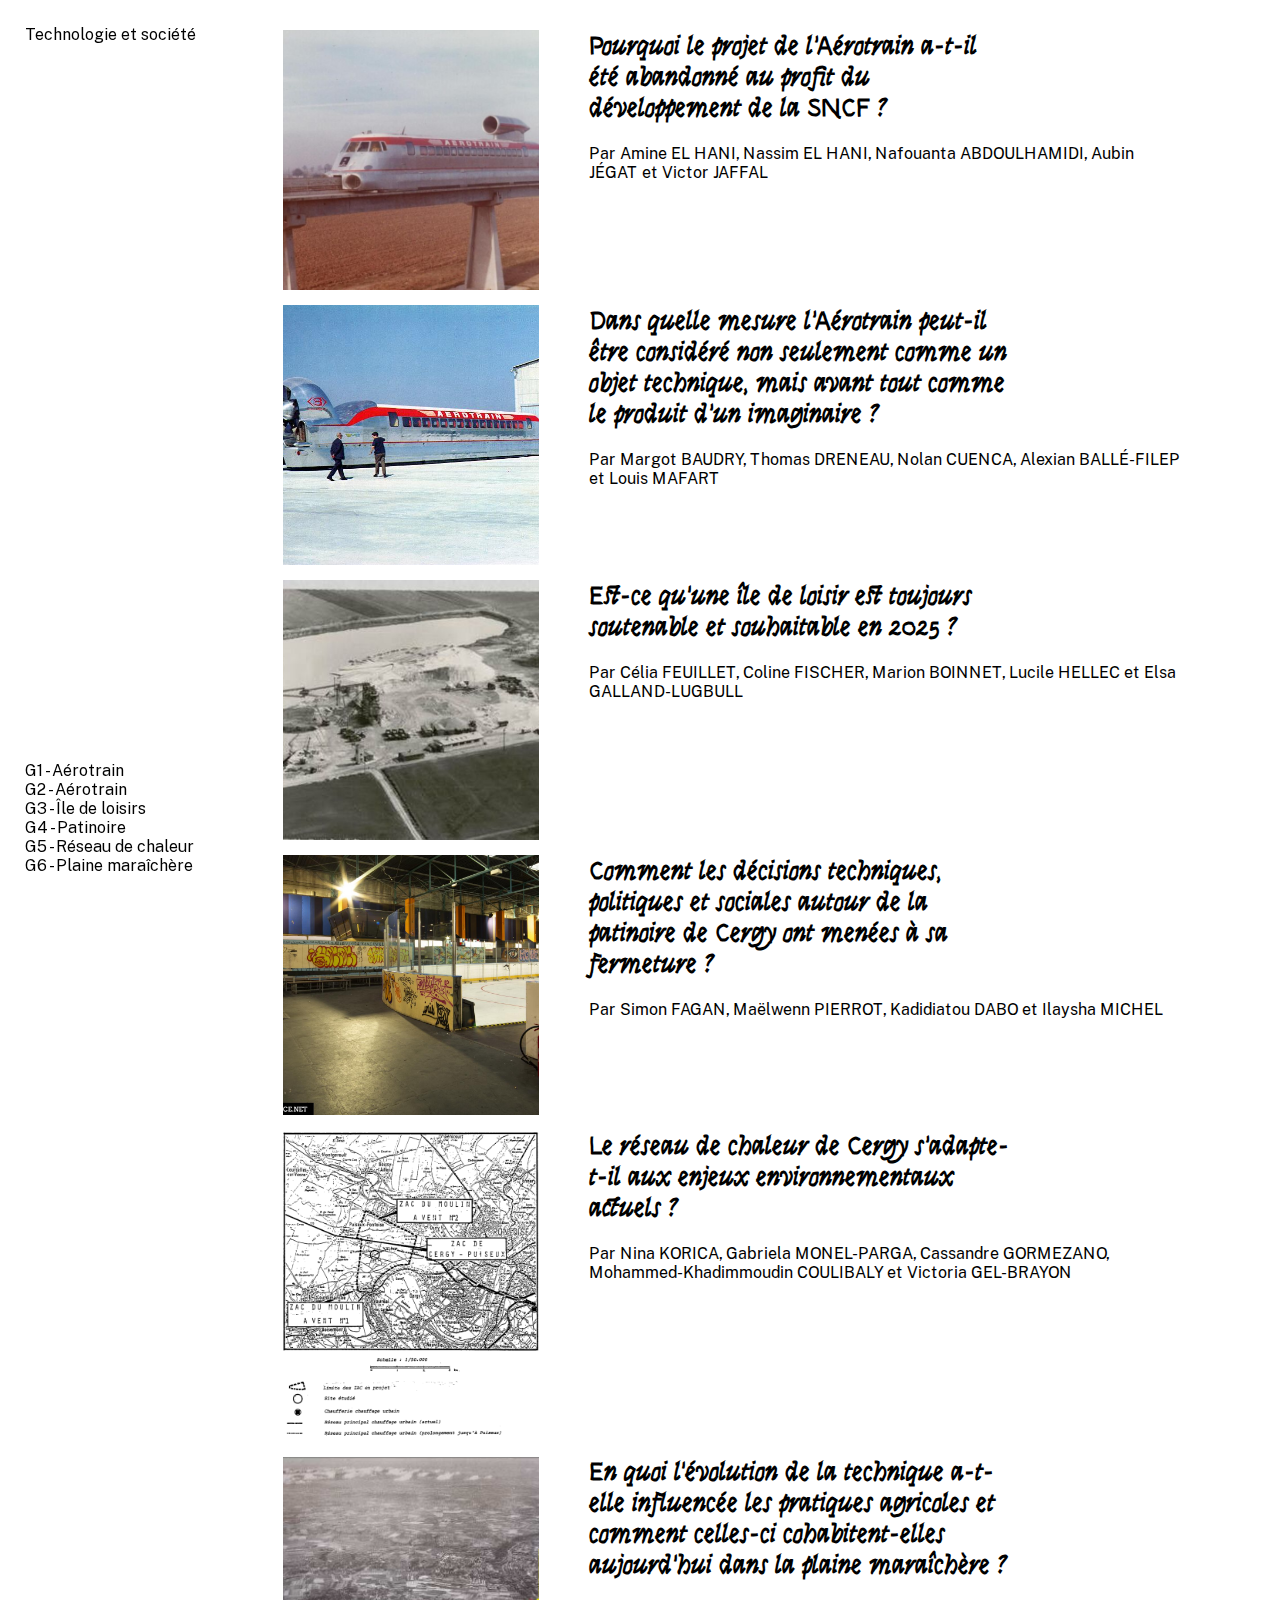
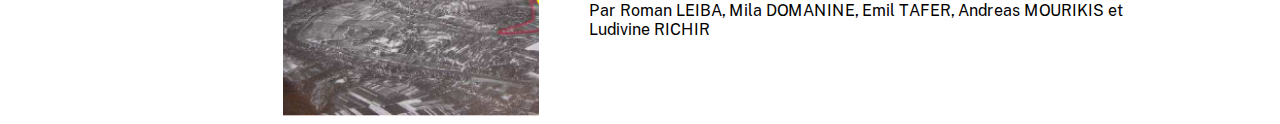
<file: index.html>
<!DOCTYPE html>
<html lang="en">
<head>
    <meta charset="UTF-8">
    <meta name="viewport" content="width=device-width, initial-scale=1.0">
    <title>Technologie et société</title>
    <link rel="stylesheet" type="text/css" href="style/main.css">
</head> 
<body>
    <div class="colonne1">
        <a href="index.html">Technologie et société</a>
        <nav>
            <a href="cas-etude/g1.html">G1 - Aérotrain</a>
            <a href="cas-etude/g2.html">G2 - Aérotrain</a>
            <a href="cas-etude/g3.html">G3 - Île de loisirs</a>
            <a href="cas-etude/g4.html">G4 - Patinoire</a>
            <a href="cas-etude/g5.html">G5 - Réseau de chaleur</a>
            <a href="cas-etude/g6.html">G6 - Plaine maraîchère</a>
        </nav>
    </div>
    <div id="colonne2">
        <article>
            <figure>
              <a href="cas-etude/g1.html"><img src="img/01-aerotrain.jpg"></a>
            </figure>  
            <header>
              <h2><a href="cas-etude/g1.html">Pourquoi le projet de l’Aérotrain a-t-il été abandonné au profit du développement de la SNCF ?</a></h2>
              <p>Par Amine EL HANI, Nassim EL HANI, Nafouanta ABDOULHAMIDI, Aubin JÉGAT et Victor JAFFAL</p>
            </header>
        </article>

        <article>
            <figure>
                <a href="cas-etude/g2.html"><img src="img/02-aerotrain.jpg"></a>
            </figure>  
            <header>
              <h2><a href="cas-etude/g2.html">Dans quelle mesure l’Aérotrain peut-il être considéré non seulement comme un objet technique, mais avant tout comme le produit d’un imaginaire ?</a></h2>
              <p>Par Margot BAUDRY, Thomas DRENEAU, Nolan CUENCA, Alexian BALLÉ-FILEP et Louis MAFART</p>
              </header>
        </article>

        <article>
            <figure>
                <a href="cas-etude/g3.html"><img src="img/03-ile-de-loisirs.jpg"></a>
            </figure>  
            <header>
              <h2><a href="cas-etude/g3.html">Est-ce qu'une île de loisir est toujours soutenable et souhaitable en 2025 ?</a></h2>
              <p>Par Célia FEUILLET, Coline FISCHER, Marion BOINNET, Lucile HELLEC et Elsa GALLAND-LUGBULL</p>
            </header>
        </article>

        <article>
            <figure>
                <a href="cas-etude/g4.html"><img src="img/04-patinoire.jpg"></a>
            </figure>  
            <header>
              <h2><a href="cas-etude/g4.html">Comment les décisions techniques, politiques et sociales autour de la patinoire de Cergy ont menées à sa fermeture ?</a></h2>
              <p>Par Simon FAGAN, Maëlwenn PIERROT, Kadidiatou DABO et Ilaysha MICHEL</p>
            </header>
        </article>

        <article>
            <figure>
                <a href="cas-etude/g5.html"><img src="img/05-geothermie.png"></a>
            </figure>  
            <header>
              <h2><a href="cas-etude/g5.html">Le réseau de chaleur de Cergy s’adapte-t-il aux enjeux environnementaux actuels ?</a></h2>
              <p>Par Nina KORICA, Gabriela MONEL-PARGA, Cassandre GORMEZANO, Mohammed-Khadimmoudin COULIBALY et Victoria GEL-BRAYON</p>
            </header>
        </article>

        <article>
            <figure>
                <a href="cas-etude/g6.html"><img src="img/06-plaine-maraichere.png"></a>
            </figure>  
            <header>
              <h2><a href="cas-etude/g6.html">En quoi l'évolution de la technique a-t-elle influencée les pratiques agricoles et comment celles-ci cohabitent-elles aujourd'hui dans la plaine maraîchère ?</a></h2>
              <p>Par Roman LEIBA, Mila DOMANINE, Emil TAFER, Andreas MOURIKIS et Ludivine RICHIR</p>
            </header>
        </article>
    </div>
</body>
</html>
</file>
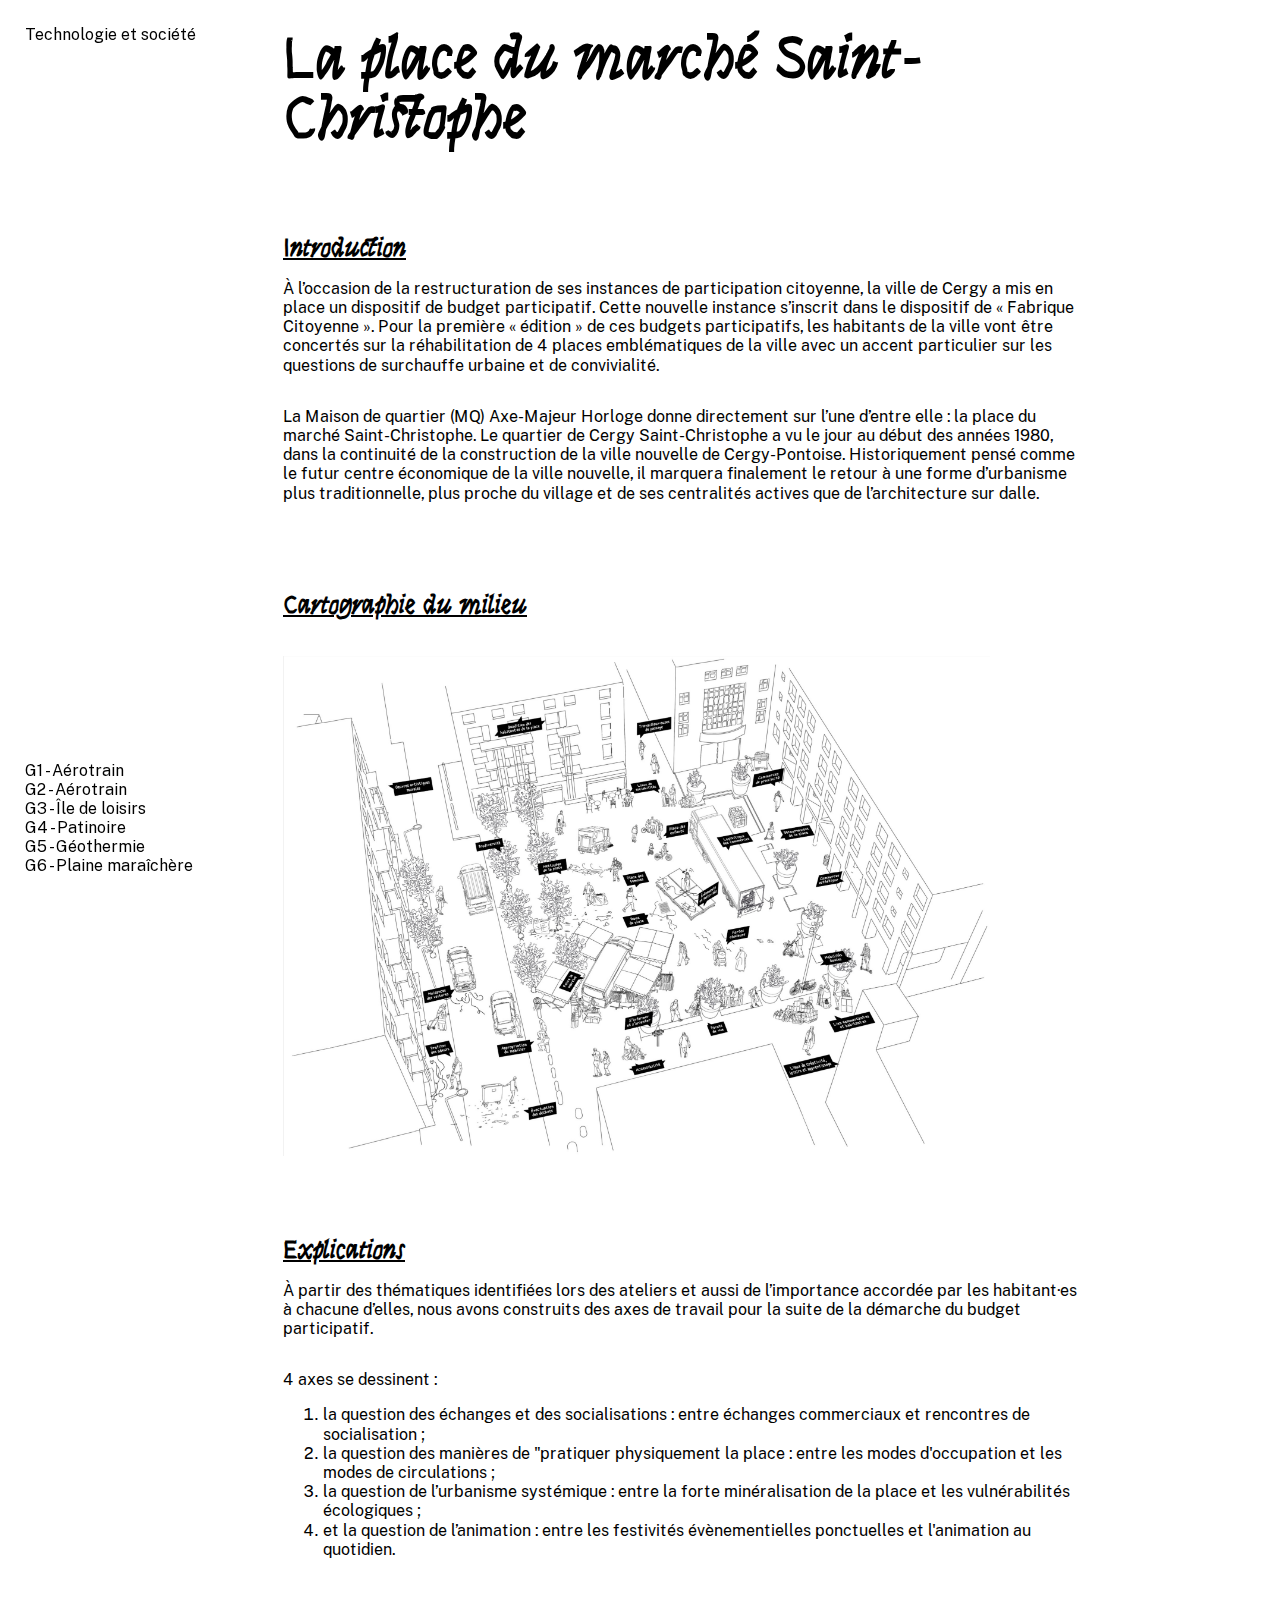
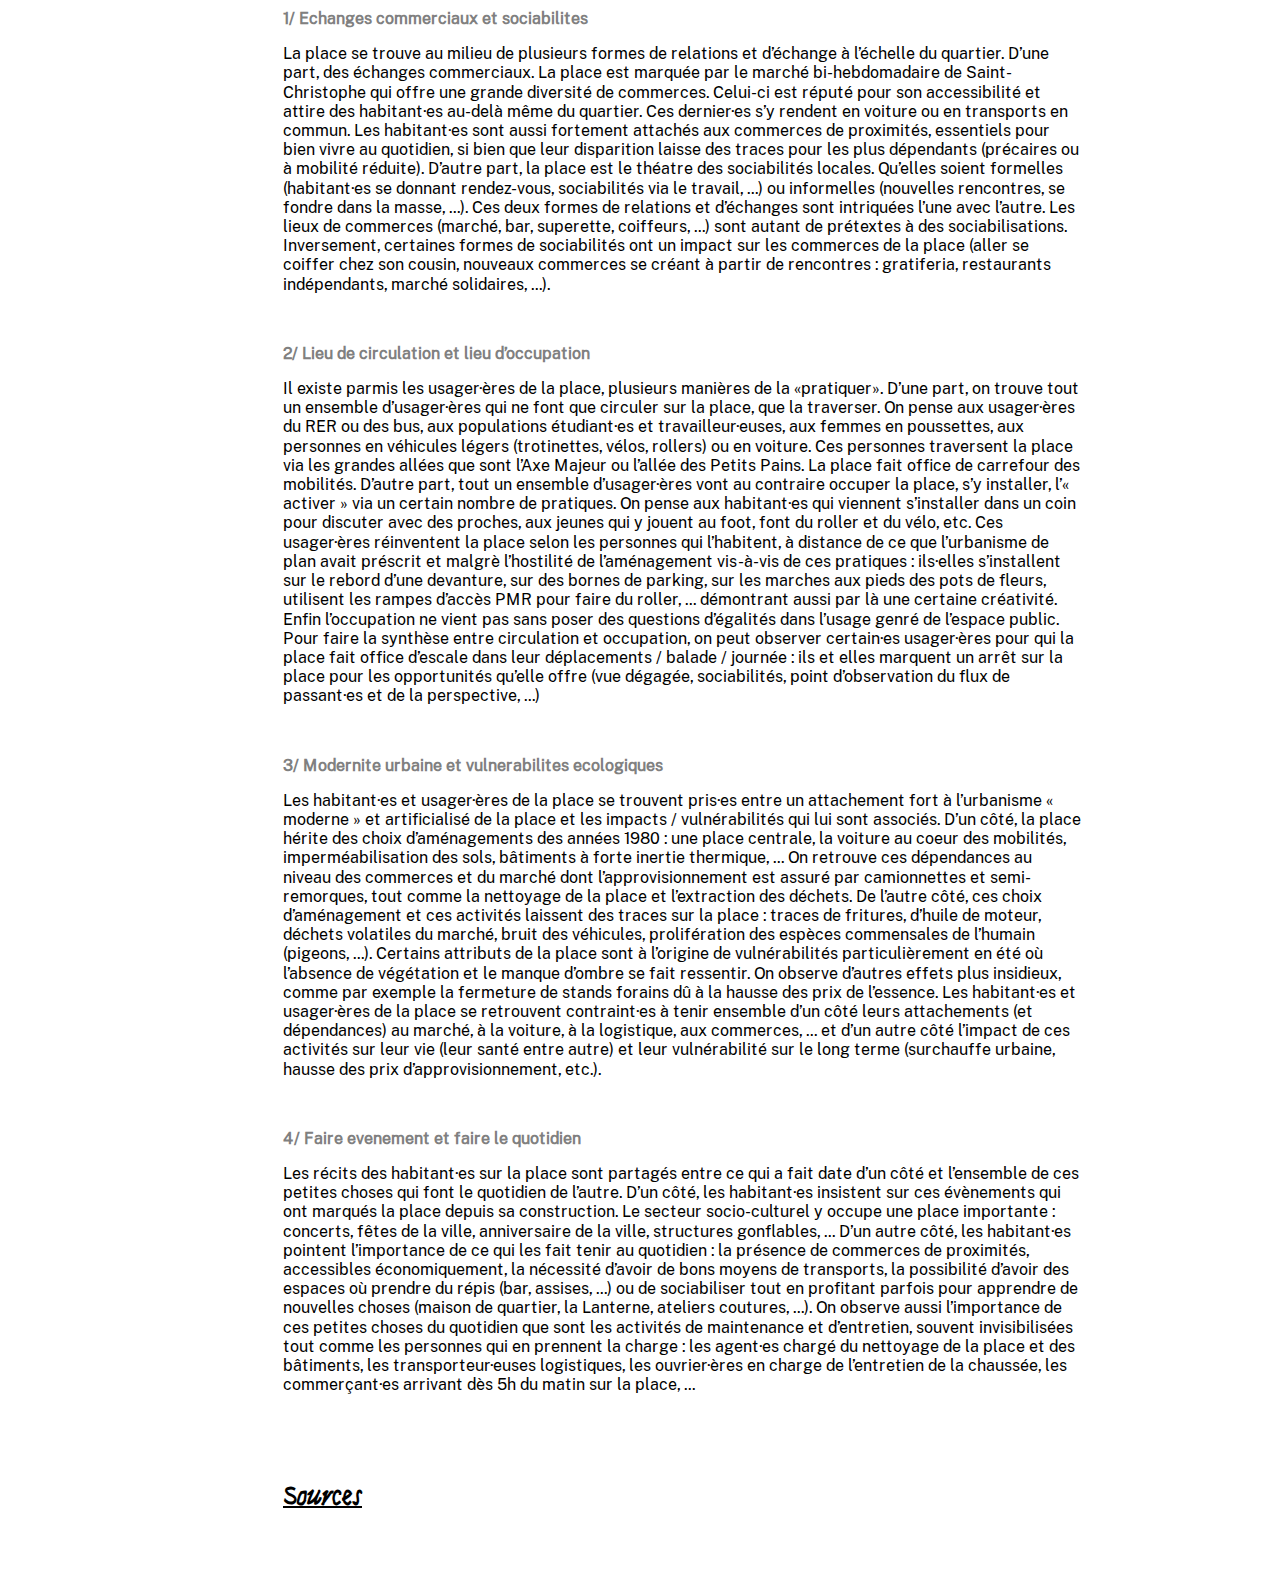
<file: cas-etude/g0.html>
<!DOCTYPE html>
<html lang="en">
<head>
    <meta charset="UTF-8">
    <meta name="viewport" content="width=device-width, initial-scale=1.0">
    <title>Technologie et société</title>
    <link rel="stylesheet" type="text/css" href="cas-etude.css">
</head> 
<body>
<div id="grid">
    <div class="colonne1">
        <a href="../index.html">Technologie et société</a>
        <nav>
            <a href="g1.html">G1 - Aérotrain</a>
            <a href="g2.html">G2 - Aérotrain</a>
            <a href="g3.html">G3 - Île de loisirs</a>
            <a href="g4.html">G4 - Patinoire</a>
            <a href="g5.html">G5 - Géothermie</a>
            <a href="g6.html">G6 - Plaine maraîchère</a>
        </nav>
    </div>
    <div class="colonne2">
        <h1>La place du marché Saint-Christophe</h1>
        <div class="blocdetexte">
            <h2>Introduction</h2>
                <p>À l’occasion de la restructuration de ses instances de participation citoyenne, la ville de Cergy a mis en place un dispositif de budget participatif. Cette nouvelle instance s’inscrit dans le dispositif de « Fabrique Citoyenne ». Pour la première « édition » de ces budgets participatifs, les habitants de la ville vont être concertés sur la réhabilitation de 4 places emblématiques de la ville avec un accent particulier sur les questions de surchauffe urbaine et de convivialité.</p>
                <p>La Maison de quartier (MQ) Axe-Majeur Horloge donne directement sur l’une d’entre elle : la place du marché Saint-Christophe. Le quartier de Cergy Saint-Christophe a vu le jour au début des années 1980, dans la continuité de la construction de la ville nouvelle de Cergy-Pontoise. Historiquement pensé comme le futur centre économique de la ville nouvelle, il marquera finalement le retour à une forme d’urbanisme plus traditionnelle, plus proche du village et de ses centralités actives que de l’architecture sur dalle.</p>
        </div>
            <h2 class="cartographie">Cartographie du milieu</h2>
                <img class="cartographie" src="../img/00-Cartographie-place.jpg">

        <div class="blocdetexte">
            <h2>Explications</h2>
                <p>À partir des thématiques identifiées lors des ateliers et aussi de l’importance accordée par les habitant·es à chacune d’elles, nous avons construits des axes de travail pour la suite de la démarche du budget participatif.
                <p>4 axes se dessinent :</p>
                <ol>
                    <li>la question des échanges et des socialisations : entre échanges commerciaux et rencontres de socialisation ;</li>
                    <li>la question des manières de "pratiquer physiquement la place : entre les modes d'occupation et les modes de circulations ;</li>
                    <li>la question de l’urbanisme systémique : entre la forte minéralisation de la place et les vulnérabilités écologiques ;</li>
                    <li>et la question de l’animation : entre les festivités évènementielles ponctuelles et l'animation au quotidien.</li>
                </ol>

                <h3>1/ Echanges commerciaux et sociabilites</h3>
                <p>La place se trouve au milieu de plusieurs formes de relations et d’échange à l’échelle du quartier. D’une part, des échanges commerciaux. La place est marquée par le marché bi-hebdomadaire de Saint-Christophe qui offre une grande diversité de commerces. Celui-ci est réputé pour son accessibilité et attire des habitant·es au-delà même du quartier. Ces dernier·es s’y rendent en voiture ou en transports en commun. Les habitant·es sont aussi fortement attachés aux commerces de proximités, essentiels pour bien vivre au quotidien, si bien que leur disparition laisse des traces pour les plus dépendants (précaires ou à mobilité réduite). D’autre part, la place est le théatre des sociabilités locales. Qu’elles soient formelles (habitant·es se donnant rendez-vous, sociabilités via le travail, ...) ou informelles (nouvelles rencontres, se fondre dans la masse, ...). Ces deux formes de relations et d’échanges sont intriquées l’une avec l’autre. Les lieux de commerces (marché, bar, superette, coiffeurs, ...) sont autant de prétextes à des sociabilisations. Inversement, certaines formes de sociabilités ont un impact sur les commerces de la place (aller se coiffer chez son cousin, nouveaux commerces se créant à partir de rencontres : gratiferia, restaurants indépendants, marché solidaires, ...).</p>

                <h3>2/ Lieu de circulation et lieu d’occupation</h3>
                <p>Il existe parmis les usager·ères de la place, plusieurs manières de la «pratiquer». D’une part, on trouve tout un ensemble d’usager·ères qui ne font que circuler sur la place, que la traverser. On pense aux usager·ères du RER ou des bus, aux populations étudiant·es et travailleur·euses, aux femmes en poussettes, aux personnes en véhicules légers (trotinettes, vélos, rollers) ou en voiture. Ces personnes traversent la place via les grandes allées que sont l’Axe Majeur ou l’allée des Petits Pains. La place fait office de carrefour des mobilités. D’autre part, tout un ensemble d’usager·ères vont au contraire occuper la place, s’y installer, l’« activer » via un certain nombre de pratiques. On pense aux habitant·es qui viennent s’installer dans un coin pour discuter avec des proches, aux jeunes qui y jouent au foot, font du roller et du vélo, etc. Ces usager·ères réinventent la place selon les personnes qui l’habitent, à distance de ce que l’urbanisme de plan avait préscrit et malgrè l’hostilité de l’aménagement vis-à-vis de ces pratiques : ils·elles s’installent sur le rebord d’une devanture, sur des bornes de parking, sur les marches aux pieds des pots de fleurs, utilisent les rampes d’accès PMR pour faire du roller, ... démontrant aussi par là une certaine créativité. Enfin l’occupation ne vient pas sans poser des questions d’égalités dans l’usage genré de l’espace public. Pour faire la synthèse entre circulation et occupation, on peut observer certain·es usager·ères pour qui la place fait office d’escale dans leur déplacements / balade / journée : ils et elles marquent un arrêt sur la place pour les opportunités qu’elle offre (vue dégagée, sociabilités, point d’observation du flux de passant·es et de la perspective, ...)</p>

                <h3>3/ Modernite urbaine et vulnerabilites ecologiques</h3>
                <p>Les habitant·es et usager·ères de la place se trouvent pris·es entre un attachement fort à l’urbanisme « moderne » et artificialisé de la place et les impacts / vulnérabilités qui lui sont associés. D’un côté, la place hérite des choix d’aménagements des années 1980 : une place centrale, la voiture au coeur des mobilités, imperméabilisation des sols, bâtiments à forte inertie thermique, ... On retrouve ces dépendances au niveau des commerces et du marché dont l’approvisionnement est assuré par camionnettes et semi-remorques, tout comme la nettoyage de la place et l’extraction des déchets. De l’autre côté, ces choix d’aménagement et ces activités laissent des traces sur la place : traces de fritures, d’huile de moteur, déchets volatiles du marché, bruit des véhicules, prolifération des espèces commensales de l’humain (pigeons, ...). Certains attributs de la place sont à l’origine de vulnérabilités particulièrement en été où l’absence de végétation et le manque d’ombre se fait ressentir. On observe d’autres effets plus insidieux, comme par exemple la fermeture de stands forains dû à la hausse des prix de l’essence. Les habitant·es et usager·ères de la place se retrouvent contraint·es à tenir ensemble d’un côté leurs attachements (et dépendances) au marché, à la voiture, à la logistique, aux commerces, ... et d’un autre côté l’impact de ces activités sur leur vie (leur santé entre autre) et leur vulnérabilité sur le long terme (surchauffe urbaine, hausse des prix d’approvisionnement, etc.).</p>

                <h3>4/ Faire evenement et faire le quotidien</h3>
                <p>Les récits des habitant·es sur la place sont partagés entre ce qui a fait date d’un côté et l’ensemble de ces petites choses qui font le quotidien de l’autre. D’un côté, les habitant·es insistent sur ces évènements qui ont marqués la place depuis sa construction. Le secteur socio-culturel y occupe une place importante : concerts, fêtes de la ville, anniversaire de la ville, structures gonflables, ... D’un autre côté, les habitant·es pointent l’importance de ce qui les fait tenir au quotidien : la présence de commerces de proximités, accessibles économiquement, la nécessité d’avoir de bons moyens de transports, la possibilité d’avoir des espaces où prendre du répis (bar, assises, ...) ou de sociabiliser tout en profitant parfois pour apprendre de nouvelles choses (maison de quartier, la Lanterne, ateliers coutures, ...). On observe aussi l’importance de ces petites choses du quotidien que sont les activités de maintenance et d’entretien, souvent invisibilisées tout comme les personnes qui en prennent la charge : les agent·es chargé du nettoyage de la place et des bâtiments, les transporteur·euses logistiques, les ouvrier·ères en charge de l’entretien de la chaussée, les commerçant·es arrivant dès 5h du matin sur la place, ...</p>
        </div> 

        <div class="blocdetexte">
            <h2>Sources</h2>
        </div>
    </div>
</div>
</body>
</html>
</file>
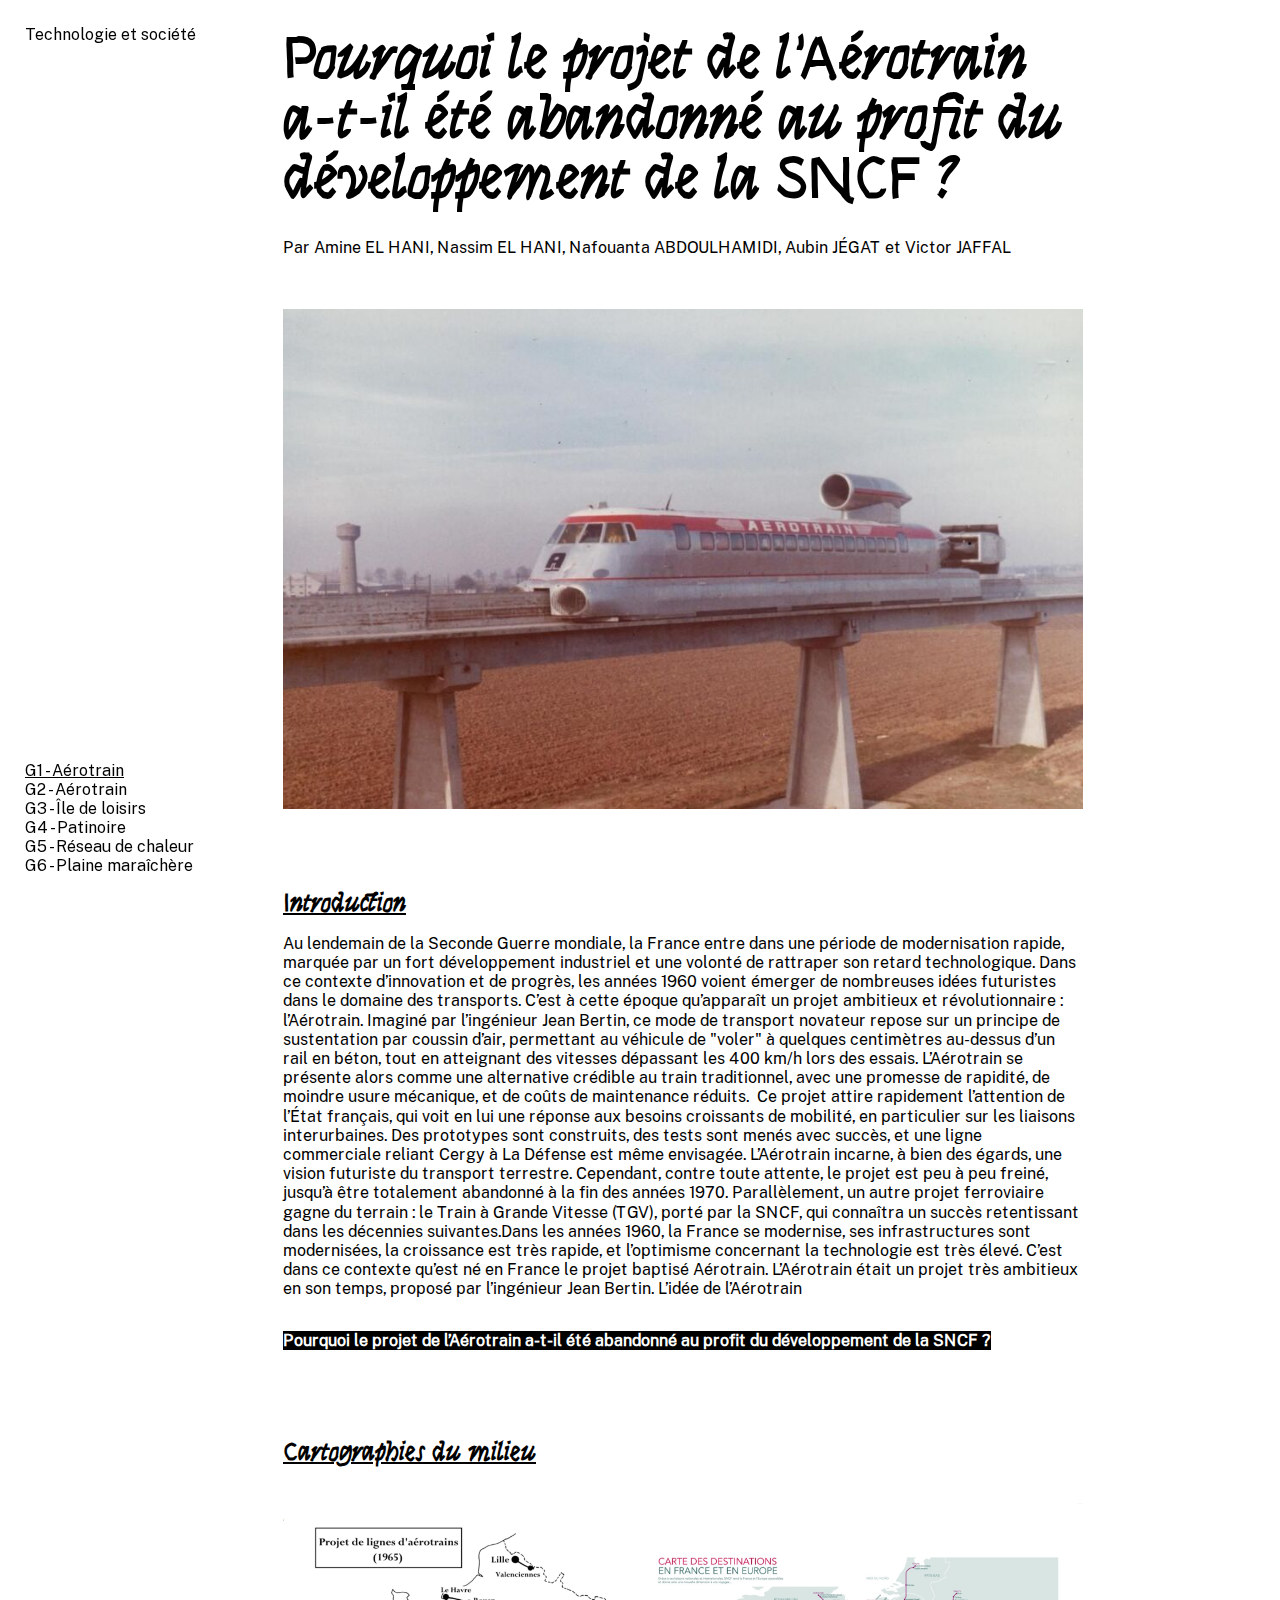
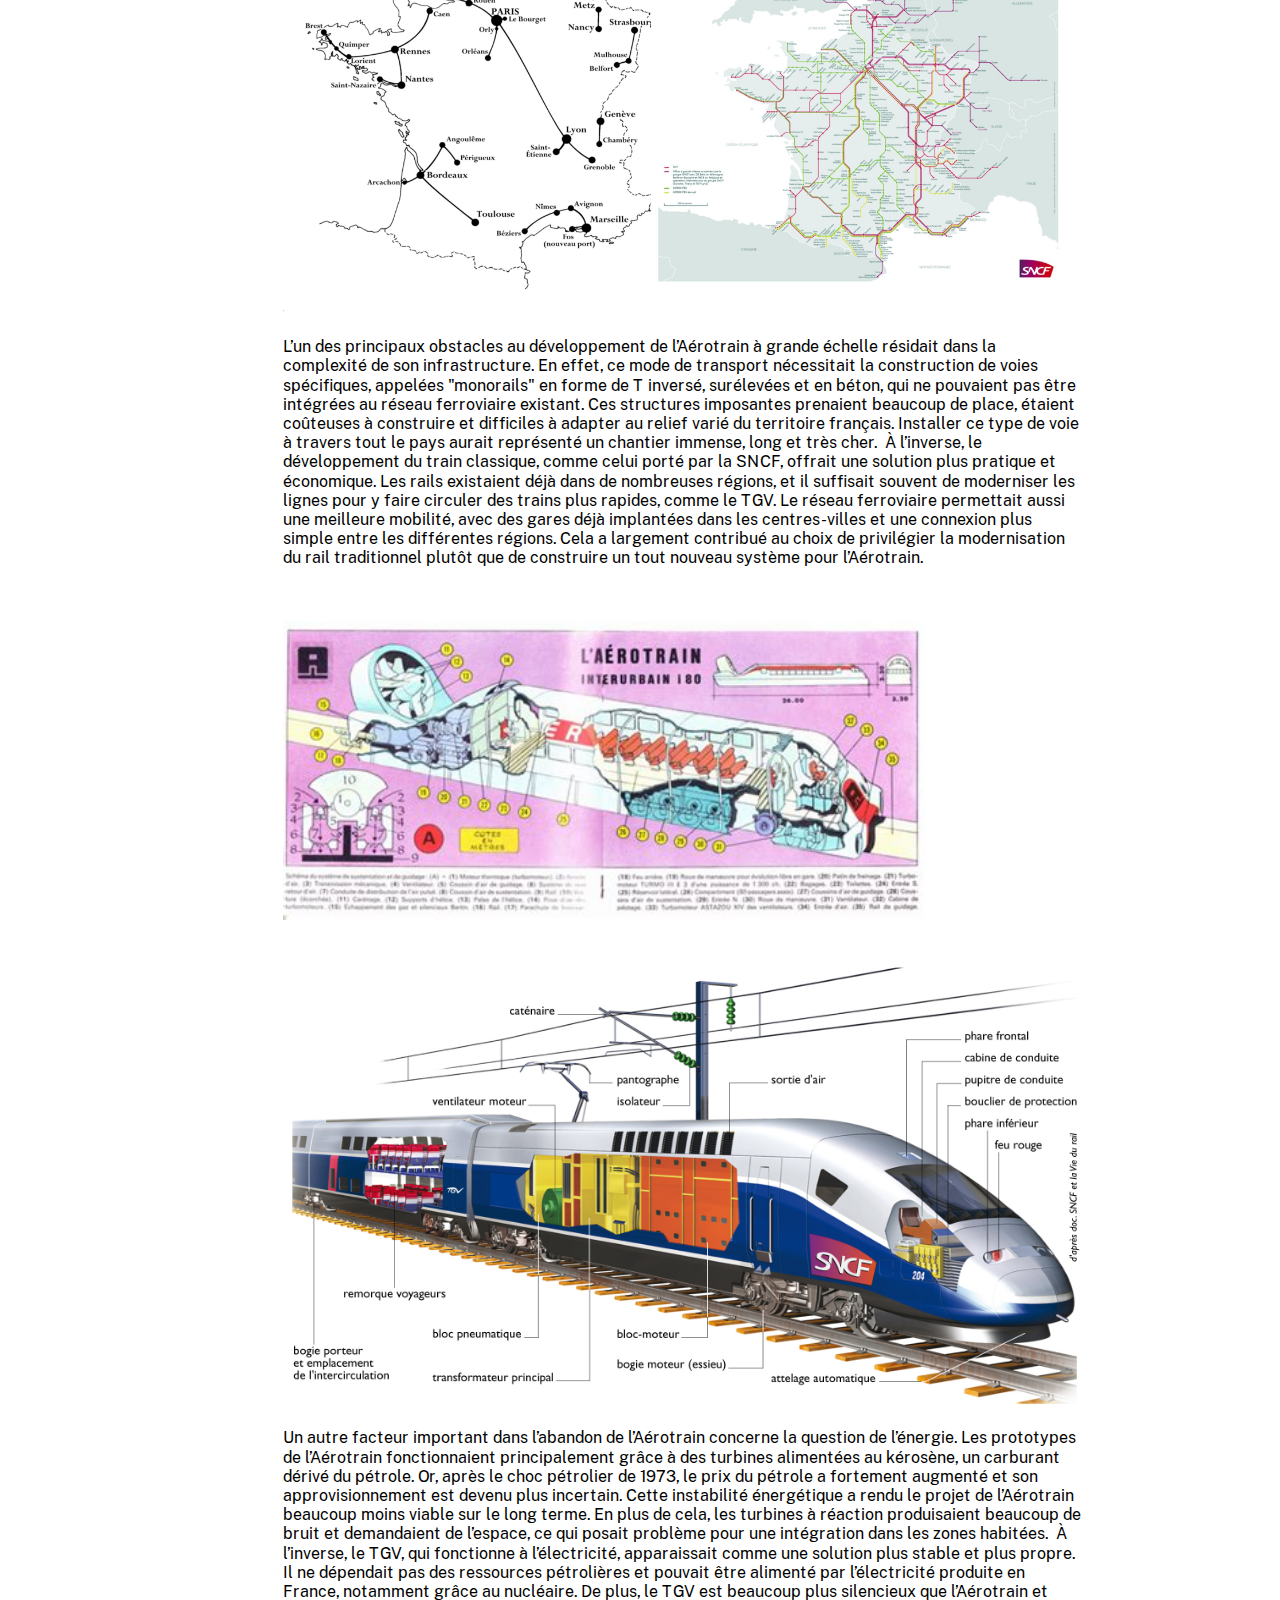
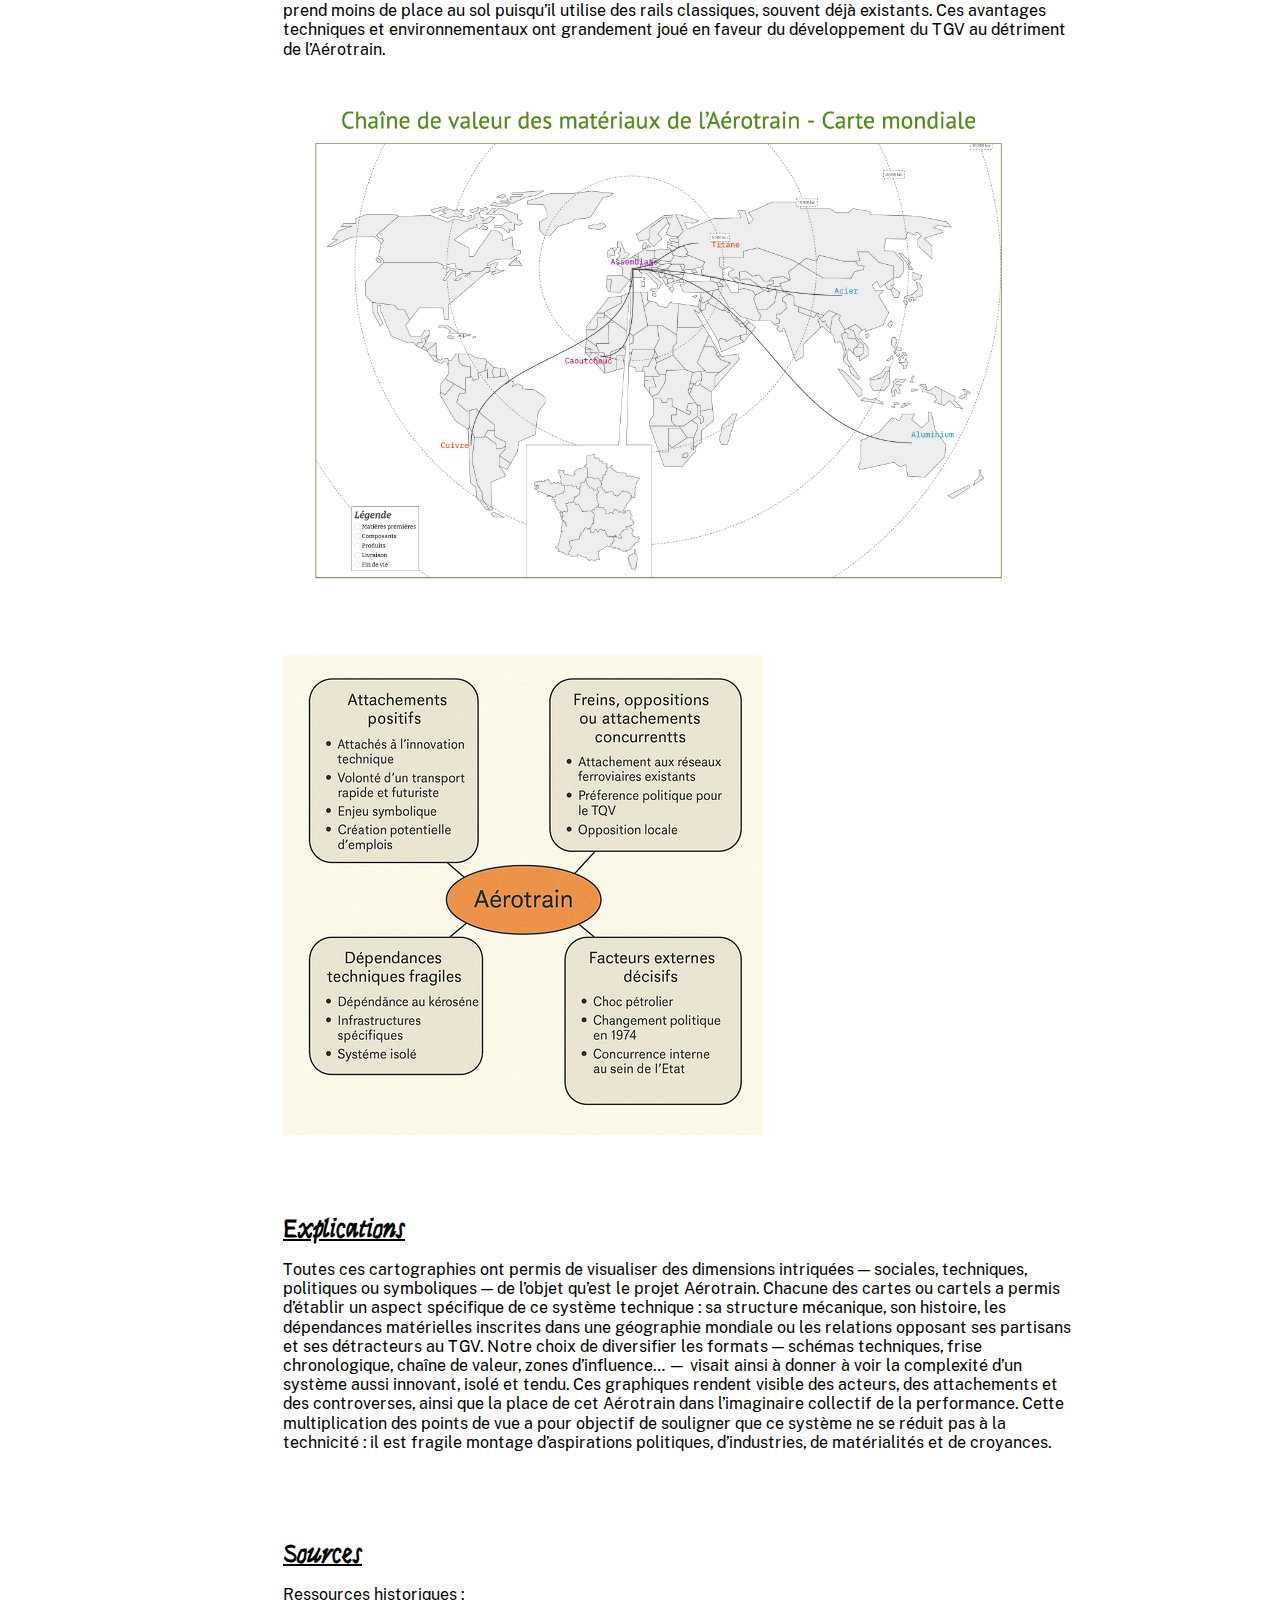
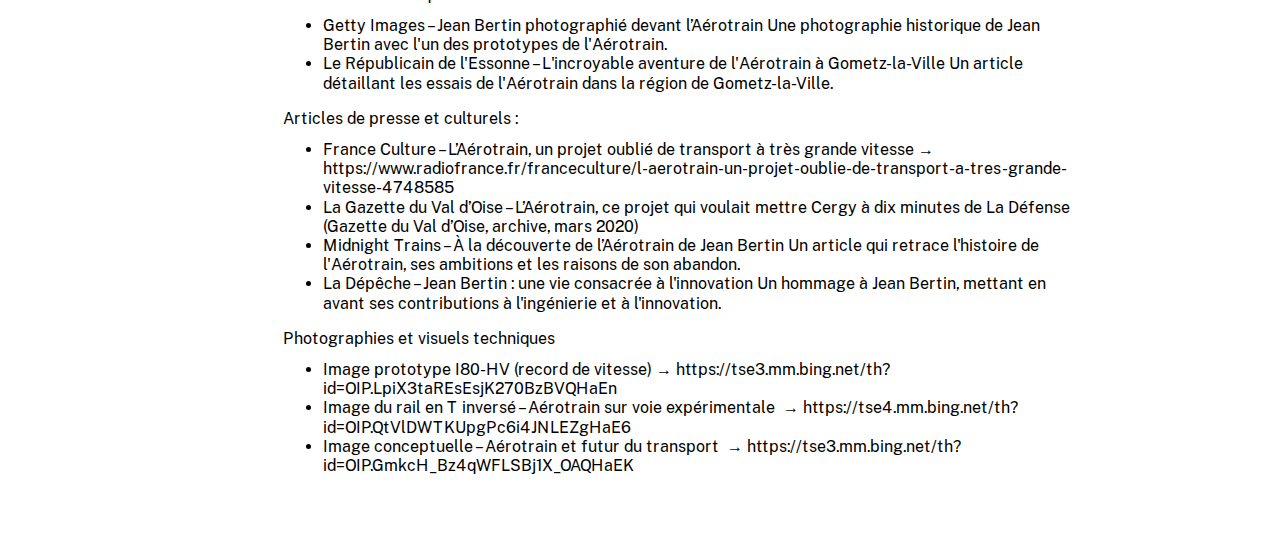
<file: cas-etude/g1.html>
<!DOCTYPE html>
<html lang="en">

<head>
    <meta charset="UTF-8">
    <meta name="viewport" content="width=device-width, initial-scale=1.0">
    <title>Technologie et société</title>
    <link rel="stylesheet" type="text/css" href="cas-etude.css">
</head>

<body>
    <div id="grid">
        <div class="colonne1">
            <a href="../index.html">Technologie et société</a>
            <nav>
                <a href="g1.html" style="text-decoration: underline;">G1 - Aérotrain</a>
                <a href="g2.html">G2 - Aérotrain</a>
                <a href="g3.html">G3 - Île de loisirs</a>
                <a href="g4.html">G4 - Patinoire</a>
                <a href="g5.html">G5 - Réseau de chaleur</a>
                <a href="g6.html">G6 - Plaine maraîchère</a>
            </nav>
        </div>
        <div class="colonne2">
            <h1>Pourquoi le projet de l’Aérotrain a-t-il été abandonné au profit du développement de la SNCF ?</h1>
            <p>Par Amine EL HANI, Nassim EL HANI, Nafouanta ABDOULHAMIDI, Aubin JÉGAT et Victor JAFFAL</p>
            <img class="couv" src="../img/01-aerotrain.jpg">

            <div class="blocdetexte">
                <h2>Introduction</h2>
                <p>Au lendemain de la Seconde Guerre mondiale, la France entre dans une période de modernisation rapide, marquée par un fort développement industriel et une volonté de rattraper son retard technologique. Dans ce contexte d’innovation et de progrès, les années 1960 voient émerger de nombreuses idées futuristes dans le domaine des transports. C’est à cette époque qu’apparaît un projet ambitieux et révolutionnaire : l’Aérotrain. Imaginé par l’ingénieur Jean Bertin, ce mode de transport novateur repose sur un principe de sustentation par coussin d’air, permettant au véhicule de "voler" à quelques centimètres au-dessus d’un rail en béton, tout en atteignant des vitesses dépassant les 400 km/h lors des essais. L’Aérotrain se présente alors comme une alternative crédible au train traditionnel, avec une promesse de rapidité, de moindre usure mécanique, et de coûts de maintenance réduits.  Ce projet attire rapidement l’attention de l’État français, qui voit en lui une réponse aux besoins croissants de mobilité, en particulier sur les liaisons interurbaines. Des prototypes sont construits, des tests sont menés avec succès, et une ligne commerciale reliant Cergy à La Défense est même envisagée. L’Aérotrain incarne, à bien des égards, une vision futuriste du transport terrestre. Cependant, contre toute attente, le projet est peu à peu freiné, jusqu’à être totalement abandonné à la fin des années 1970. Parallèlement, un autre projet ferroviaire gagne du terrain : le Train à Grande Vitesse (TGV), porté par la SNCF, qui connaîtra un succès retentissant dans les décennies suivantes.Dans les années 1960, la France se modernise, ses infrastructures sont modernisées, la croissance est très rapide, et l’optimisme concernant la technologie est très élevé. C’est dans ce contexte qu’est né en France le projet baptisé Aérotrain. L’Aérotrain était un projet très ambitieux en son temps, proposé par l’ingénieur Jean Bertin. L’idée de l’Aérotrain </p>
                <p><b style="background-color: black; color: white;">Pourquoi le projet de l’Aérotrain a-t-il été abandonné au profit du développement de la SNCF ?</b></p>

            </div>

            <h2 class="cartographie">Cartographies du milieu</h2>
            <img class="cartographie" src="../img/01-cartographie-aerotrain-sncf.jpg">
            <p>L’un des principaux obstacles au développement de l’Aérotrain à grande échelle résidait dans la complexité de son infrastructure. En effet, ce mode de transport nécessitait la construction de voies spécifiques, appelées "monorails" en forme de T inversé, surélevées et en béton, qui ne pouvaient pas être intégrées au réseau ferroviaire existant. Ces structures imposantes prenaient beaucoup de place, étaient coûteuses à construire et difficiles à adapter au relief varié du territoire français. Installer ce type de voie à travers tout le pays aurait représenté un chantier immense, long et très cher.  À l’inverse, le développement du train classique, comme celui porté par la SNCF, offrait une solution plus pratique et économique. Les rails existaient déjà dans de nombreuses régions, et il suffisait souvent de moderniser les lignes pour y faire circuler des trains plus rapides, comme le TGV. Le réseau ferroviaire permettait aussi une meilleure mobilité, avec des gares déjà implantées dans les centres-villes et une connexion plus simple entre les différentes régions. Cela a largement contribué au choix de privilégier la modernisation du rail traditionnel plutôt que de construire un tout nouveau système pour l’Aérotrain.</p>
            <img class="cartographie" src="../img/01-aerotrain-schéma.png">
            <img class="cartographie" src="../img/01-sncf-schema.png">
            <p>Un autre facteur important dans l’abandon de l’Aérotrain concerne la question de l’énergie. Les prototypes de l’Aérotrain fonctionnaient principalement grâce à des turbines alimentées au kérosène, un carburant dérivé du pétrole. Or, après le choc pétrolier de 1973, le prix du pétrole a fortement augmenté et son approvisionnement est devenu plus incertain. Cette instabilité énergétique a rendu le projet de l’Aérotrain beaucoup moins viable sur le long terme. En plus de cela, les turbines à réaction produisaient beaucoup de bruit et demandaient de l’espace, ce qui posait problème pour une intégration dans les zones habitées.  À l’inverse, le TGV, qui fonctionne à l’électricité, apparaissait comme une solution plus stable et plus propre. Il ne dépendait pas des ressources pétrolières et pouvait être alimenté par l’électricité produite en France, notamment grâce au nucléaire. De plus, le TGV est beaucoup plus silencieux que l’Aérotrain et prend moins de place au sol puisqu’il utilise des rails classiques, souvent déjà existants. Ces avantages techniques et environnementaux ont grandement joué en faveur du développement du TGV au détriment de l’Aérotrain.</p>
            <img class="cartographie" src="../img/01-chaine-de-valeur.jpg">
            <img class="cartographie" src="../img/01-Attachements-et-dependances.png">

            <div class="blocdetexte">
                <h2>Explications</h2>
                <p>Toutes ces cartographies ont permis de visualiser des dimensions intriquées — sociales, techniques, politiques ou symboliques — de l’objet qu’est le projet Aérotrain. Chacune des cartes ou cartels a permis d’établir un aspect spécifique de ce système technique : sa structure mécanique, son histoire, les dépendances matérielles inscrites dans une géographie mondiale ou les relations opposant ses partisans et ses détracteurs au TGV. Notre choix de diversifier les formats — schémas techniques, frise chronologique, chaîne de valeur, zones d’influence… — visait ainsi à donner à voir la complexité d’un système aussi innovant, isolé et tendu. Ces graphiques rendent visible des acteurs, des attachements et des controverses, ainsi que la place de cet Aérotrain dans l’imaginaire collectif de la performance. Cette multiplication des points de vue a pour objectif de souligner que ce système ne se réduit pas à la technicité : il est fragile montage d’aspirations politiques, d’industries, de matérialités et de croyances.</p>
            </div>

            <div class="blocdetexte">
                <h2>Sources</h2>
                <p>Ressources historiques :</p>
                <ul>
                    <li>Getty Images – Jean Bertin photographié devant l’Aérotrain Une photographie historique de Jean Bertin avec l'un des prototypes de l'Aérotrain.​</li>
                    <li>Le Républicain de l'Essonne – L'incroyable aventure de l'Aérotrain à Gometz-la-Ville Un article détaillant les essais de l'Aérotrain dans la région de Gometz-la-Ville.</li>
                </ul>
                <p>Articles de presse et culturels :</p>
                <ul>
                    <li>France Culture – L’Aérotrain, un projet oublié de transport à très grande vitesse → <a href=https://www.radiofrance.fr/franceculture/l-aerotrain-un-projet-oublie-de-transport-a-tres-grande-vitesse-4748585>https://www.radiofrance.fr/franceculture/l-aerotrain-un-projet-oublie-de-transport-a-tres-grande-vitesse-4748585</a></li>
                    <li>La Gazette du Val d’Oise – L’Aérotrain, ce projet qui voulait mettre Cergy à dix minutes de La Défense (Gazette du Val d’Oise, archive, mars 2020)</li>
                    <li>Midnight Trains – À la découverte de l’Aérotrain de Jean Bertin Un article qui retrace l'histoire de l'Aérotrain, ses ambitions et les raisons de son abandon.​</li>
                    <li>La Dépêche – Jean Bertin : une vie consacrée à l'innovation Un hommage à Jean Bertin, mettant en avant ses contributions à l'ingénierie et à l'innovation.​</li>
                </ul>
                <p>Photographies et visuels techniques</p>
                <ul>
                    <li>Image prototype I80-HV (record de vitesse) → <a href="https://tse3.mm.bing.net/th?id=OIP.LpiX3taREsEsjK270BzBVQHaEn">https://tse3.mm.bing.net/th?id=OIP.LpiX3taREsEsjK270BzBVQHaEn</a></li>
                    <li>Image du rail en T inversé – Aérotrain sur voie expérimentale  → <a href="https://tse4.mm.bing.net/th?id=OIP.QtVlDWTKUpgPc6i4JNLEZgHaE6">https://tse4.mm.bing.net/th?id=OIP.QtVlDWTKUpgPc6i4JNLEZgHaE6</a></li>
                    <li>Image conceptuelle – Aérotrain et futur du transport  → <a href="https://tse3.mm.bing.net/th?id=OIP.GmkcH_Bz4qWFLSBj1X_OAQHaEK">https://tse3.mm.bing.net/th?id=OIP.GmkcH_Bz4qWFLSBj1X_OAQHaEK</a></li>
                </ul>
            </div>
        </div>
    </div>
</body>

</html>
</file>
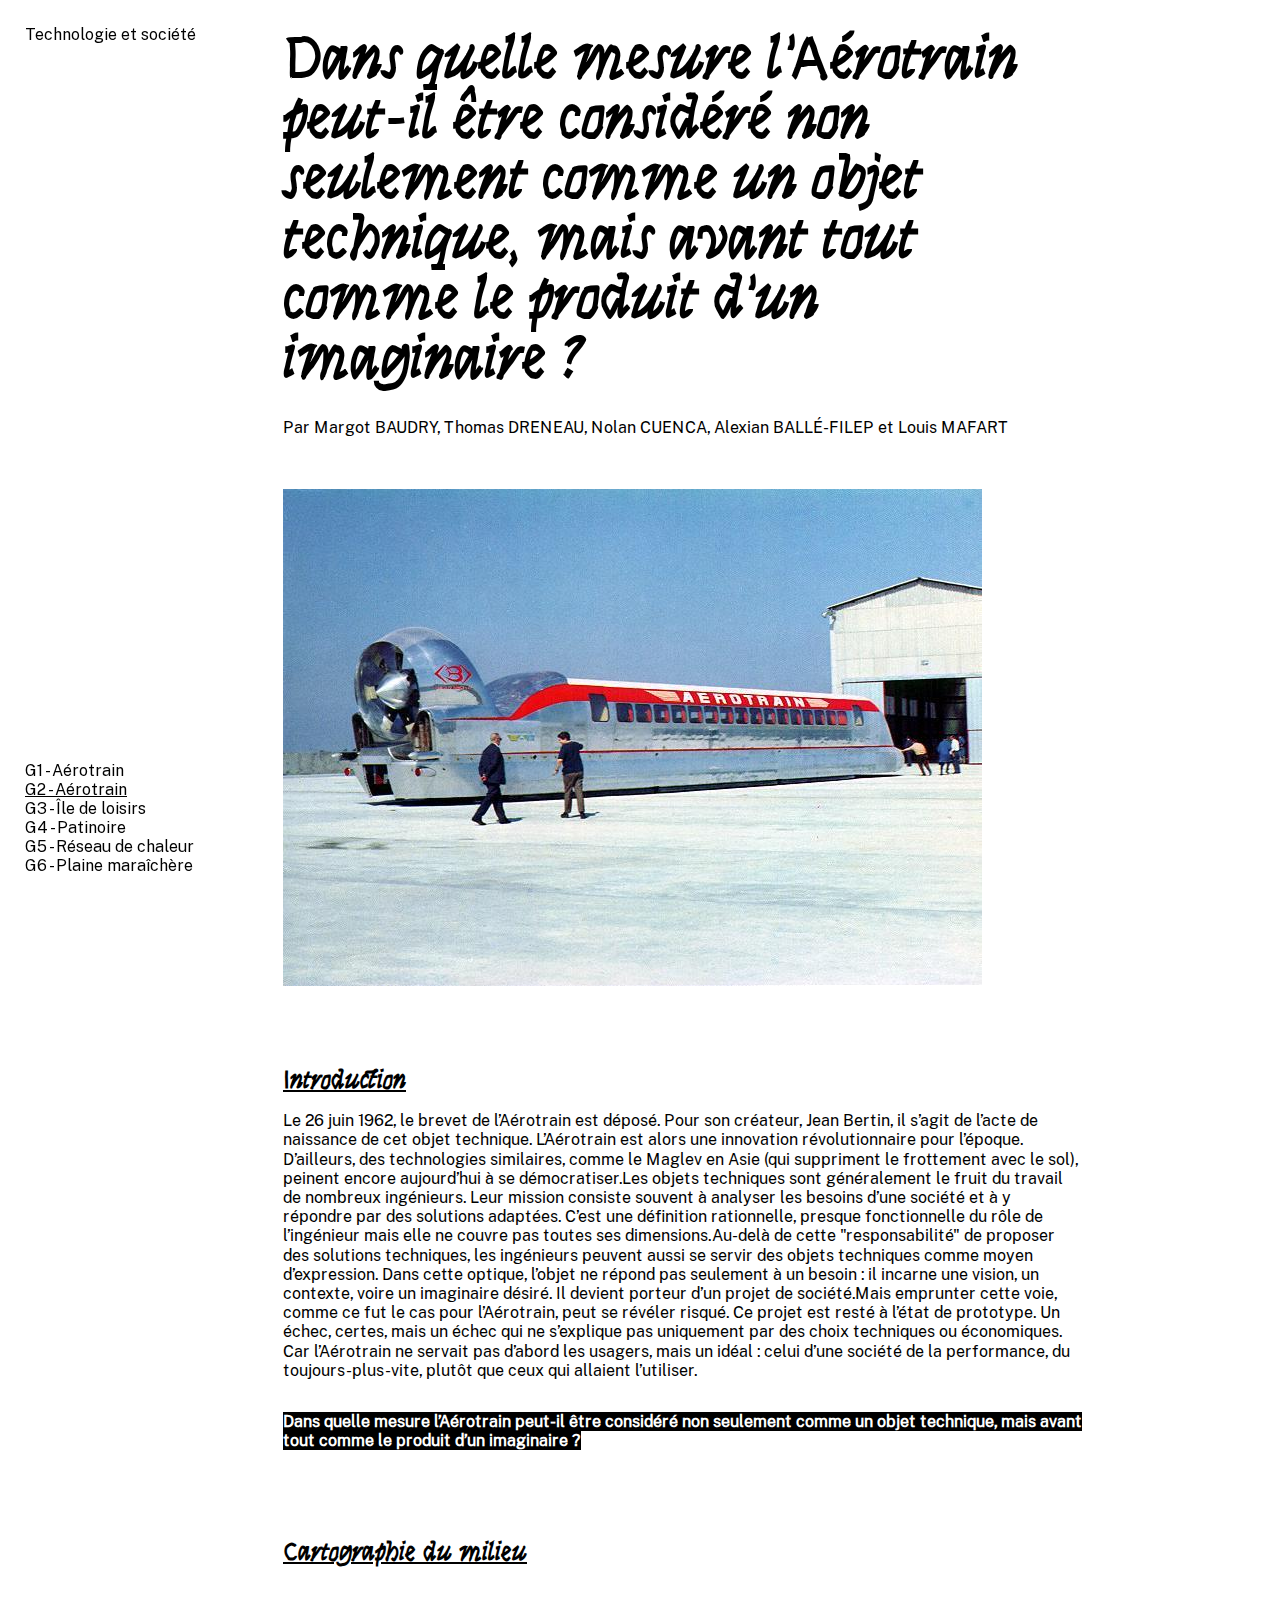
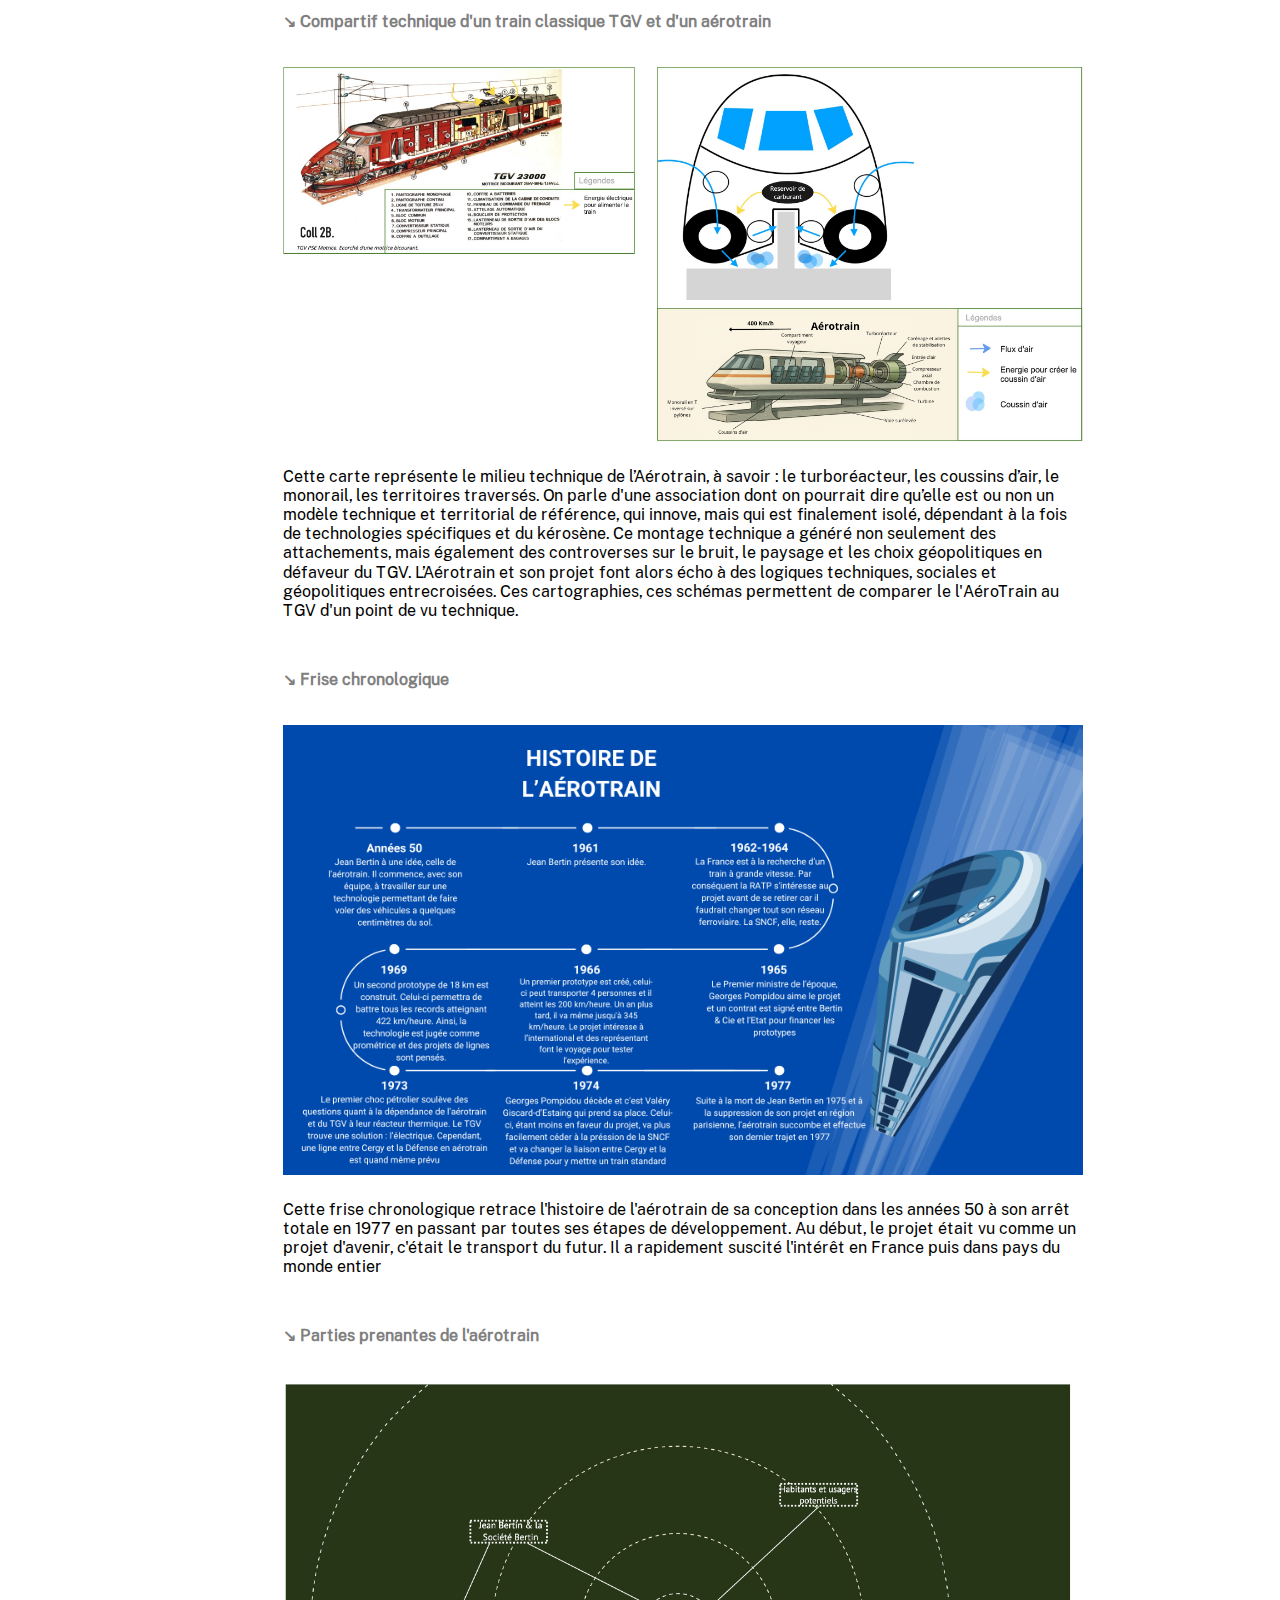
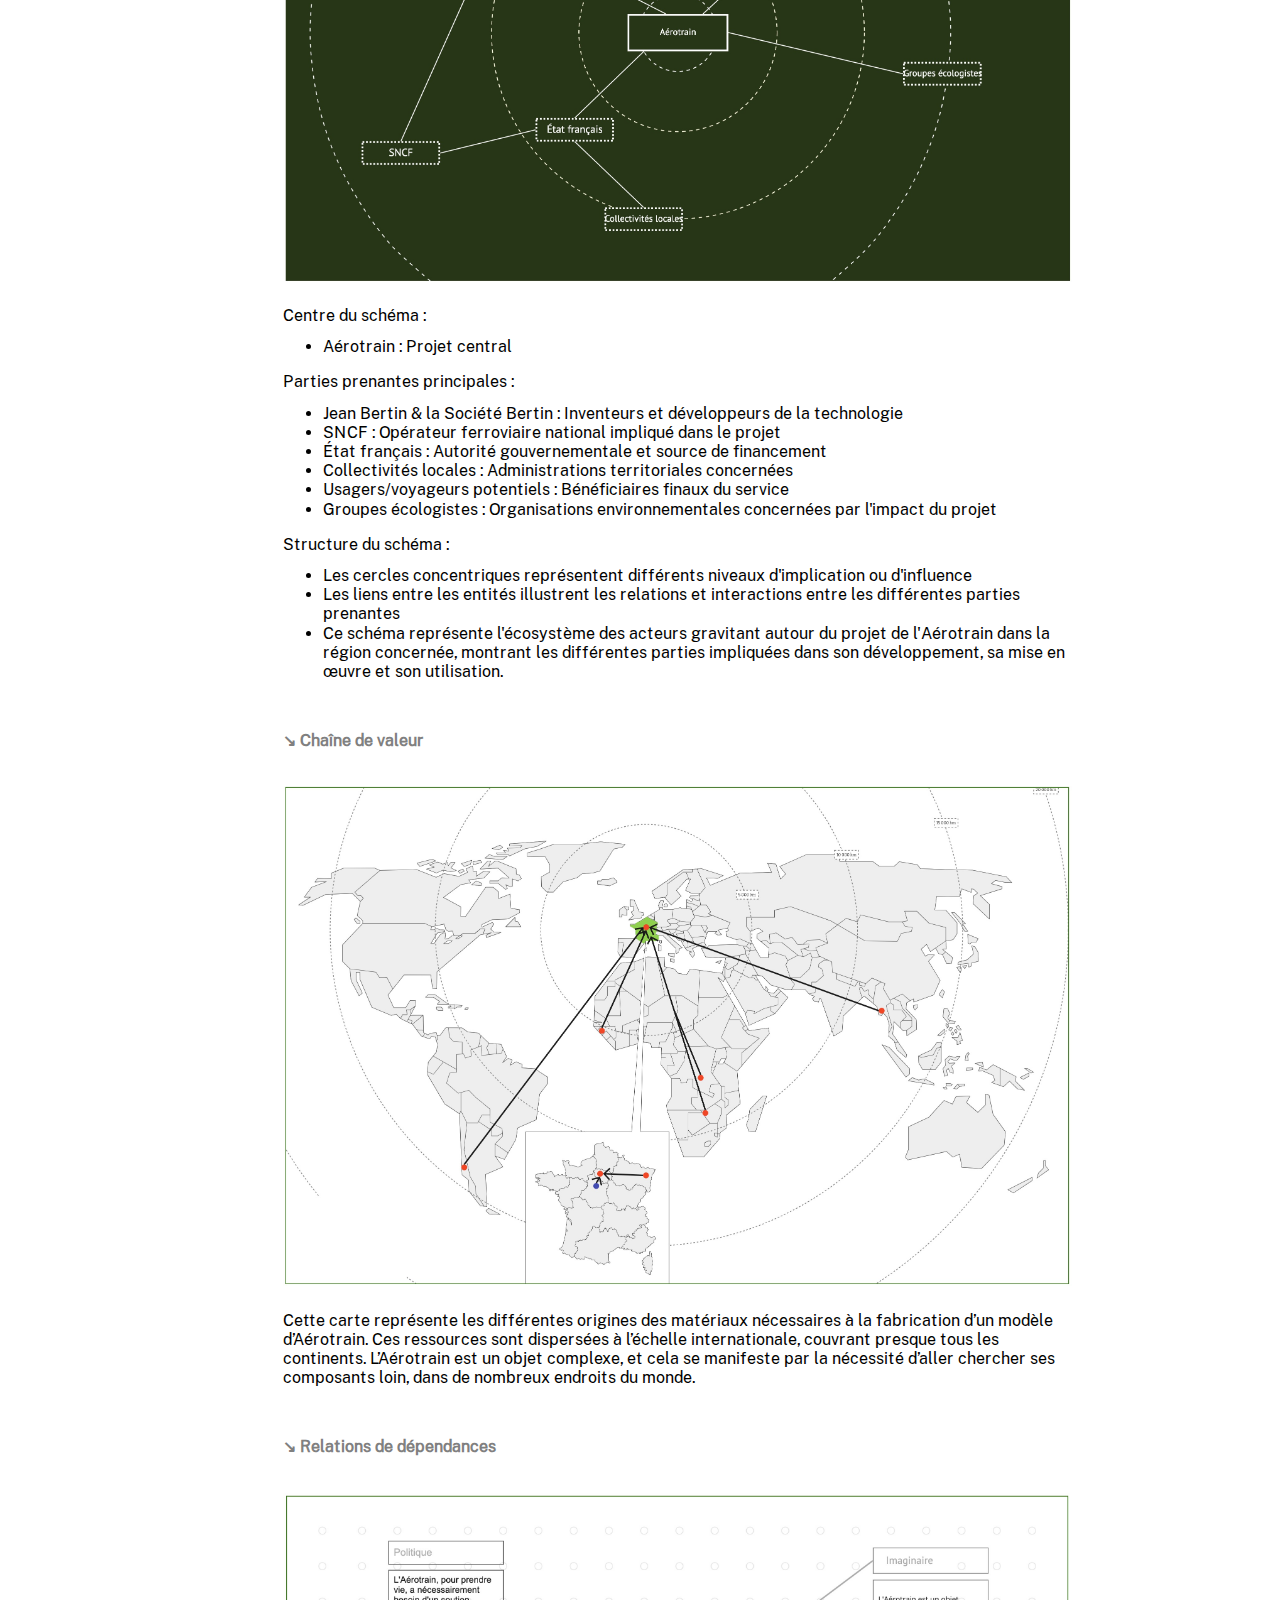
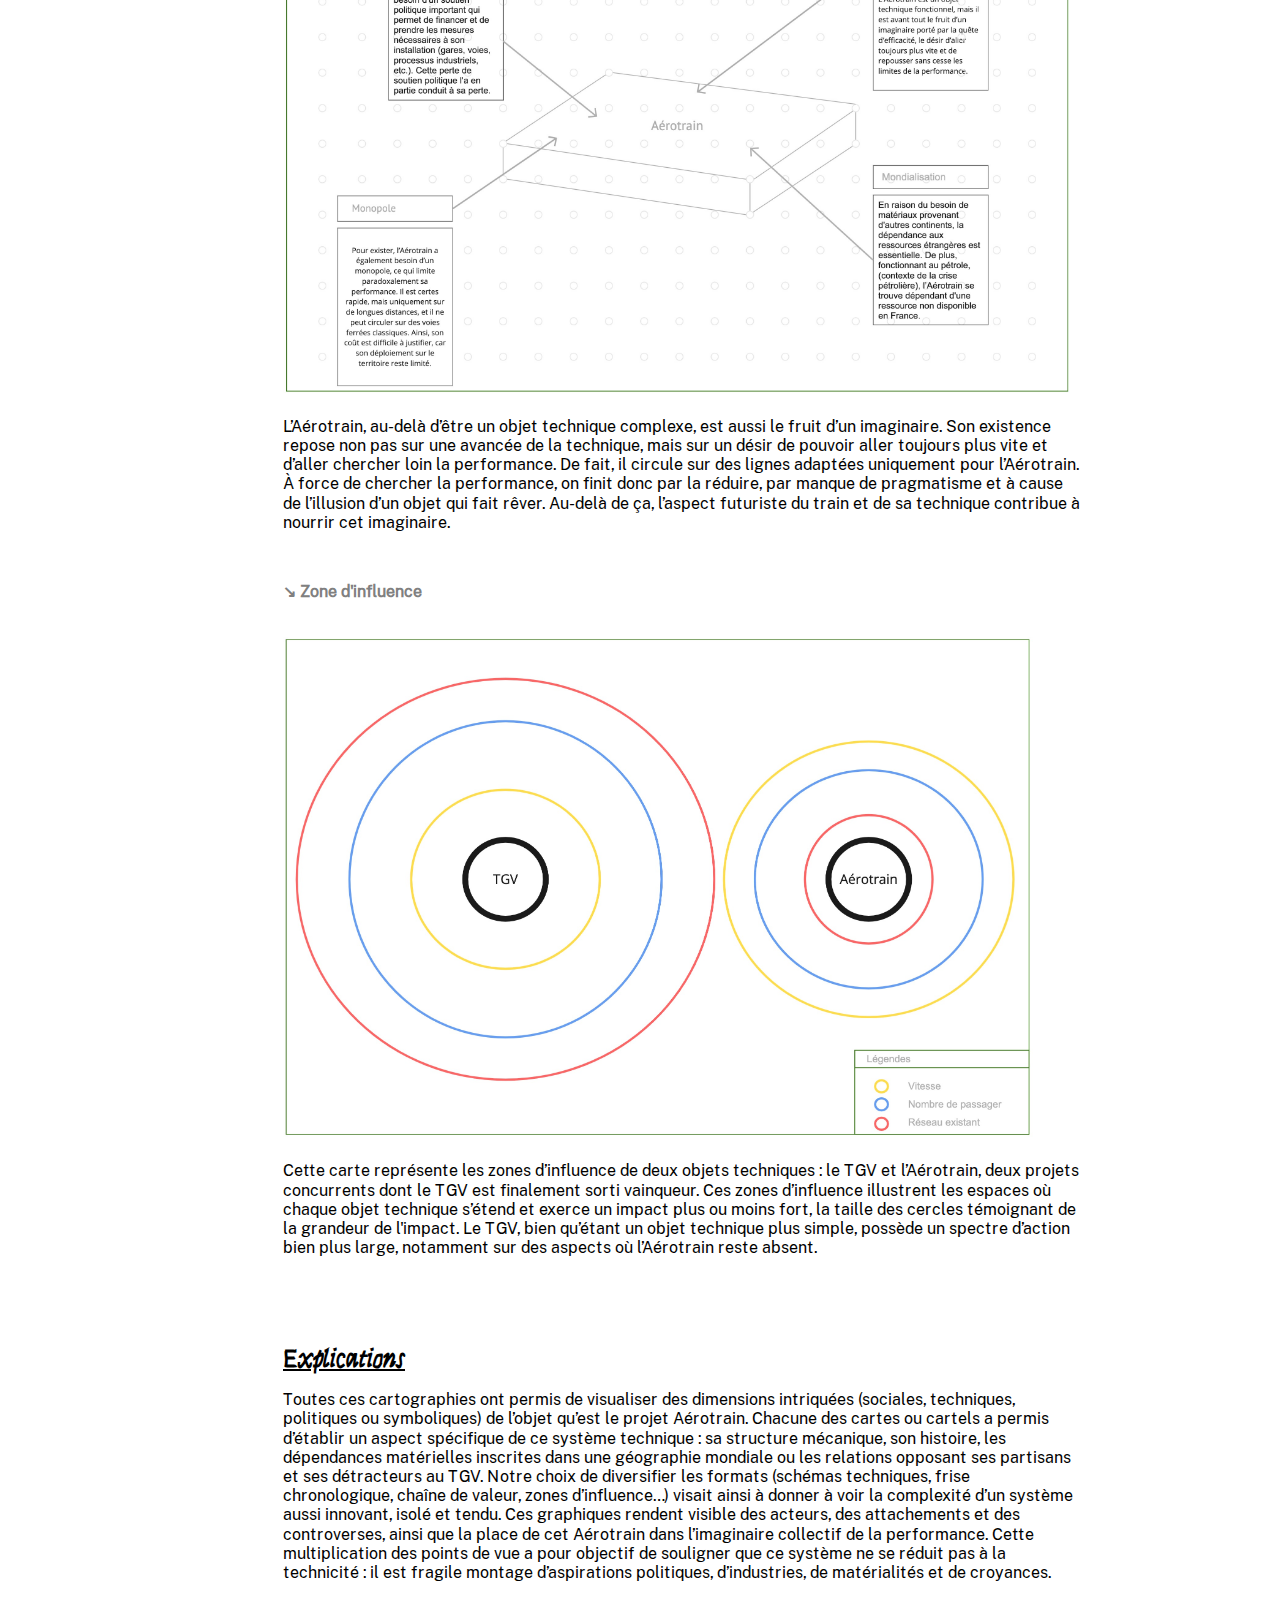
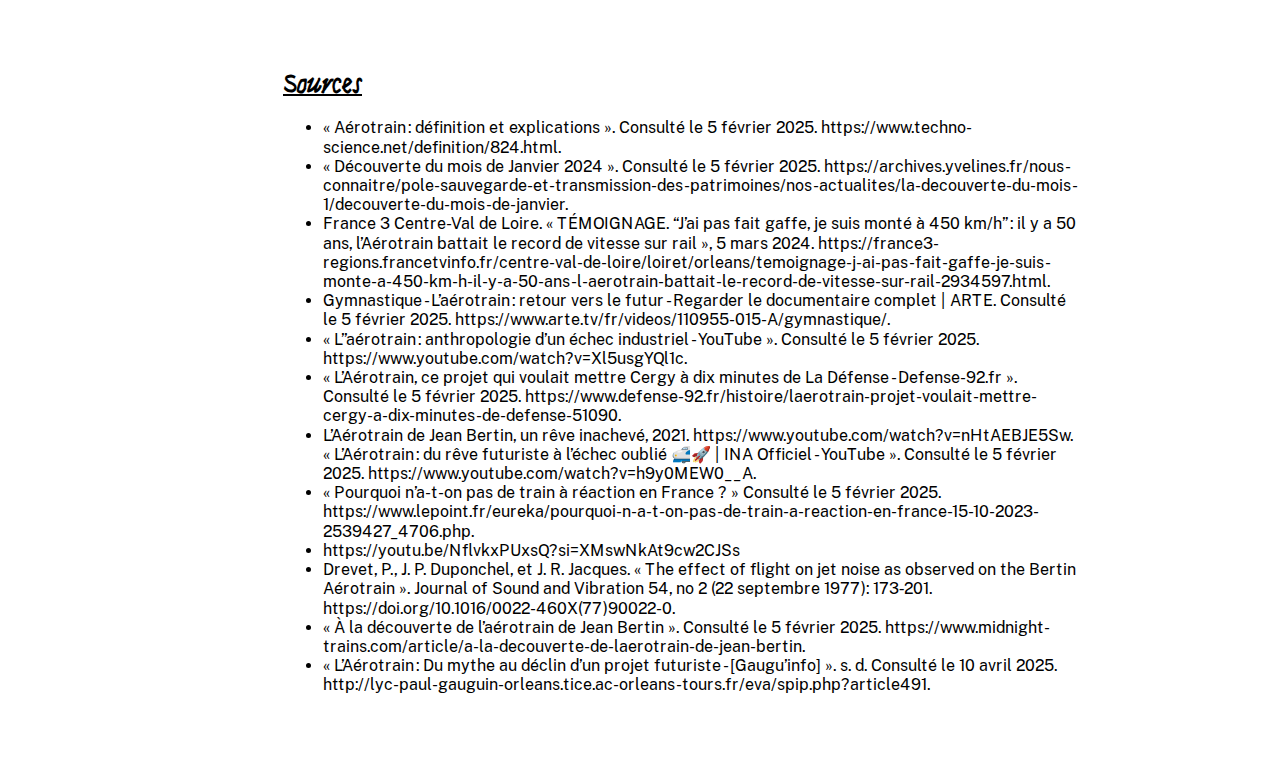
<file: cas-etude/g2.html>
<!DOCTYPE html>
<html lang="en">

<head>
    <meta charset="UTF-8">
    <meta name="viewport" content="width=device-width, initial-scale=1.0">
    <title>Technologie et société</title>
    <link rel="stylesheet" type="text/css" href="cas-etude.css">
</head>

<body>
    <div id="grid">
        <div class="colonne1">
            <a href="../index.html">Technologie et société</a>
            <nav>
                <a href="g1.html">G1 - Aérotrain</a>
                <a href="g2.html" style="text-decoration: underline;">G2 - Aérotrain</a>
                <a href="g3.html">G3 - Île de loisirs</a>
                <a href="g4.html">G4 - Patinoire</a>
                <a href="g5.html">G5 - Réseau de chaleur</a>
                <a href="g6.html">G6 - Plaine maraîchère</a>
            </nav>
        </div>
        <div class="colonne2">
            <h1>Dans quelle mesure l’Aérotrain peut-il être considéré non seulement comme un objet technique, mais avant tout comme le produit d’un imaginaire ?</h1>
            <p>Par Margot BAUDRY, Thomas DRENEAU, Nolan CUENCA, Alexian BALLÉ-FILEP et Louis MAFART</p>
            <img class="couv" src="../img/02-aerotrain.jpg">

            <div class="blocdetexte">
                <h2>Introduction</h2>
                <p>Le 26 juin 1962, le brevet de l’Aérotrain est déposé. Pour son créateur, Jean Bertin, il s’agit de l’acte de naissance de cet objet technique. L’Aérotrain est alors une innovation révolutionnaire pour l’époque. D’ailleurs, des technologies similaires, comme le Maglev en Asie (qui suppriment le frottement avec le sol), peinent encore aujourd’hui à se démocratiser.Les objets techniques sont généralement le fruit du travail de nombreux ingénieurs. Leur mission consiste souvent à analyser les besoins d’une société et à y répondre par des solutions adaptées. C’est une définition rationnelle, presque fonctionnelle du rôle de l’ingénieur mais elle ne couvre pas toutes ses dimensions.Au-delà de cette "responsabilité" de proposer des solutions techniques, les ingénieurs peuvent aussi se servir des objets techniques comme moyen d’expression. Dans cette optique, l’objet ne répond pas seulement à un besoin : il incarne une vision, un contexte, voire un imaginaire désiré. Il devient porteur d’un projet de société.Mais emprunter cette voie, comme ce fut le cas pour l’Aérotrain, peut se révéler risqué. Ce projet est resté à l’état de prototype. Un échec, certes, mais un échec qui ne s’explique pas uniquement par des choix techniques ou économiques. Car l’Aérotrain ne servait pas d’abord les usagers, mais un idéal : celui d’une société de la performance, du toujours-plus-vite, plutôt que ceux qui allaient l’utiliser.</p>

                <p><b style="background-color: black; color: white;">Dans quelle mesure l’Aérotrain peut-il être considéré non seulement comme un objet technique, mais avant tout comme le produit d’un imaginaire ?</b></p>

            </div>
            <h2 class="cartographie">Cartographie du milieu</h2>

            <h3>↘︎ Compartif technique d'un train classique TGV et d'un aérotrain</h3>
            <img class="cartographie" src="../img/02-tgv-vs-aerotrain.jpg">
            <p>Cette carte représente le milieu technique de l’Aérotrain, à savoir : le turboréacteur, les coussins d’air, le monorail, les territoires traversés. On parle d'une association dont on pourrait dire qu’elle est ou non un modèle technique et territorial de référence, qui innove, mais qui est finalement isolé, dépendant à la fois de technologies spécifiques et du kérosène. Ce montage technique a généré non seulement des attachements, mais également des controverses sur le bruit, le paysage et les choix géopolitiques en défaveur du TGV. L’Aérotrain et son projet font alors écho à des logiques techniques, sociales et géopolitiques entrecroisées. Ces cartographies, ces schémas permettent de comparer le l'AéroTrain au TGV d'un point de vu technique.</p>

            <h3>↘︎ Frise chronologique</h3>
            <img class="cartographie" src="../img/02-chronologie-aerotrain.png">
            <p>Cette frise chronologique retrace l'histoire de l'aérotrain de sa conception dans les années 50 à son arrêt totale en 1977 en passant par toutes ses étapes de développement. Au début, le projet était vu comme un projet d'avenir, c'était le transport du futur. Il a rapidement suscité l'intérêt en France puis dans pays du monde entier</p>

            <h3>↘︎ Parties prenantes de l'aérotrain</h3>
            <img class="cartographie" src="../img/02-parties-prenantes.jpg">
            <p>Centre du schéma :</p>
                <ul>
                    <li>Aérotrain : Projet central</li>
                </ul>
            <p>Parties prenantes principales :</p>
                <ul>
                    <li>Jean Bertin & la Société Bertin : Inventeurs et développeurs de la technologie</li>
                    <li>SNCF : Opérateur ferroviaire national impliqué dans le projet</li>
                    <li>État français : Autorité gouvernementale et source de financement</li>
                    <li>Collectivités locales : Administrations territoriales concernées</li>
                    <li>Usagers/voyageurs potentiels : Bénéficiaires finaux du service</li>
                    <li>Groupes écologistes : Organisations environnementales concernées par l'impact du projet</li>
                </ul>
            <p>Structure du schéma :</p>
                <ul>
                    <li>Les cercles concentriques représentent différents niveaux d'implication ou d'influence</li>
                    <li>Les liens entre les entités illustrent les relations et interactions entre les différentes parties prenantes</li>
                    <li>Ce schéma représente l'écosystème des acteurs gravitant autour du projet de l'Aérotrain dans la région concernée, montrant les différentes parties impliquées dans son développement, sa mise en œuvre et son utilisation.</li>
                </ul> 

            <h3>↘︎ Chaîne de valeur</h3>
            <img class="cartographie" src="../img/02-chaine-de-valeur.jpg">
            <p>Cette carte représente les différentes origines des matériaux nécessaires à la fabrication d’un modèle d’Aérotrain. Ces ressources sont dispersées à l’échelle internationale, couvrant presque tous les continents. L’Aérotrain est un objet complexe, et cela se manifeste par la nécessité d’aller chercher ses composants loin, dans de nombreux endroits du monde.</p>

            <h3>↘︎ Relations de dépendances</h3>
            <img class="cartographie" src="../img/02-Relations-de-dependances.jpg">
            <p>L’Aérotrain, au-delà d’être un objet technique complexe, est aussi le fruit d’un imaginaire. Son existence repose non pas sur une avancée de la technique, mais sur un désir de pouvoir aller toujours plus vite et d’aller chercher loin la performance. De fait, il circule sur des lignes adaptées uniquement pour l’Aérotrain. À force de chercher la performance, on finit donc par la réduire, par manque de pragmatisme et à cause de l’illusion d’un objet qui fait rêver. Au-delà de ça, l’aspect futuriste du train et de sa technique contribue à nourrir cet imaginaire.</p>

            <h3>↘︎ Zone d'influence</h3>
            <img class="cartographie" src="../img/02-zone-d-influence.jpg">
            <p>Cette carte représente les zones d’influence de deux objets techniques : le TGV et l’Aérotrain, deux projets concurrents dont le TGV est finalement sorti vainqueur. Ces zones d’influence illustrent les espaces où chaque objet technique s’étend et exerce un impact plus ou moins fort, la taille des cercles témoignant de la grandeur de l'impact. Le TGV, bien qu’étant un objet technique plus simple, possède un spectre d’action bien plus large, notamment sur des aspects où l’Aérotrain reste absent.</p>

            <div class="blocdetexte">
                <h2>Explications</h2>
                <p>Toutes ces cartographies ont permis de visualiser des dimensions intriquées (sociales, techniques, politiques ou symboliques) de l’objet qu’est le projet Aérotrain. Chacune des cartes ou cartels a permis d’établir un aspect spécifique de ce système technique : sa structure mécanique, son histoire, les dépendances matérielles inscrites dans une géographie mondiale ou les relations opposant ses partisans et ses détracteurs au TGV. Notre choix de diversifier les formats (schémas techniques, frise chronologique, chaîne de valeur, zones d’influence…) visait ainsi à donner à voir la complexité d’un système aussi innovant, isolé et tendu. Ces graphiques rendent visible des acteurs, des attachements et des controverses, ainsi que la place de cet Aérotrain dans l’imaginaire collectif de la performance. Cette multiplication des points de vue a pour objectif de souligner que ce système ne se réduit pas à la technicité : il est fragile montage d’aspirations politiques, d’industries, de matérialités et de croyances.</p>
            </div>

            <div class="blocdetexte">
                <h2>Sources</h2>
                <ul style="margin-top: 25px;">
                    <li>« Aérotrain : définition et explications ». Consulté le 5 février 2025. <a href="https://www.techno-science.net/definition/824.html">https://www.techno-science.net/definition/824.html</a>.</li>
                    <li>« Découverte du mois de Janvier 2024 ». Consulté le 5 février 2025. <a href="https://archives.yvelines.fr/nous-connaitre/pole-sauvegarde-et-transmission-des-patrimoines/nos-actualites/la-decouverte-du-mois-1/decouverte-du-mois-de-janvier">https://archives.yvelines.fr/nous-connaitre/pole-sauvegarde-et-transmission-des-patrimoines/nos-actualites/la-decouverte-du-mois-1/decouverte-du-mois-de-janvier</a>.</li>
                    <li>France 3 Centre-Val de Loire. « TÉMOIGNAGE. “J’ai pas fait gaffe, je suis monté à 450 km/h” : il y a 50 ans, l’Aérotrain battait le record de vitesse sur rail », 5 mars 2024. <a href="https://france3-regions.francetvinfo.fr/centre-val-de-loire/loiret/orleans/temoignage-j-ai-pas-fait-gaffe-je-suis-monte-a-450-km-h-il-y-a-50-ans-l-aerotrain-battait-le-record-de-vitesse-sur-rail-2934597.html">https://france3-regions.francetvinfo.fr/centre-val-de-loire/loiret/orleans/temoignage-j-ai-pas-fait-gaffe-je-suis-monte-a-450-km-h-il-y-a-50-ans-l-aerotrain-battait-le-record-de-vitesse-sur-rail-2934597.html</a>.</li>
                    <li>Gymnastique - L’aérotrain : retour vers le futur - Regarder le documentaire complet | ARTE. Consulté le 5 février 2025. <a href="https://www.arte.tv/fr/videos/110955-015-A/gymnastique/">https://www.arte.tv/fr/videos/110955-015-A/gymnastique/</a>.</li>
                    <li> « L’’aérotrain : anthropologie d’un échec industriel - YouTube ». Consulté le 5 février 2025. <a href="https://www.youtube.com/watch?v=Xl5usgYQl1c">https://www.youtube.com/watch?v=Xl5usgYQl1c</a>.</li>
                    <li> « L’Aérotrain, ce projet qui voulait mettre Cergy à dix minutes de La Défense - Defense-92.fr ». Consulté le 5 février 2025. <a href="https://www.defense-92.fr/histoire/laerotrain-projet-voulait-mettre-cergy-a-dix-minutes-de-defense-51090">https://www.defense-92.fr/histoire/laerotrain-projet-voulait-mettre-cergy-a-dix-minutes-de-defense-51090</a>.</li>
                    <li> L’Aérotrain de Jean Bertin, un rêve inachevé, 2021. <a href="https://www.youtube.com/watch?v=nHtAEBJE5Sw">https://www.youtube.com/watch?v=nHtAEBJE5Sw</a>.
                        « L’Aérotrain : du rêve futuriste à l’échec oublié 🚅🚀 | INA Officiel - YouTube ». Consulté le 5 février 2025. <a href="https://www.youtube.com/watch?v=h9y0MEW0__A">https://www.youtube.com/watch?v=h9y0MEW0__A</a>.</li>
                    <li> « Pourquoi n’a-t-on pas de train à réaction en France ? » Consulté le 5 février 2025. <a href="https://www.lepoint.fr/eureka/pourquoi-n-a-t-on-pas-de-train-a-reaction-en-france-15-10-2023-2539427_4706.php">https://www.lepoint.fr/eureka/pourquoi-n-a-t-on-pas-de-train-a-reaction-en-france-15-10-2023-2539427_4706.php</a>.</li>
                    <li><a href="https://youtu.be/NflvkxPUxsQ?si=XMswNkAt9cw2CJSs">https://youtu.be/NflvkxPUxsQ?si=XMswNkAt9cw2CJSs</a></li>
                    <li> Drevet, P., J. P. Duponchel, et J. R. Jacques. « The effect of flight on jet noise as observed on the Bertin Aérotrain ». Journal of Sound and Vibration 54, no 2 (22 septembre 1977): 173‑201. <a href="https://doi.org/10.1016/0022-460X(77)90022-0">https://doi.org/10.1016/0022-460X(77)90022-0</a>.</li>
                    <li> « À la découverte de l’aérotrain de Jean Bertin ». Consulté le 5 février 2025. <a href="https://www.midnight-trains.com/article/a-la-decouverte-de-laerotrain-de-jean-bertin">https://www.midnight-trains.com/article/a-la-decouverte-de-laerotrain-de-jean-bertin</a>.</li>
                    <li>« L’Aérotrain : Du mythe au déclin d’un projet futuriste - [Gaugu’info] ». s. d. Consulté le 10 avril 2025. <a href="http://lyc-paul-gauguin-orleans.tice.ac-orleans-tours.fr/eva/spip.php?article491">http://lyc-paul-gauguin-orleans.tice.ac-orleans-tours.fr/eva/spip.php?article491</a>.</li>
                </ul>
            </div>
        </div>
    </div>
</body>

</html>
</file>
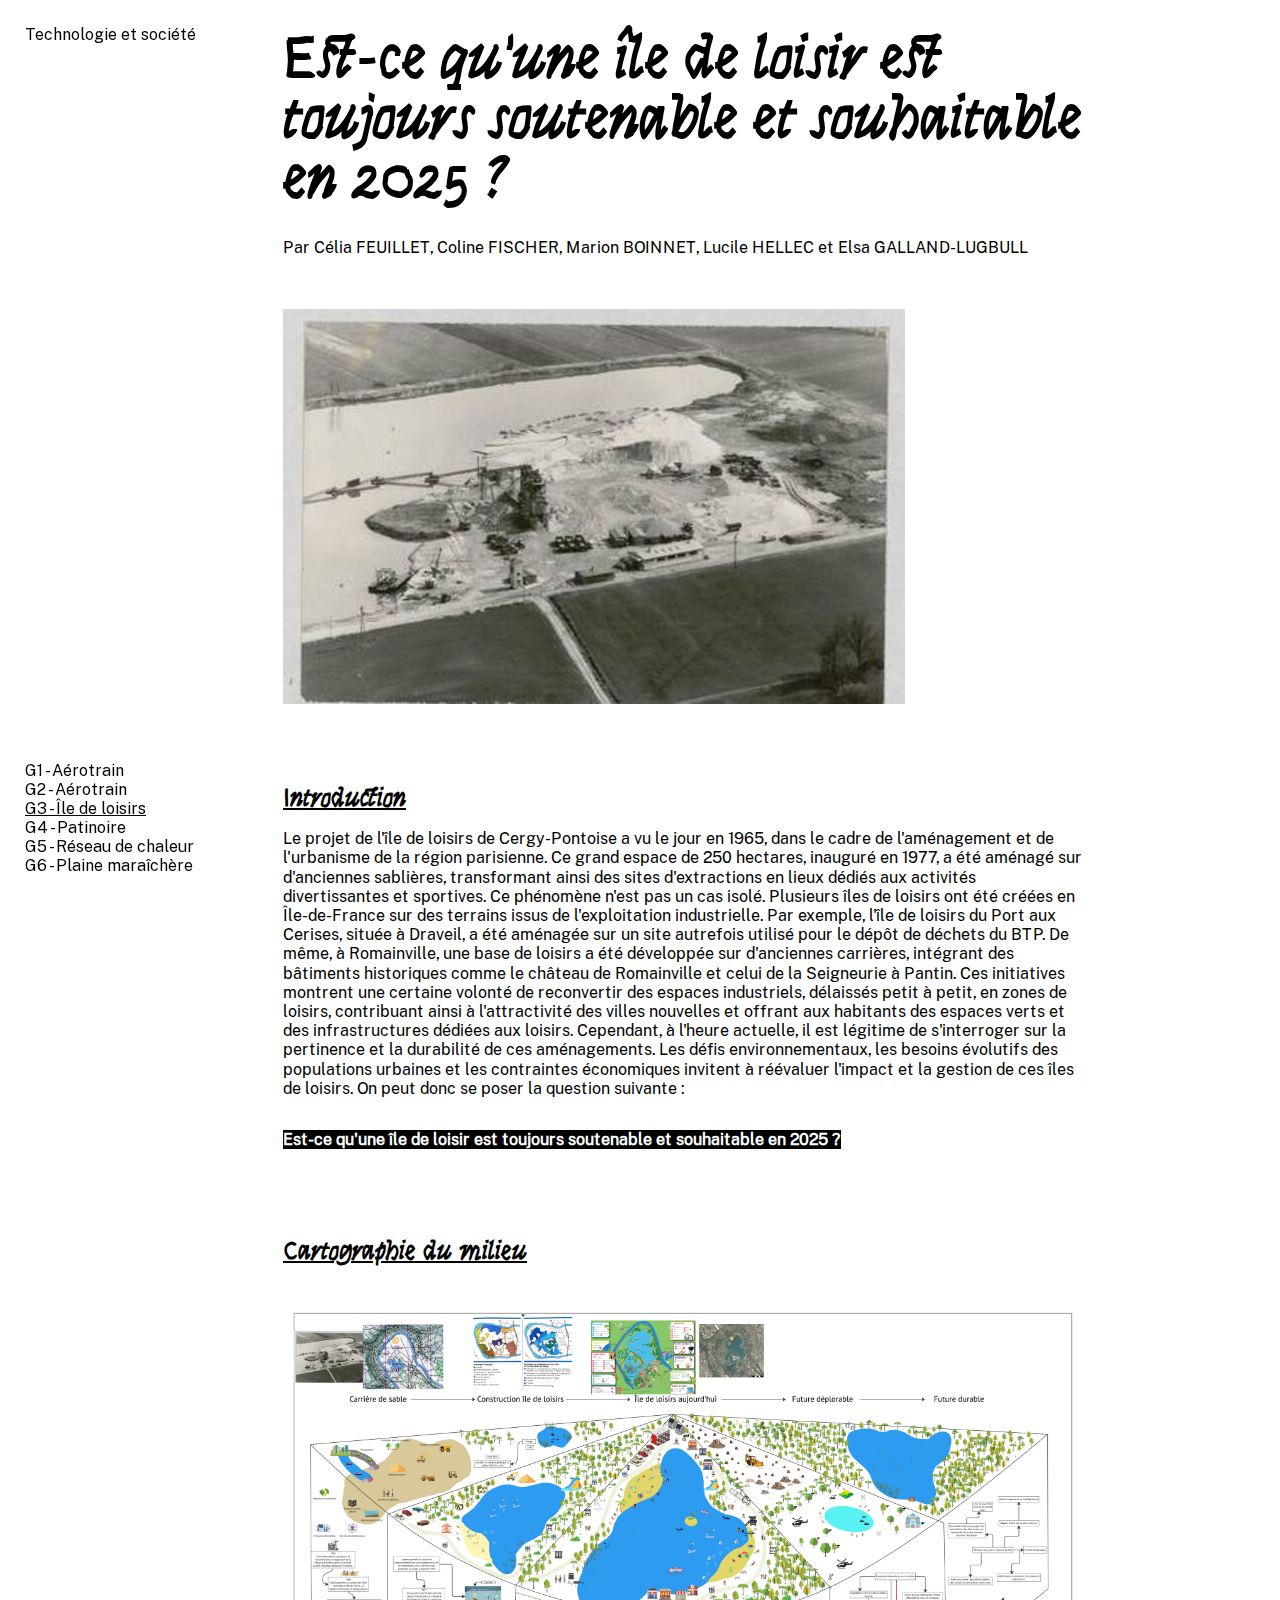
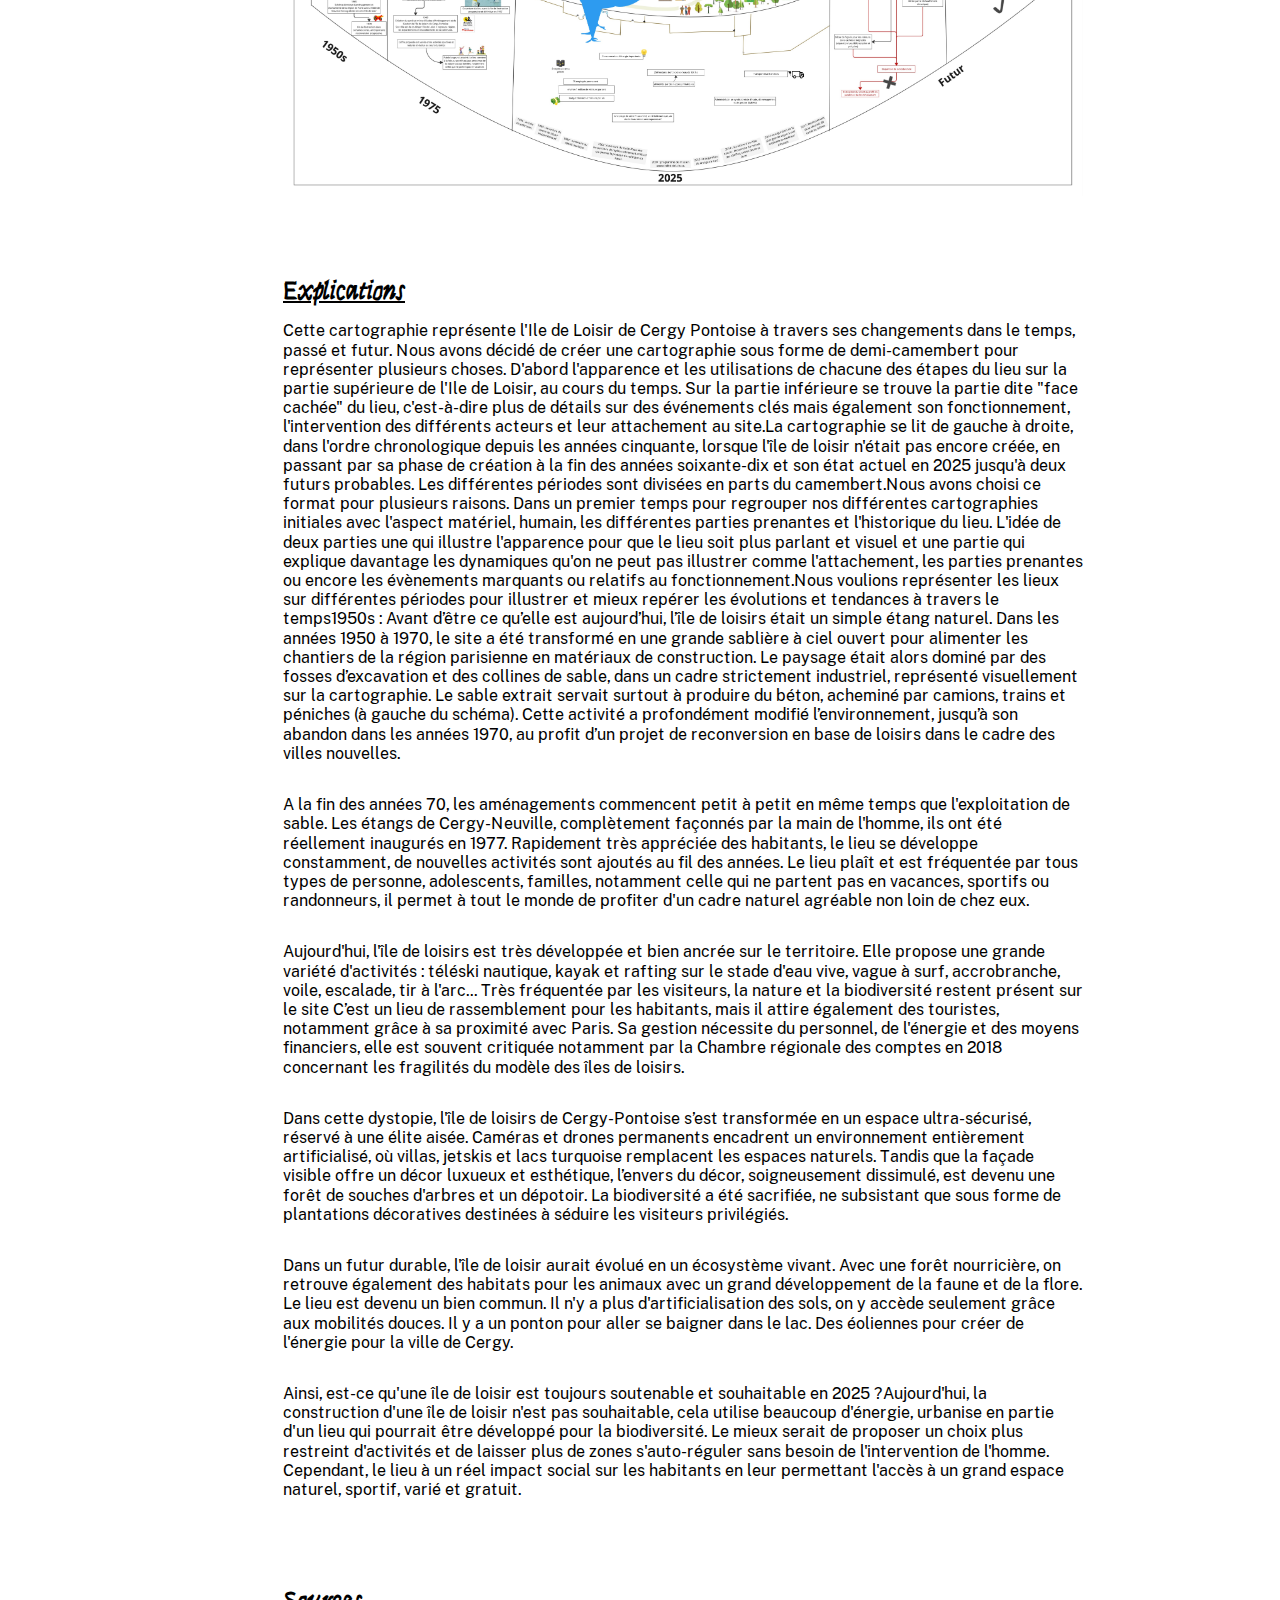
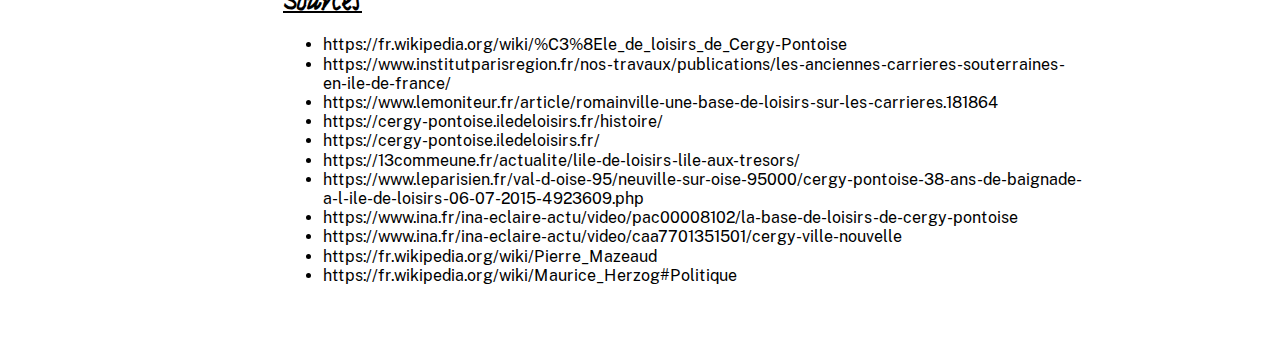
<file: cas-etude/g3.html>
<!DOCTYPE html>
<html lang="en">

<head>
    <meta charset="UTF-8">
    <meta name="viewport" content="width=device-width, initial-scale=1.0">
    <title>Technologie et société</title>
    <link rel="stylesheet" type="text/css" href="cas-etude.css">
</head>

<body>
    <div id="grid">
        <div class="colonne1">
            <a href="../index.html">Technologie et société</a>
            <nav>
                <a href="g1.html">G1 - Aérotrain</a>
                <a href="g2.html">G2 - Aérotrain</a>
                <a href="g3.html" style="text-decoration: underline;">G3 - Île de loisirs</a>
                <a href="g4.html">G4 - Patinoire</a>
                <a href="g5.html">G5 - Réseau de chaleur</a>
                <a href="g6.html">G6 - Plaine maraîchère</a>
            </nav>
        </div>
        <div class="colonne2">
            <h1>Est-ce qu'une île de loisir est toujours soutenable et souhaitable en 2025 ?</h1>
            <p>Par Célia FEUILLET, Coline FISCHER, Marion BOINNET, Lucile HELLEC et Elsa GALLAND-LUGBULL</p>
            <img class="couv" src="../img/03-ile-de-loisirs.jpg">

            <div class="blocdetexte">
                <h2>Introduction</h2>
                <p>
                    Le projet de l'île de loisirs de Cergy-Pontoise a vu le jour en 1965, dans le cadre de l'aménagement et de l'urbanisme de la région parisienne. Ce grand espace de 250 hectares, inauguré en 1977, a été aménagé sur d'anciennes sablières, transformant ainsi des sites d'extractions en lieux dédiés aux activités divertissantes et sportives.
                    Ce phénomène n'est pas un cas isolé. Plusieurs îles de loisirs ont été créées en Île-de-France sur des terrains issus de l'exploitation industrielle. Par exemple, l'île de loisirs du Port aux Cerises, située à Draveil, a été aménagée sur un site autrefois utilisé pour le dépôt de déchets du BTP. De même, à Romainville, une base de loisirs a été développée sur d'anciennes carrières, intégrant des bâtiments historiques comme le château de Romainville et celui de la Seigneurie à Pantin.
                    Ces initiatives montrent une certaine volonté de reconvertir des espaces industriels, délaissés petit à petit, en zones de loisirs, contribuant ainsi à l'attractivité des villes nouvelles et offrant aux habitants des espaces verts et des infrastructures dédiées aux loisirs.
                    Cependant, à l'heure actuelle, il est légitime de s'interroger sur la pertinence et la durabilité de ces aménagements. Les défis environnementaux, les besoins évolutifs des populations urbaines et les contraintes économiques invitent à réévaluer l'impact et la gestion de ces îles de loisirs. On peut donc se poser la question suivante :
                </p>
                <p><b style="background-color: black; color: white;">Est-ce qu'une île de loisir est toujours soutenable et souhaitable en 2025 ?</b></p>

            </div>
            <h2 class="cartographie">Cartographie du milieu</h2>
            <img class="cartographie" src="../img/03-cartographie-ile-de-loisir.jpg">

            <div class="blocdetexte">
                <h2>Explications</h2>
                <p>
                    Cette cartographie représente l'Ile de Loisir de Cergy Pontoise à travers ses changements dans le temps, passé et futur. Nous avons décidé de créer une cartographie sous forme de demi-camembert pour représenter plusieurs choses. D'abord l'apparence et les utilisations de chacune des étapes du lieu sur la partie supérieure de l'Ile de Loisir, au cours du temps. Sur la partie inférieure se trouve la partie dite "face cachée" du lieu, c'est-à-dire plus de détails sur des événements clés mais également son fonctionnement, l'intervention des différents acteurs et leur attachement au site.La cartographie se lit de gauche à droite,  dans l'ordre chronologique depuis les années cinquante, lorsque l'île de loisir n'était pas encore créée, en passant par sa phase de création à la fin des années soixante-dix et son état actuel en 2025 jusqu'à deux futurs probables. Les différentes périodes sont divisées en parts du camembert.Nous avons choisi ce format pour plusieurs raisons. Dans un premier temps pour regrouper nos différentes cartographies initiales avec l'aspect matériel, humain, les différentes parties prenantes et l'historique du lieu. L'idée de deux parties une qui illustre l'apparence pour que le lieu soit plus parlant et visuel et une partie qui explique davantage les dynamiques qu'on ne peut pas illustrer comme l'attachement, les parties prenantes ou encore les évènements marquants ou relatifs au fonctionnement.Nous voulions représenter les lieux sur différentes périodes pour illustrer et mieux repérer les évolutions et tendances à travers le temps1950s : Avant d’être ce qu’elle est aujourd’hui, l’île de loisirs était un simple étang naturel. Dans les années 1950 à 1970, le site a été transformé en une grande sablière à ciel ouvert pour alimenter les chantiers de la région parisienne en matériaux de construction. Le paysage était alors dominé par des fosses d’excavation et des collines de sable, dans un cadre strictement industriel, représenté visuellement sur la cartographie. Le sable extrait servait surtout à produire du béton, acheminé par camions, trains et péniches (à gauche du schéma). Cette activité a profondément modifié l’environnement, jusqu’à son abandon dans les années 1970, au profit d’un projet de reconversion en base de loisirs dans le cadre des villes nouvelles.
                </p>
                <p>
                    A la fin des années 70, les aménagements commencent petit à petit en même temps que l'exploitation de sable. Les étangs de Cergy-Neuville, complètement façonnés par la main de l'homme, ils ont été réellement inaugurés en 1977.  Rapidement très appréciée des habitants,  le lieu se développe constamment, de nouvelles activités sont ajoutés au fil des années. Le lieu plaît et est fréquentée par tous types de personne, adolescents, familles, notamment celle qui ne partent pas en vacances, sportifs ou randonneurs, il permet à tout le monde de profiter d'un cadre naturel agréable non loin de chez eux.
                </p>
                <p>
                    Aujourd'hui, l'île de loisirs est très développée et bien ancrée sur le territoire. Elle propose une grande variété d'activités : téléski nautique, kayak et rafting sur le stade d'eau vive, vague à surf, accrobranche, voile, escalade, tir à l'arc... Très fréquentée par les visiteurs, la nature et la biodiversité restent présent sur le site C’est un lieu de rassemblement pour les habitants, mais il attire également des touristes, notamment grâce à sa proximité avec Paris. Sa gestion nécessite du personnel, de l'énergie et des moyens financiers, elle est souvent critiquée notamment par la Chambre régionale des comptes en 2018 concernant les fragilités du modèle des îles de loisirs.
                </p>
                <p>
                    Dans cette dystopie, l'île de loisirs de Cergy-Pontoise s’est transformée en un espace ultra-sécurisé, réservé à une élite aisée. Caméras et drones permanents encadrent un environnement entièrement artificialisé, où villas, jetskis et lacs turquoise remplacent les espaces naturels. Tandis que la façade visible offre un décor luxueux et esthétique, l’envers du décor, soigneusement dissimulé, est devenu une forêt de souches d'arbres et un dépotoir. La biodiversité a été sacrifiée, ne subsistant que sous forme de plantations décoratives destinées à séduire les visiteurs privilégiés.
                </p>
                <p>
                    Dans un futur durable, l'île de loisir aurait évolué en un écosystème vivant. Avec une forêt nourricière, on retrouve également des habitats pour les animaux avec un grand développement de la faune et de la flore. Le lieu est devenu un bien commun. Il n'y a plus d'artificialisation des sols, on y accède seulement grâce aux mobilités douces. Il y a un ponton pour aller se baigner dans le lac. Des éoliennes pour créer de l'énergie pour la ville de Cergy.
                </p>
                <p>
                    Ainsi, est-ce qu'une île de loisir est toujours soutenable et souhaitable en 2025 ?Aujourd'hui, la construction d'une île de loisir n'est pas souhaitable, cela utilise beaucoup d'énergie, urbanise en partie d'un lieu qui pourrait être développé pour la biodiversité. Le mieux serait de proposer un choix plus restreint d'activités et de laisser plus de zones s'auto-réguler sans besoin de l'intervention de l'homme. Cependant, le lieu à un réel impact social sur les habitants en leur permettant l'accès à un grand espace naturel, sportif, varié et gratuit.
                </p>
            </div>

            <div class="blocdetexte">
                <h2>Sources</h2>
                <ul style="margin-top: 25px;">
                    <li><a href="https://fr.wikipedia.org/wiki/%C3%8Ele_de_loisirs_de_Cergy-Pontoise">https://fr.wikipedia.org/wiki/%C3%8Ele_de_loisirs_de_Cergy-Pontoise</a></li>
                    <li><a href="https://www.institutparisregion.fr/nos-travaux/publications/les-anciennes-carrieres-souterraines-en-ile-de-france/">https://www.institutparisregion.fr/nos-travaux/publications/les-anciennes-carrieres-souterraines-en-ile-de-france/</a></li>
                    <li><a href="https://www.lemoniteur.fr/article/romainville-une-base-de-loisirs-sur-les-carrieres.181864">https://www.lemoniteur.fr/article/romainville-une-base-de-loisirs-sur-les-carrieres.181864</a></li>
                    <li><a href="https://cergy-pontoise.iledeloisirs.fr/histoire/">https://cergy-pontoise.iledeloisirs.fr/histoire/</a></li>
                    <li><a href="https://cergy-pontoise.iledeloisirs.fr/">https://cergy-pontoise.iledeloisirs.fr/</a></li>
                    <li><a href="https://13commeune.fr/actualite/lile-de-loisirs-lile-aux-tresors/">https://13commeune.fr/actualite/lile-de-loisirs-lile-aux-tresors/</a>
                    <li><a href="https://www.leparisien.fr/val-d-oise-95/neuville-sur-oise-95000/cergy-pontoise-38-ans-de-baignade-a-l-ile-de-loisirs-06-07-2015-4923609.php">https://www.leparisien.fr/val-d-oise-95/neuville-sur-oise-95000/cergy-pontoise-38-ans-de-baignade-a-l-ile-de-loisirs-06-07-2015-4923609.php</a></li>
                    <li><a href="https://www.ina.fr/ina-eclaire-actu/video/pac00008102/la-base-de-loisirs-de-cergy-pontoise">https://www.ina.fr/ina-eclaire-actu/video/pac00008102/la-base-de-loisirs-de-cergy-pontoise</a></li>
                    <li><a href="https://www.ina.fr/ina-eclaire-actu/video/caa7701351501/cergy-ville-nouvelle">https://www.ina.fr/ina-eclaire-actu/video/caa7701351501/cergy-ville-nouvelle</a></li>
                    <li><a href="https://fr.wikipedia.org/wiki/Pierre_Mazeaud">https://fr.wikipedia.org/wiki/Pierre_Mazeaud</a></li>
                    <li><a href="https://fr.wikipedia.org/wiki/Maurice_Herzog#Politique">https://fr.wikipedia.org/wiki/Maurice_Herzog#Politique</a></li>
                </ul>
            </div>
        </div>
    </div>
</body>

</html>
</file>
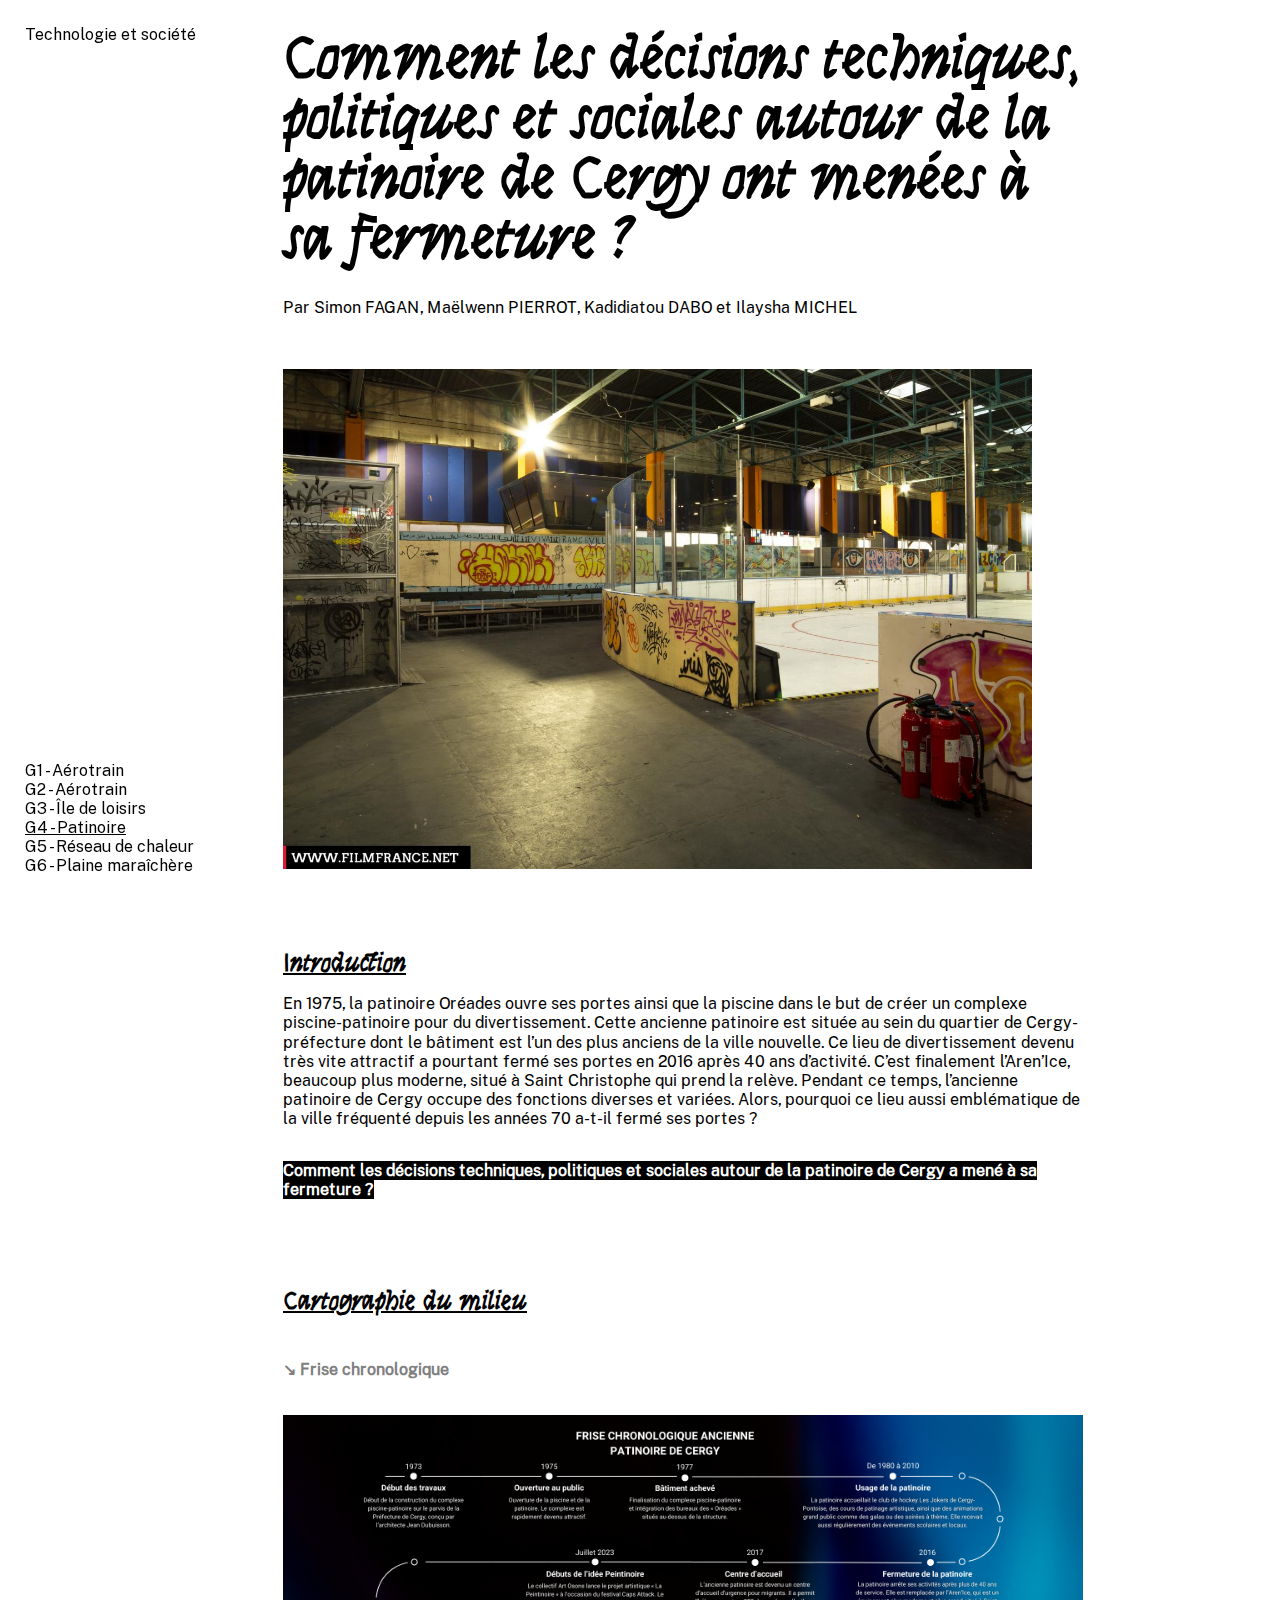
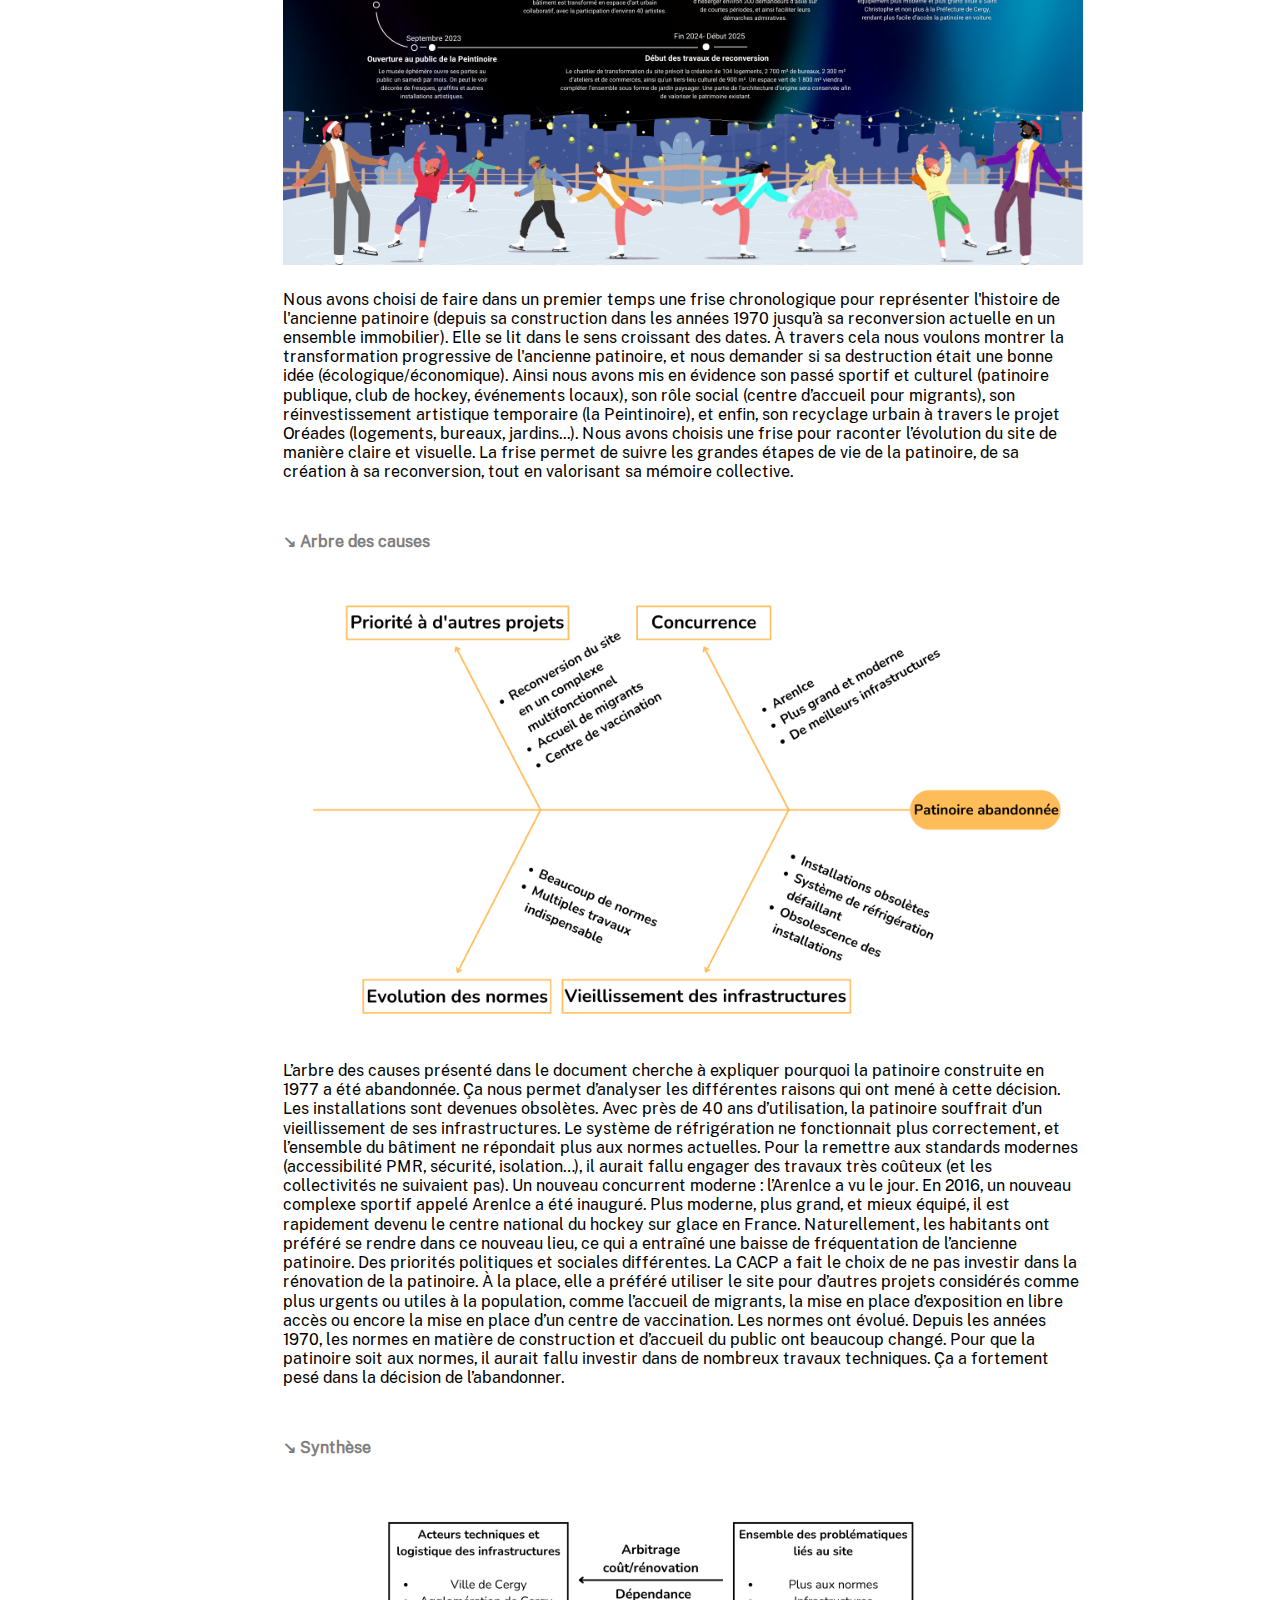
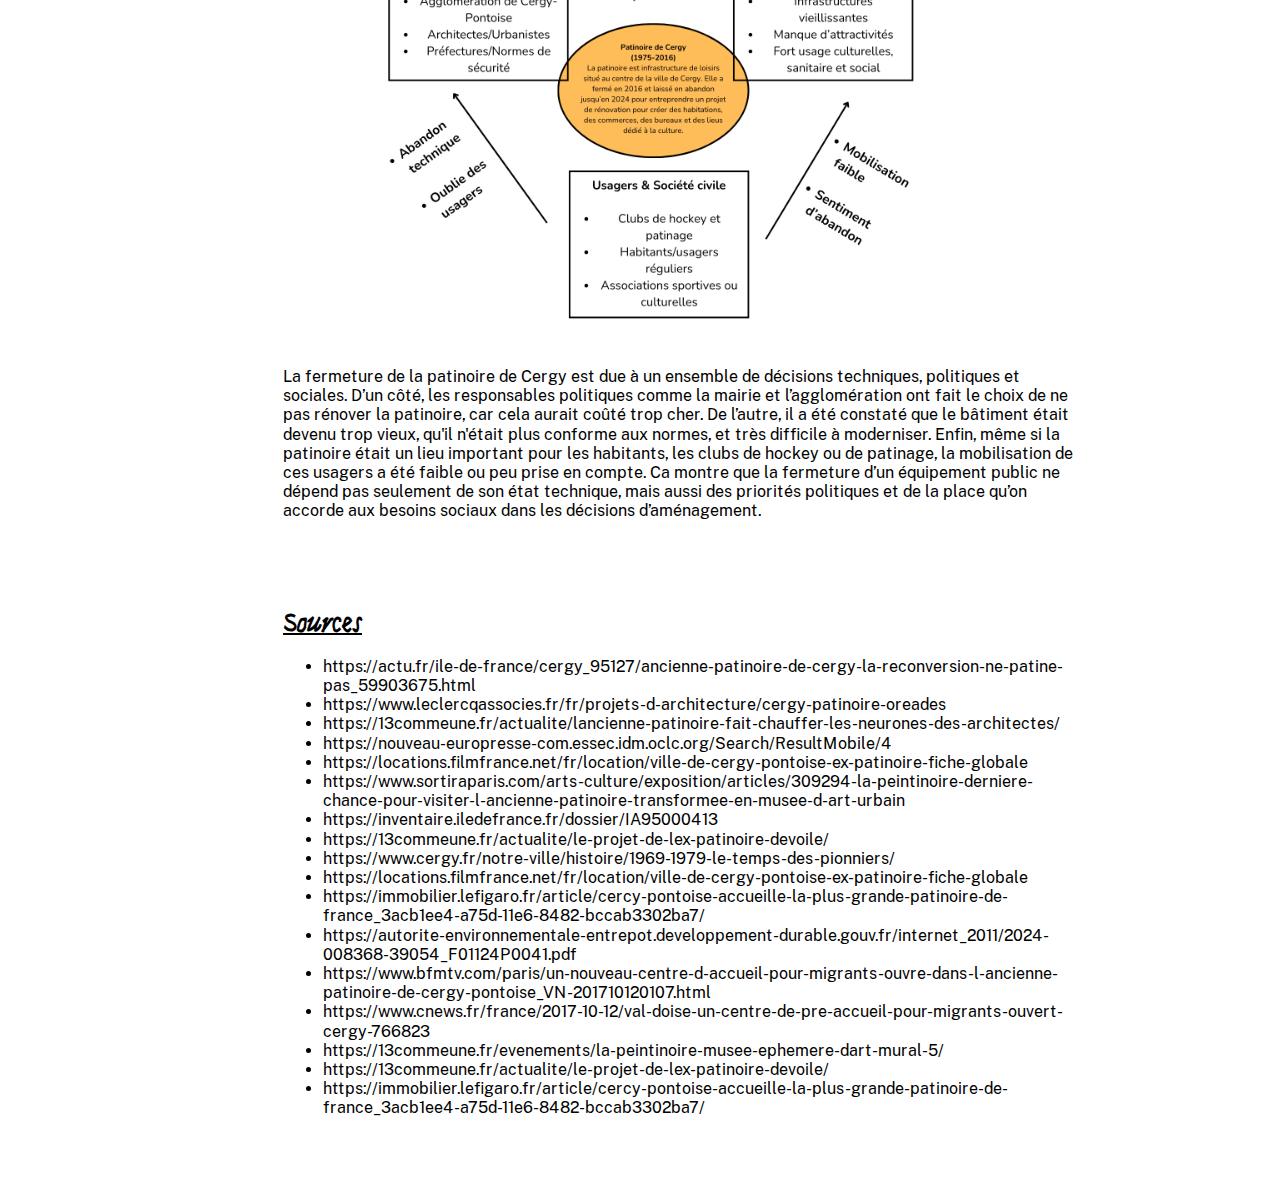
<file: cas-etude/g4.html>
<!DOCTYPE html>
<html lang="en">

<head>
    <meta charset="UTF-8">
    <meta name="viewport" content="width=device-width, initial-scale=1.0">
    <title>Technologie et société</title>
    <link rel="stylesheet" type="text/css" href="cas-etude.css">
</head>

<body>
    <div id="grid">
        <div class="colonne1">
            <a href="../index.html">Technologie et société</a>
            <nav>
                <a href="g1.html">G1 - Aérotrain</a>
                <a href="g2.html">G2 - Aérotrain</a>
                <a href="g3.html">G3 - Île de loisirs</a>
                <a href="g4.html" style="text-decoration: underline;">G4 - Patinoire</a>
                <a href="g5.html">G5 - Réseau de chaleur</a>
                <a href="g6.html">G6 - Plaine maraîchère</a>
            </nav>
        </div>
        <div class="colonne2">
            <h1>Comment les décisions techniques, politiques et sociales autour de la patinoire de Cergy ont menées à sa fermeture ?</h1>
            <p>Par Simon FAGAN, Maëlwenn PIERROT, Kadidiatou DABO et Ilaysha MICHEL</p>
            <img class="couv" src="../img/04-patinoire.jpg">

            <div class="blocdetexte">
                <h2>Introduction</h2>
                <p>
                    En 1975, la patinoire Oréades ouvre ses portes ainsi que la piscine dans le but de créer un complexe piscine-patinoire pour du divertissement. Cette ancienne patinoire est située au sein du quartier de Cergy-préfecture dont le bâtiment est l’un des plus anciens de la ville nouvelle.
                    Ce lieu de divertissement devenu très vite attractif a pourtant fermé ses portes en 2016 après 40 ans d’activité. C’est finalement l’Aren’Ice, beaucoup plus moderne, situé à Saint Christophe qui prend la relève.
                    Pendant ce temps, l’ancienne patinoire de Cergy occupe des fonctions diverses et variées. Alors, pourquoi ce lieu aussi emblématique de la ville fréquenté depuis les années 70 a-t-il fermé ses portes ?
                </p>
                <p><b style="background-color: black; color: white;">Comment les décisions techniques, politiques et sociales autour de la patinoire de Cergy a mené à sa fermeture ?</b></p>

            </div>
            <h2 class="cartographie">Cartographie du milieu</h2>

            <h3>↘︎ Frise chronologique</h3>
            <img class="cartographie" src="../img/04-chronologie-patinoire.png">
            <p>Nous avons choisi de faire dans un premier temps une frise chronologique pour représenter l'histoire de l'ancienne patinoire (depuis sa construction dans les années 1970 jusqu’à sa reconversion actuelle en un ensemble immobilier). Elle se lit dans le sens croissant des dates. 
            À travers cela nous voulons montrer la transformation progressive de l'ancienne patinoire, et nous demander si sa destruction était une bonne idée (écologique/économique). Ainsi nous avons mis en évidence son passé sportif et culturel (patinoire publique, club de hockey, événements locaux), son rôle social (centre d’accueil pour migrants), son réinvestissement artistique temporaire (la Peintinoire), et enfin, son recyclage urbain à travers le projet Oréades (logements, bureaux, jardins...).
            Nous avons choisis une frise pour raconter l’évolution du site de manière claire et visuelle. La frise permet de suivre les grandes étapes de vie de la patinoire, de sa création à sa reconversion, tout en valorisant sa mémoire collective.</p>

            <h3>↘︎ Arbre des causes</h3>
            <img class="cartographie" src="../img/04-arbre-des-causes.png">
            <p>L’arbre des causes présenté dans le document cherche à expliquer pourquoi la patinoire construite en 1977 a été abandonnée. Ça nous permet d’analyser les différentes raisons qui ont mené à cette décision.
            Les installations sont devenues obsolètes. Avec près de 40 ans d’utilisation, la patinoire souffrait d’un vieillissement de ses infrastructures. Le système de réfrigération ne fonctionnait plus correctement, et l’ensemble du bâtiment ne répondait plus aux normes actuelles. Pour la remettre aux standards modernes (accessibilité PMR, sécurité, isolation…), il aurait fallu engager des travaux très coûteux (et les collectivités ne suivaient pas).
            Un nouveau concurrent moderne : l’ArenIce a vu le jour. En 2016, un nouveau complexe sportif appelé ArenIce a été inauguré. Plus moderne, plus grand, et mieux équipé, il est rapidement devenu le centre national du hockey sur glace en France. Naturellement, les habitants ont préféré se rendre dans ce nouveau lieu, ce qui a entraîné une baisse de fréquentation de l’ancienne patinoire.
            Des priorités politiques et sociales différentes. La CACP a fait le choix de ne pas investir dans la rénovation de la patinoire. À la place, elle a préféré utiliser le site pour d’autres projets considérés comme plus urgents ou utiles à la population, comme l’accueil de migrants, la mise en place d’exposition en libre accès ou encore la mise en place d’un centre de vaccination.
            Les normes ont évolué. Depuis les années 1970, les normes en matière de construction et d’accueil du public ont beaucoup changé. Pour que la patinoire soit aux normes, il aurait fallu investir dans de nombreux travaux techniques. Ça a fortement pesé dans la décision de l’abandonner.</p>

            <h3>↘︎ Synthèse</h3>
            <img class="cartographie" src="../img/04-abandon-patinoire.png">
            <p>La fermeture de la patinoire de Cergy est due à un ensemble de décisions techniques, politiques et sociales. D’un côté, les responsables politiques comme la mairie et l’agglomération ont fait le choix de ne pas rénover la patinoire, car cela aurait coûté trop cher. De l’autre, il a été  constaté que le bâtiment était devenu trop vieux, qu'il n'était plus conforme aux normes, et très difficile à moderniser. Enfin, même si la patinoire était un lieu important pour les habitants, les clubs de hockey ou de patinage, la mobilisation de ces usagers a été faible ou peu prise en compte. Ca montre que la fermeture d’un équipement public ne dépend pas seulement de son état technique, mais aussi des priorités politiques et de la place qu’on accorde aux besoins sociaux dans les décisions d’aménagement.</p>

            <div class="blocdetexte">
                <h2>Sources</h2>
                <ul style="margin-top: 25px;">
                    <li><a href="https://actu.fr/ile-de-france/cergy_95127/ancienne-patinoire-de-cergy-la-reconversion-ne-patine-pas_59903675.html">https://actu.fr/ile-de-france/cergy_95127/ancienne-patinoire-de-cergy-la-reconversion-ne-patine-pas_59903675.html</a></li>
                    <li><a href="https://www.leclercqassocies.fr/fr/projets-d-architecture/cergy-patinoire-oreades">https://www.leclercqassocies.fr/fr/projets-d-architecture/cergy-patinoire-oreades</a></li>
                    <li><a href="https://13commeune.fr/actualite/lancienne-patinoire-fait-chauffer-les-neurones-des-architectes/">https://13commeune.fr/actualite/lancienne-patinoire-fait-chauffer-les-neurones-des-architectes/</a></li>
                    <li><a href="https://nouveau-europresse-com.essec.idm.oclc.org/Search/ResultMobile/4">https://nouveau-europresse-com.essec.idm.oclc.org/Search/ResultMobile/4</a></li>
                    <li><a href="https://locations.filmfrance.net/fr/location/ville-de-cergy-pontoise-ex-patinoire-fiche-globale">https://locations.filmfrance.net/fr/location/ville-de-cergy-pontoise-ex-patinoire-fiche-globale</a></li>
                    <li><a href="https://www.sortiraparis.com/arts-culture/exposition/articles/309294-la-peintinoire-derniere-chance-pour-visiter-l-ancienne-patinoire-transformee-en-musee-d-art-urbain">https://www.sortiraparis.com/arts-culture/exposition/articles/309294-la-peintinoire-derniere-chance-pour-visiter-l-ancienne-patinoire-transformee-en-musee-d-art-urbain</a></li>
                    <li><a href="https://inventaire.iledefrance.fr/dossier/IA95000413">https://inventaire.iledefrance.fr/dossier/IA95000413</a></li>
                    <li><a href="https://13commeune.fr/actualite/le-projet-de-lex-patinoire-devoile/">https://13commeune.fr/actualite/le-projet-de-lex-patinoire-devoile/</a></li>
                    <li><a href="https://www.cergy.fr/notre-ville/histoire/1969-1979-le-temps-des-pionniers/">https://www.cergy.fr/notre-ville/histoire/1969-1979-le-temps-des-pionniers/</a></li>
                    <li><a href="https://locations.filmfrance.net/fr/location/ville-de-cergy-pontoise-ex-patinoire-fiche-globale">https://locations.filmfrance.net/fr/location/ville-de-cergy-pontoise-ex-patinoire-fiche-globale</a></li>
                    <li><a href="https://immobilier.lefigaro.fr/article/cercy-pontoise-accueille-la-plus-grande-patinoire-de-france_3acb1ee4-a75d-11e6-8482-bccab3302ba7/">https://immobilier.lefigaro.fr/article/cercy-pontoise-accueille-la-plus-grande-patinoire-de-france_3acb1ee4-a75d-11e6-8482-bccab3302ba7/</a></li>
                    <li><a href="https://autorite-environnementale-entrepot.developpement-durable.gouv.fr/internet_2011/2024-008368-39054_F01124P0041.pdf">https://autorite-environnementale-entrepot.developpement-durable.gouv.fr/internet_2011/2024-008368-39054_F01124P0041.pdf</a></li>
                    <li><a href="https://www.bfmtv.com/paris/un-nouveau-centre-d-accueil-pour-migrants-ouvre-dans-l-ancienne-patinoire-de-cergy-pontoise_VN-201710120107.html">https://www.bfmtv.com/paris/un-nouveau-centre-d-accueil-pour-migrants-ouvre-dans-l-ancienne-patinoire-de-cergy-pontoise_VN-201710120107.html</a></li>
                    <li><a href="https://www.cnews.fr/france/2017-10-12/val-doise-un-centre-de-pre-accueil-pour-migrants-ouvert-cergy-766823">https://www.cnews.fr/france/2017-10-12/val-doise-un-centre-de-pre-accueil-pour-migrants-ouvert-cergy-766823</a></li>
                    <li><a href="https://13commeune.fr/evenements/la-peintinoire-musee-ephemere-dart-mural-5/">https://13commeune.fr/evenements/la-peintinoire-musee-ephemere-dart-mural-5/</a></li>
                    <li><a href="https://13commeune.fr/actualite/le-projet-de-lex-patinoire-devoile/">https://13commeune.fr/actualite/le-projet-de-lex-patinoire-devoile/</a></li>
                    <li><a href="https://immobilier.lefigaro.fr/article/cercy-pontoise-accueille-la-plus-grande-patinoire-de-france_3acb1ee4-a75d-11e6-8482-bccab3302ba7/">https://immobilier.lefigaro.fr/article/cercy-pontoise-accueille-la-plus-grande-patinoire-de-france_3acb1ee4-a75d-11e6-8482-bccab3302ba7/</a></li>
                </ul>
            </div>
        </div>
    </div>
</body>

</html>
</file>
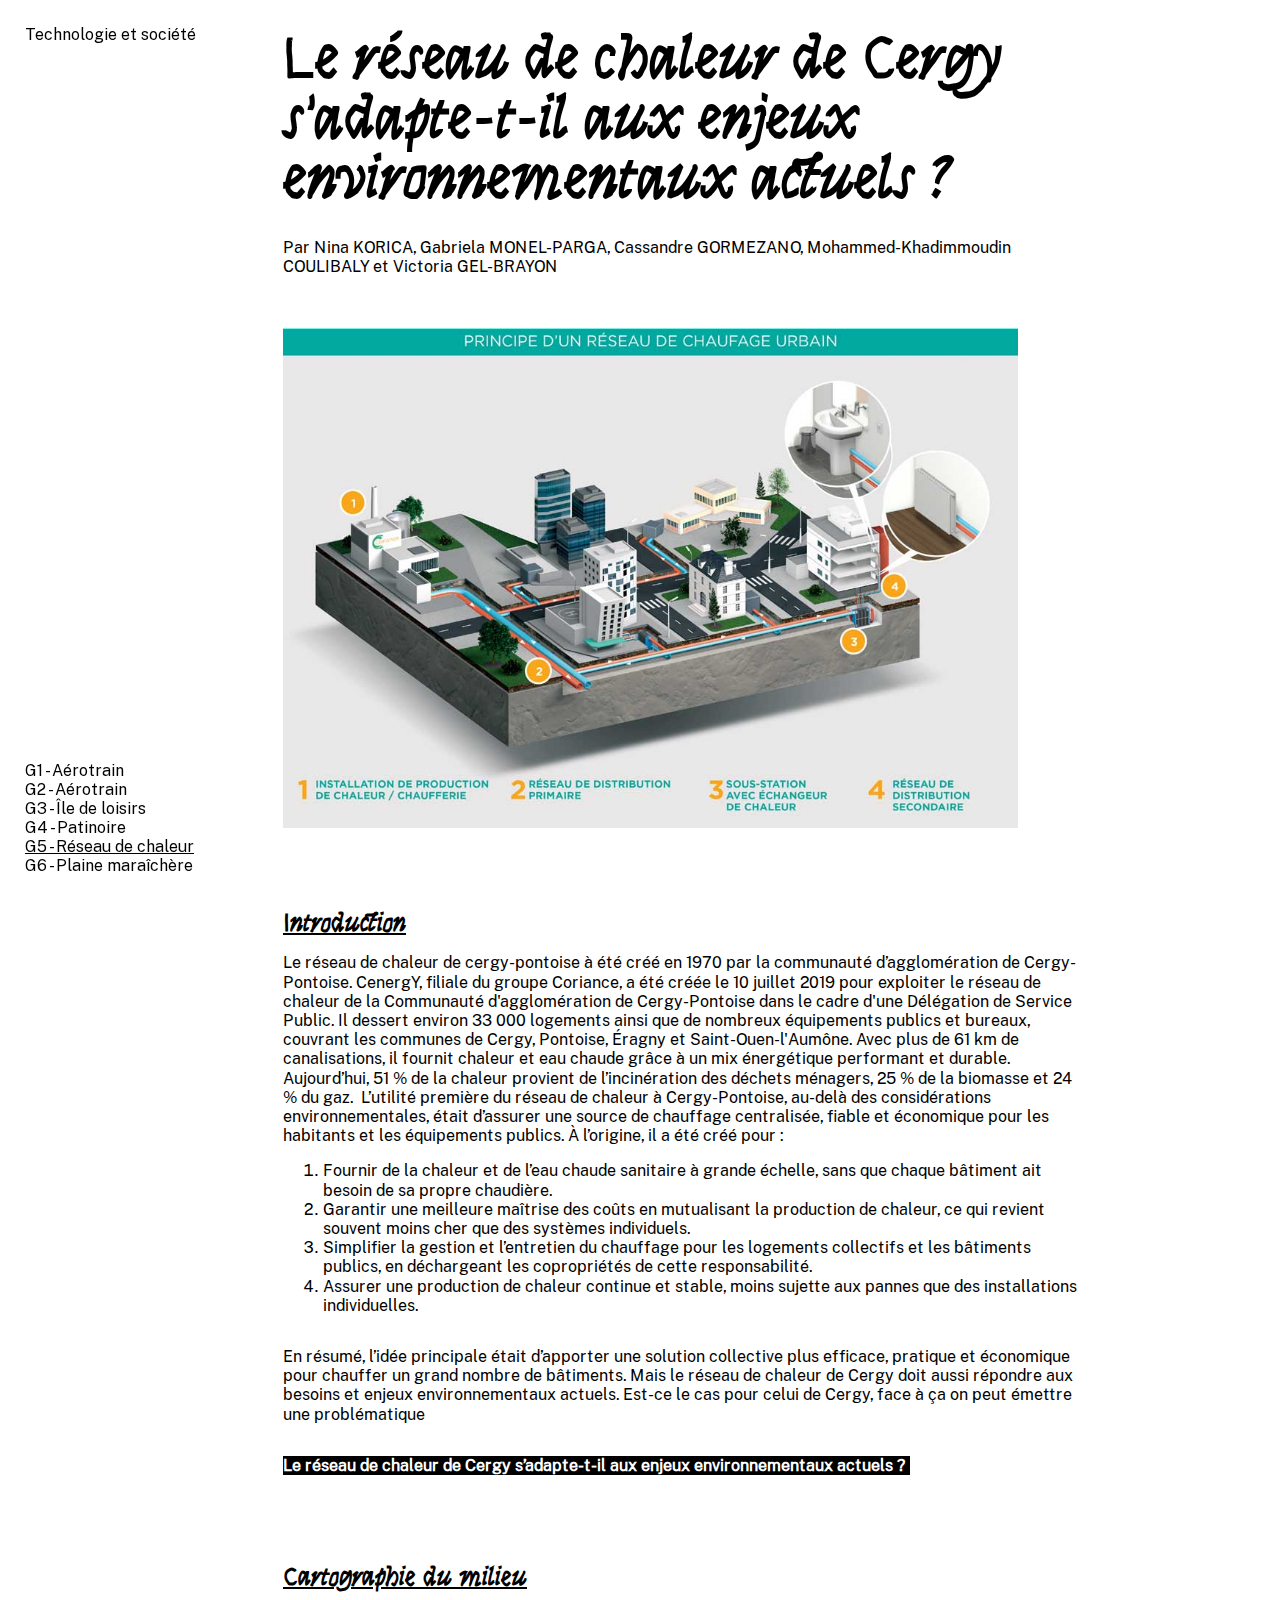
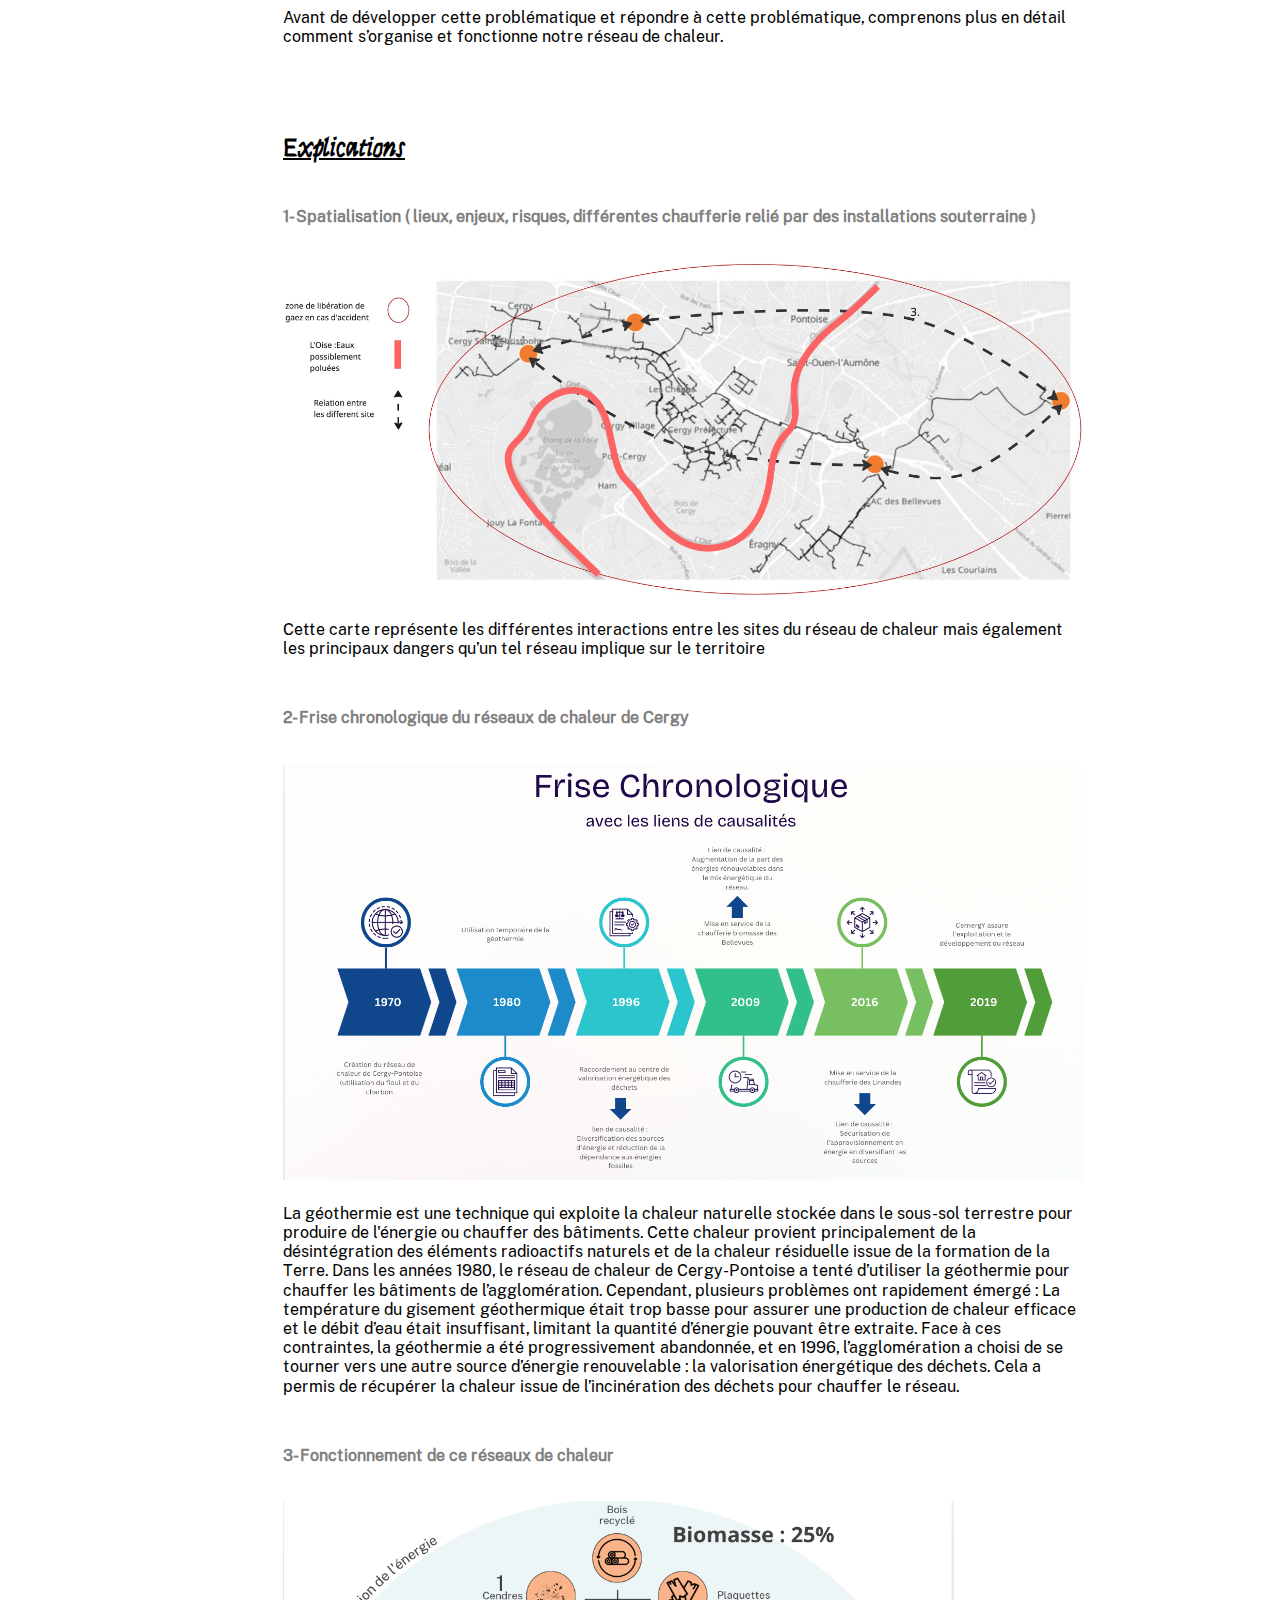
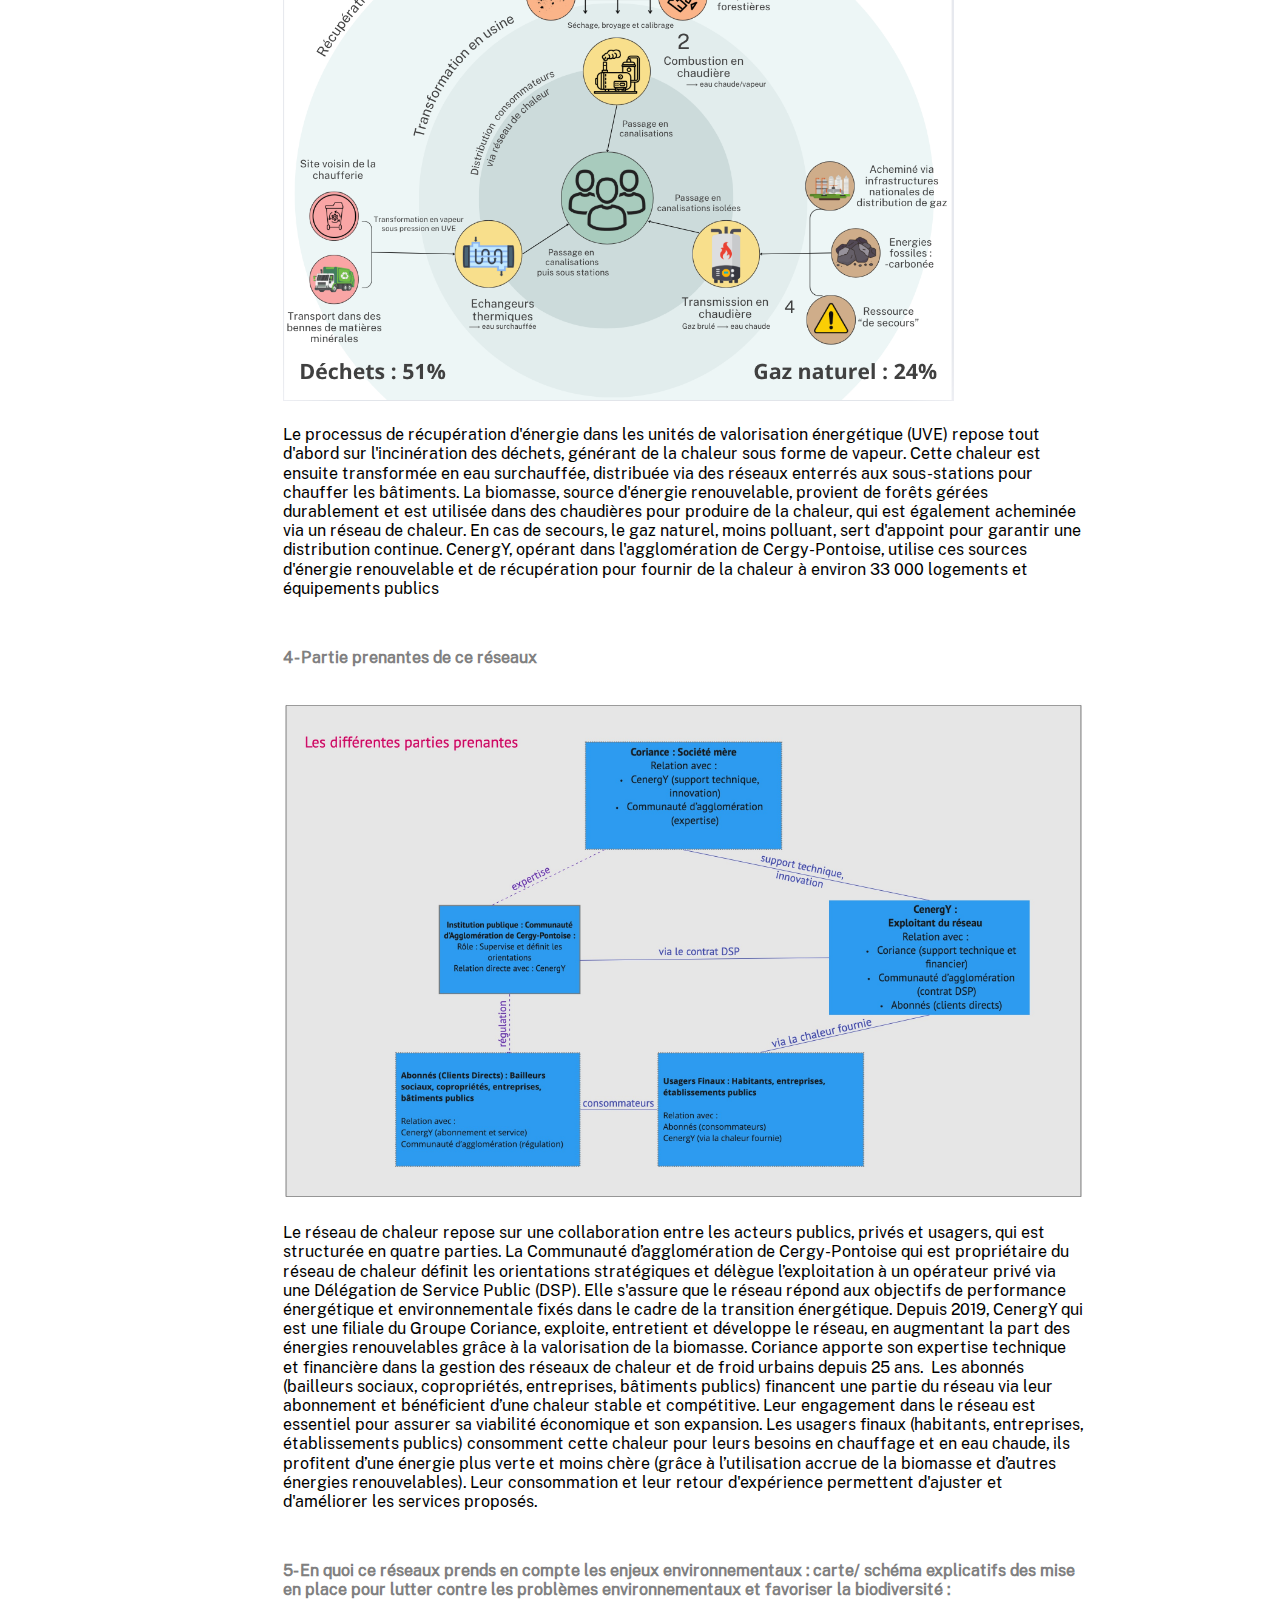
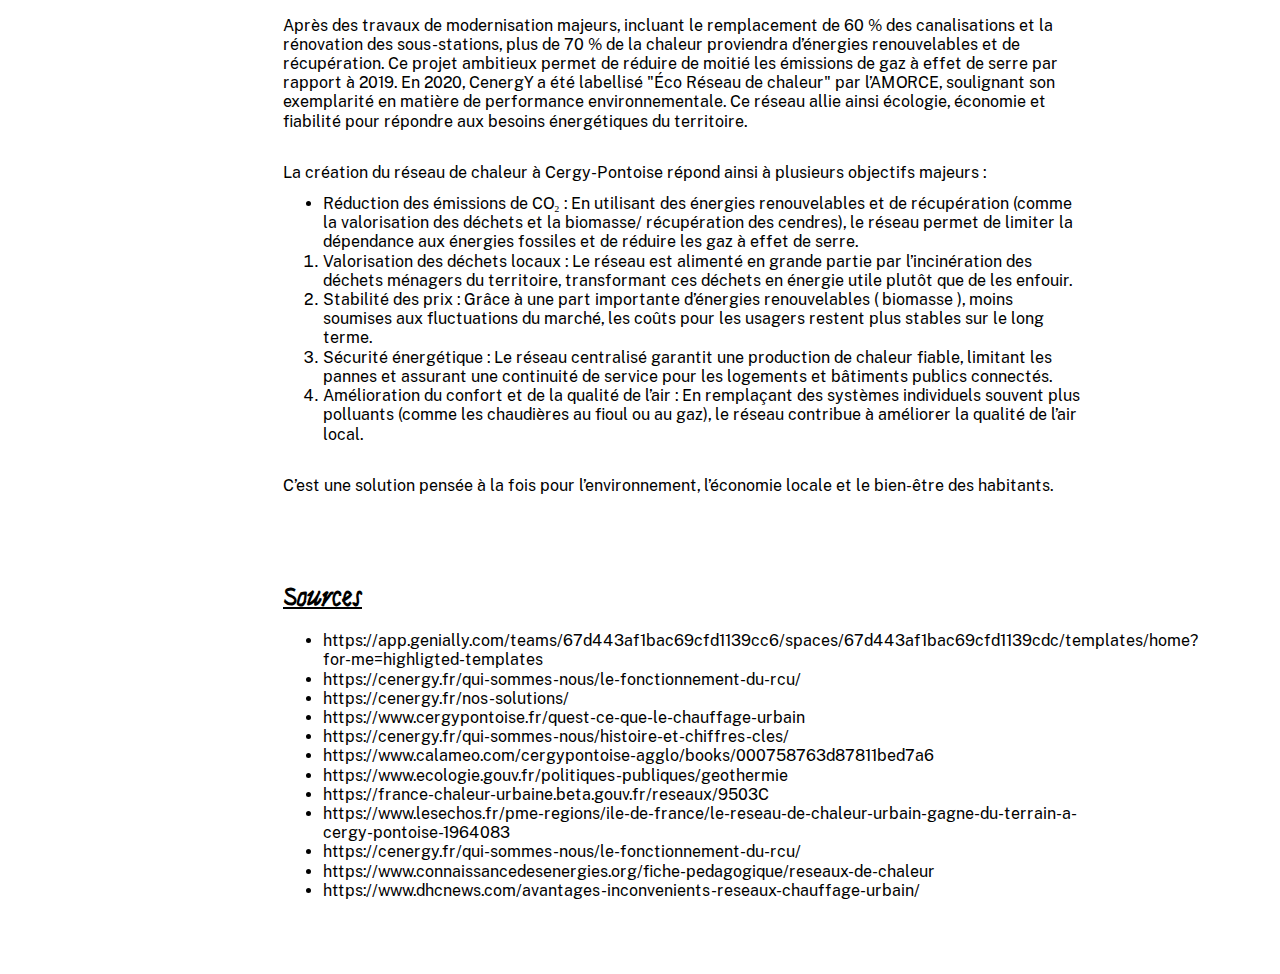
<file: cas-etude/g5.html>
<!DOCTYPE html>
<html lang="en">

<head>
    <meta charset="UTF-8">
    <meta name="viewport" content="width=device-width, initial-scale=1.0">
    <title>Technologie et société</title>
    <link rel="stylesheet" type="text/css" href="cas-etude.css">
</head>

<body>
    <div id="grid">
        <div class="colonne1">
            <a href="../index.html">Technologie et société</a>
            <nav>
                <a href="g1.html">G1 - Aérotrain</a>
                <a href="g2.html">G2 - Aérotrain</a>
                <a href="g3.html">G3 - Île de loisirs</a>
                <a href="g4.html">G4 - Patinoire</a>
                <a href="g5.html" style="text-decoration: underline;">G5 - Réseau de chaleur</a>
                <a href="g6.html">G6 - Plaine maraîchère</a>
            </nav>
        </div>
        <div class="colonne2">
            <h1>Le réseau de chaleur de Cergy s’adapte-t-il aux enjeux environnementaux actuels ?</h1>
            <p>Par Nina KORICA, Gabriela MONEL-PARGA, Cassandre GORMEZANO, Mohammed-Khadimmoudin COULIBALY et Victoria GEL-BRAYON</p>
            <img class="couv" src="../img/05-geothermie.jpg">

            <div class="blocdetexte">
                <h2>Introduction</h2>
                <p>Le réseau de chaleur de cergy-pontoise à été créé en 1970 par la communauté d’agglomération de Cergy-Pontoise. CenergY, filiale du groupe Coriance, a été créée le 10 juillet 2019 pour exploiter le réseau de chaleur de la Communauté d'agglomération de Cergy-Pontoise dans le cadre d'une Délégation de Service Public. Il dessert environ 33 000 logements ainsi que de nombreux équipements publics et bureaux, couvrant les communes de Cergy, Pontoise, Éragny et Saint-Ouen-l'Aumône. Avec plus de 61 km de canalisations, il fournit chaleur et eau chaude grâce à un mix énergétique performant et durable.
                Aujourd’hui, 51 % de la chaleur provient de l’incinération des déchets ménagers, 25 % de la biomasse et 24 % du gaz. 
                L’utilité première du réseau de chaleur à Cergy-Pontoise, au-delà des considérations environnementales, était d’assurer une source de chauffage centralisée, fiable et économique pour les habitants et les équipements publics.
                À l’origine, il a été créé pour :
                <ol>
                    <li>Fournir de la chaleur et de l’eau chaude sanitaire à grande échelle, sans que chaque bâtiment ait besoin de sa propre chaudière.</li>
                    <li>Garantir une meilleure maîtrise des coûts en mutualisant la production de chaleur, ce qui revient souvent moins cher que des systèmes individuels.</li>
                    <li>Simplifier la gestion et l’entretien du chauffage pour les logements collectifs et les bâtiments publics, en déchargeant les copropriétés de cette responsabilité.</li>
                    <li>Assurer une production de chaleur continue et stable, moins sujette aux pannes que des installations individuelles.</ol>
                </ol>
                En résumé, l’idée principale était d’apporter une solution collective plus efficace, pratique et économique pour chauffer un grand nombre de bâtiments.
                Mais le réseau de chaleur de Cergy doit aussi répondre aux besoins et enjeux environnementaux actuels. Est-ce le cas pour celui de Cergy, face à ça on peut émettre une problématique </p>

                <p><b style="background-color: black; color: white;">Le réseau de chaleur de Cergy s’adapte-t-il aux enjeux environnementaux actuels ? </b></p>

            </div>
            <h2 class="cartographie">Cartographie du milieu</h2>
            <p>Avant de développer cette problématique et répondre à cette problématique, comprenons plus en détail comment s’organise et fonctionne notre réseau de chaleur.</p>

            <div class="blocdetexte">
                <h2>Explications</h2>

                <h3>1- Spatialisation ( lieux, enjeux, risques, différentes chaufferie relié par des installations souterraine  )</h3>
                <img class="cartographie" src="../img/05-réseau.jpg">
                <p>Cette carte représente les différentes interactions entre les sites du réseau de chaleur mais également les principaux dangers qu’un tel réseau implique sur le territoire </p>

                <h3>2- Frise chronologique du réseaux de chaleur de Cergy</h3>
                <img class="cartographie" src="../img/05-frise-chronologique.png">
                <p>La géothermie est une technique qui exploite la chaleur naturelle stockée dans le sous-sol terrestre pour produire de l'énergie ou chauffer des bâtiments. Cette chaleur provient principalement de la désintégration des éléments radioactifs naturels et de la chaleur résiduelle issue de la formation de la Terre.
                Dans les années 1980, le réseau de chaleur de Cergy-Pontoise a tenté d’utiliser la géothermie pour chauffer les bâtiments de l’agglomération. Cependant, plusieurs problèmes ont rapidement émergé : La température du gisement géothermique était trop basse pour assurer une production de chaleur efficace et le débit d’eau était insuffisant, limitant la quantité d’énergie pouvant être extraite. Face à ces contraintes, la géothermie a été progressivement abandonnée, et en 1996, l’agglomération a choisi de se tourner vers une autre source d’énergie renouvelable : la valorisation énergétique des déchets. Cela a permis de récupérer la chaleur issue de l’incinération des déchets pour chauffer le réseau.</p>

                <h3>3- Fonctionnement de ce réseaux de chaleur</h3>
                <img class="cartographie" src="../img/05-fonctionnement.png">
                <p>Le processus de récupération d'énergie dans les unités de valorisation énergétique (UVE) repose tout d'abord sur l'incinération des déchets, générant de la chaleur sous forme de vapeur. Cette chaleur est ensuite transformée en eau surchauffée, distribuée via des réseaux enterrés aux sous-stations pour chauffer les bâtiments. La biomasse, source d'énergie renouvelable, provient de forêts gérées durablement et est utilisée dans des chaudières pour produire de la chaleur, qui est également acheminée via un réseau de chaleur. En cas de secours, le gaz naturel, moins polluant, sert d'appoint pour garantir une distribution continue. CenergY, opérant dans l'agglomération de Cergy-Pontoise, utilise ces sources d'énergie renouvelable et de récupération pour fournir de la chaleur à environ 33 000 logements et équipements publics</p>

                <h3>4- Partie prenantes de ce réseaux</h3>
                <img class="cartographie" src="../img/05-parties-prenantes.jpg">
                <p>Le réseau de chaleur repose sur une collaboration entre les acteurs publics, privés et usagers, qui est structurée en quatre parties.
                La Communauté d’agglomération de Cergy-Pontoise qui est propriétaire du réseau de chaleur définit les orientations stratégiques et délègue l’exploitation à un opérateur privé via une Délégation de Service Public (DSP). Elle s'assure que le réseau répond aux objectifs de performance énergétique et environnementale fixés dans le cadre de la transition énergétique.
                Depuis 2019, CenergY qui est une filiale du Groupe Coriance, exploite, entretient et développe le réseau, en augmentant la part des énergies renouvelables grâce à la valorisation de la biomasse. Coriance apporte son expertise technique et financière dans la gestion des réseaux de chaleur et de froid urbains depuis 25 ans. 
                Les abonnés (bailleurs sociaux, copropriétés, entreprises, bâtiments publics) financent une partie du réseau via leur abonnement et bénéficient d’une chaleur stable et compétitive. Leur engagement dans le réseau est essentiel pour assurer sa viabilité économique et son expansion.
                Les usagers finaux (habitants, entreprises, établissements publics) consomment cette chaleur pour leurs besoins en chauffage et en eau chaude, ils profitent d’une énergie plus verte et moins chère (grâce à l’utilisation accrue de la biomasse et d’autres énergies renouvelables). Leur consommation et leur retour d'expérience permettent d'ajuster et d'améliorer les services proposés.</p>

                <h3>5- En quoi ce réseaux prends en compte les enjeux environnementaux : carte/ schéma explicatifs des mise en place pour lutter contre les problèmes environnementaux et favoriser la biodiversité  :</h3>
                <p>
                    Après des travaux de modernisation majeurs, incluant le remplacement de 60 % des canalisations et la rénovation des sous-stations, plus de 70 % de la chaleur proviendra d’énergies renouvelables et de récupération.
                    Ce projet ambitieux permet de réduire de moitié les émissions de gaz à effet de serre par rapport à 2019. En 2020, CenergY a été labellisé "Éco Réseau de chaleur" par l’AMORCE, soulignant son exemplarité en matière de performance environnementale. Ce réseau allie ainsi écologie, économie et fiabilité pour répondre aux besoins énergétiques du territoire.
                </p>
                <p>
                    La création du réseau de chaleur à Cergy-Pontoise répond ainsi à plusieurs objectifs majeurs :
                    <ul>
                        <li>
                            Réduction des émissions de CO₂ : En utilisant des énergies renouvelables et de récupération (comme la valorisation des déchets et la biomasse/ récupération des cendres), le réseau permet de limiter la dépendance aux énergies fossiles et de réduire les gaz à effet de serre.
                        </li>
                    </ul>
                    <ol>    
                        <li>Valorisation des déchets locaux : Le réseau est alimenté en grande partie par l’incinération des déchets ménagers du territoire, transformant ces déchets en énergie utile plutôt que de les enfouir.</li>
                        <li>Stabilité des prix : Grâce à une part importante d’énergies renouvelables ( biomasse ), moins soumises aux fluctuations du marché, les coûts pour les usagers restent plus stables sur le long terme.</li>
                        <li>Sécurité énergétique : Le réseau centralisé garantit une production de chaleur fiable, limitant les pannes et assurant une continuité de service pour les logements et bâtiments publics connectés.</li>
                        <li>Amélioration du confort et de la qualité de l’air : En remplaçant des systèmes individuels souvent plus polluants (comme les chaudières au fioul ou au gaz), le réseau contribue à améliorer la qualité de l’air local.</li>
                    </ol>
                    C’est une solution pensée à la fois pour l’environnement, l’économie locale et le bien-être des habitants.
                </p>
            </div>

            <div class="blocdetexte">
                <h2>Sources</h2>
                <ul style="margin-top: 25px;">
                    <li><a href="https://app.genially.com/teams/67d443af1bac69cfd1139cc6/spaces/67d443af1bac69cfd1139cdc/templates/home?for-me=highligted-templates">https://app.genially.com/teams/67d443af1bac69cfd1139cc6/spaces/67d443af1bac69cfd1139cdc/templates/home?for-me=highligted-templates</a></li>
                    <li><a href="https://cenergy.fr/qui-sommes-nous/le-fonctionnement-du-rcu/">https://cenergy.fr/qui-sommes-nous/le-fonctionnement-du-rcu/</a></li>
                    <li><a href="https://cenergy.fr/nos-solutions/">https://cenergy.fr/nos-solutions/</a></li>
                    <li><a href="https://www.cergypontoise.fr/quest-ce-que-le-chauffage-urbain">https://www.cergypontoise.fr/quest-ce-que-le-chauffage-urbain</a></li>
                    <li><a href="https://cenergy.fr/qui-sommes-nous/histoire-et-chiffres-cles/">https://cenergy.fr/qui-sommes-nous/histoire-et-chiffres-cles/</a></li>
                    <li><a href="https://www.calameo.com/cergypontoise-agglo/books/000758763d87811bed7a6">https://www.calameo.com/cergypontoise-agglo/books/000758763d87811bed7a6</a></li>
                    <li><a href="https://www.ecologie.gouv.fr/politiques-publiques/geothermie">https://www.ecologie.gouv.fr/politiques-publiques/geothermie</a></li>
                    <li><a href="https://france-chaleur-urbaine.beta.gouv.fr/reseaux/9503C">https://france-chaleur-urbaine.beta.gouv.fr/reseaux/9503C</a></li>
                    <li><a href="https://www.lesechos.fr/pme-regions/ile-de-france/le-reseau-de-chaleur-urbain-gagne-du-terrain-a-cergy-pontoise-1964083">https://www.lesechos.fr/pme-regions/ile-de-france/le-reseau-de-chaleur-urbain-gagne-du-terrain-a-cergy-pontoise-1964083</a></li>
                    <li><a href="https://cenergy.fr/qui-sommes-nous/le-fonctionnement-du-rcu/">https://cenergy.fr/qui-sommes-nous/le-fonctionnement-du-rcu/</a></li>
                    <li><a href="https://www.connaissancedesenergies.org/fiche-pedagogique/reseaux-de-chaleur">https://www.connaissancedesenergies.org/fiche-pedagogique/reseaux-de-chaleur</a></li>
                    <li><a href="https://www.dhcnews.com/avantages-inconvenients-reseaux-chauffage-urbain/">https://www.dhcnews.com/avantages-inconvenients-reseaux-chauffage-urbain/</a></li>
                </ul>
            </div>
        </div>
    </div>
</body>

</html>
</file>
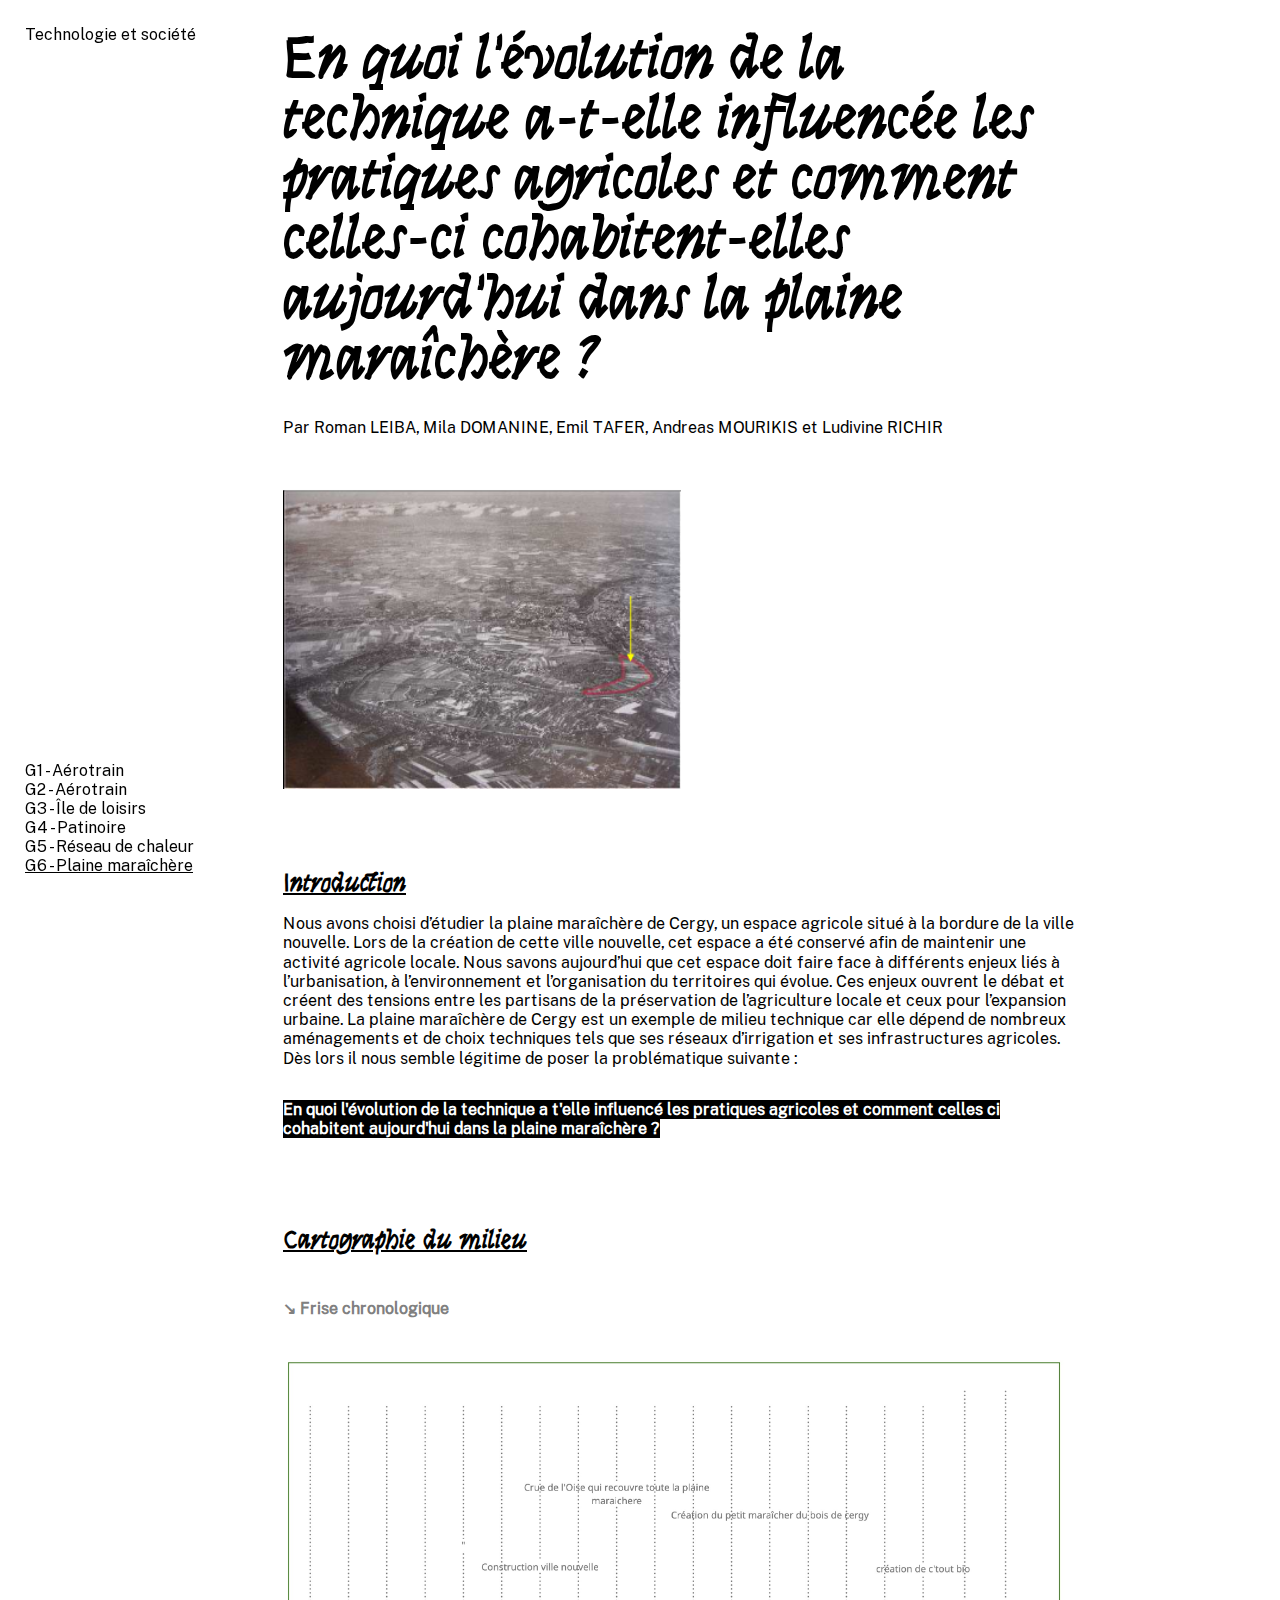
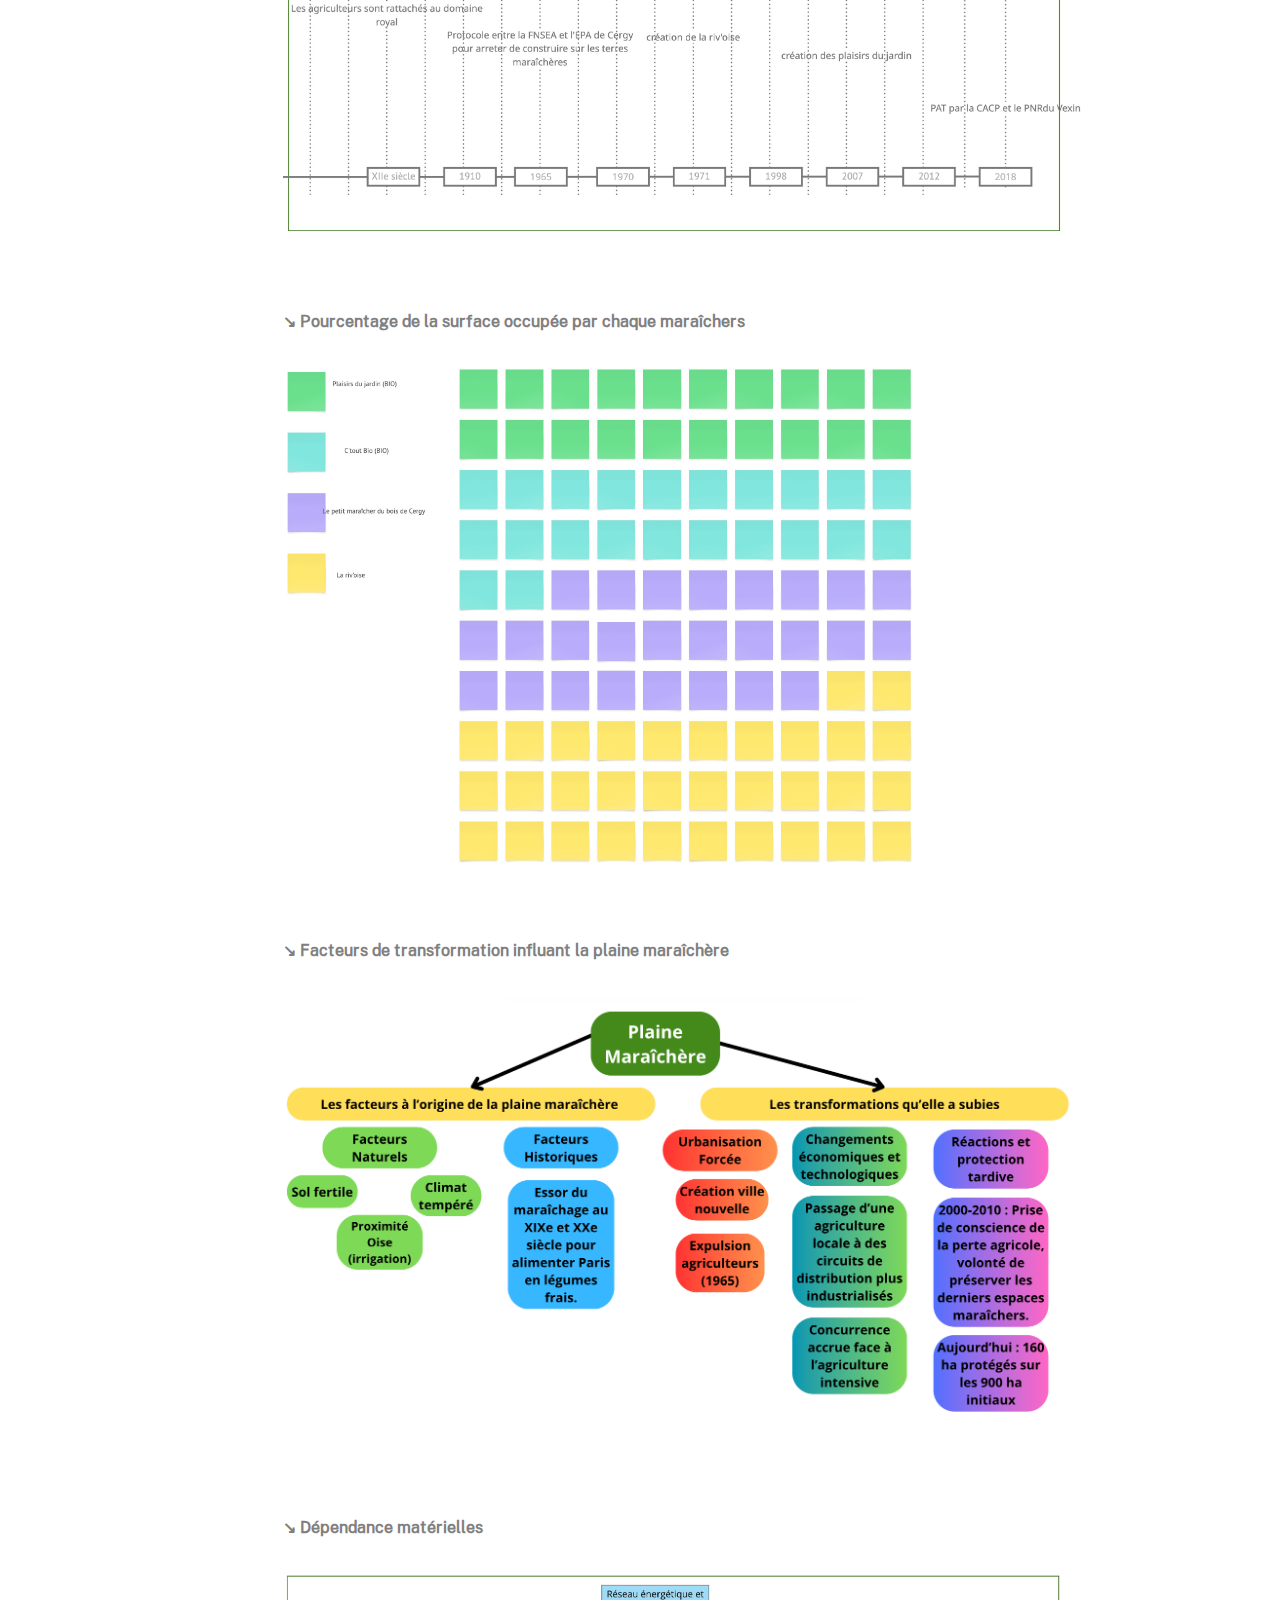
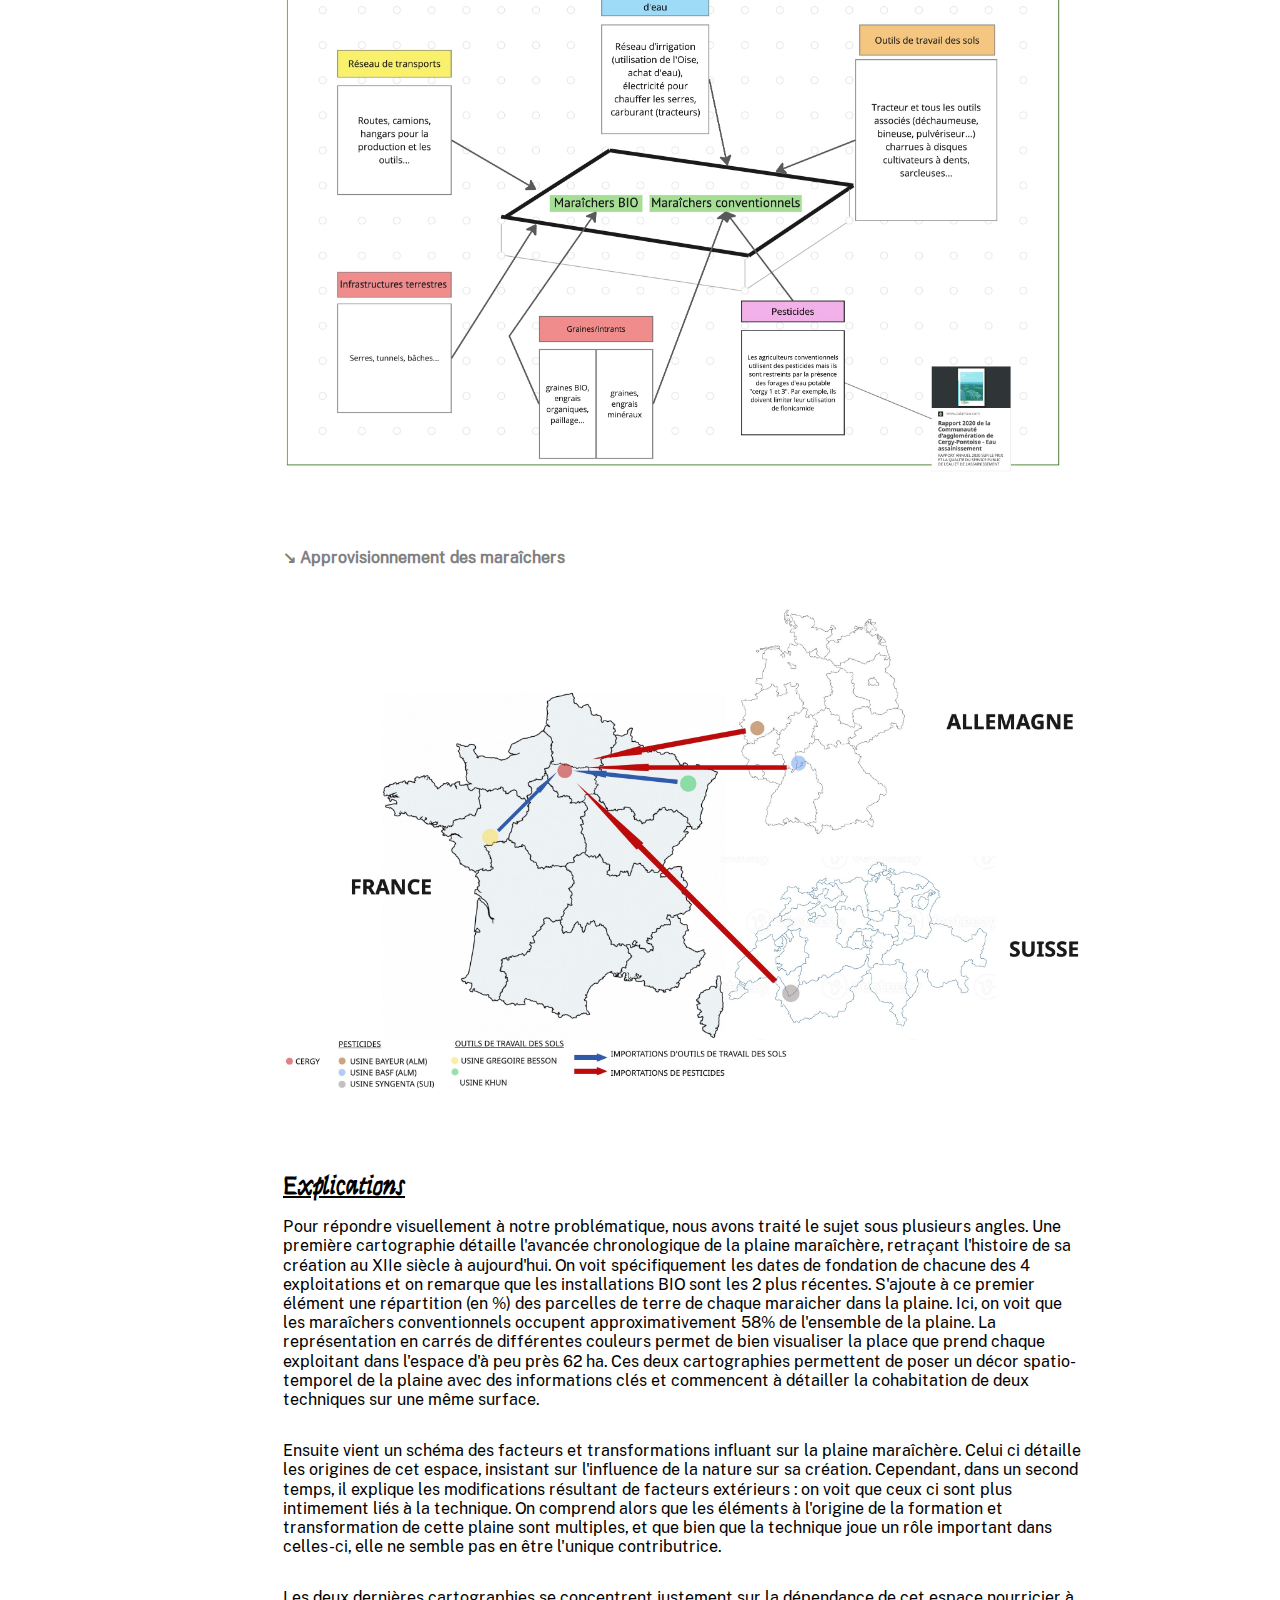
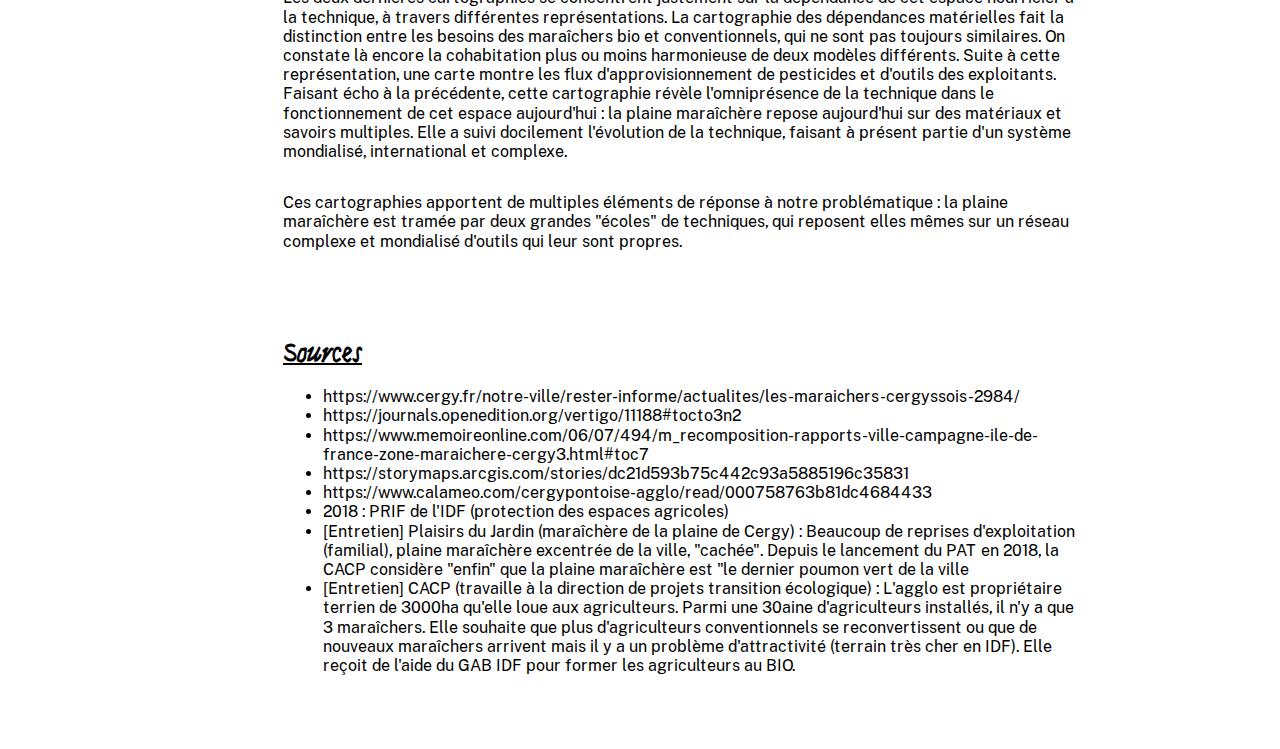
<file: cas-etude/g6.html>
<!DOCTYPE html>
<html lang="en">

<head>
    <meta charset="UTF-8">
    <meta name="viewport" content="width=device-width, initial-scale=1.0">
    <title>Technologie et société</title>
    <link rel="stylesheet" type="text/css" href="cas-etude.css">
</head>

<body>
    <div id="grid">
        <div class="colonne1">
            <a href="../index.html">Technologie et société</a>
            <nav>
                <a href="g1.html">G1 - Aérotrain</a>
                <a href="g2.html">G2 - Aérotrain</a>
                <a href="g3.html">G3 - Île de loisirs</a>
                <a href="g4.html">G4 - Patinoire</a>
                <a href="g5.html">G5 - Réseau de chaleur</a>
                <a href="g6.html" style="text-decoration: underline;">G6 - Plaine maraîchère</a>
            </nav>
        </div>
        <div class="colonne2">
            <h1>En quoi l'évolution de la technique a-t-elle influencée les pratiques agricoles et comment celles-ci cohabitent-elles aujourd'hui dans la plaine maraîchère ?</h1>
            <p>Par Roman LEIBA, Mila DOMANINE, Emil TAFER, Andreas MOURIKIS et Ludivine RICHIR</p>
            <img class="couv" src="../img/06-plaine-maraichere.png">

            <div class="blocdetexte">
                <h2>Introduction</h2>
                <p>Nous avons choisi d’étudier la plaine maraîchère de Cergy, un espace agricole situé à la bordure de la ville nouvelle. Lors de la création de cette ville nouvelle, cet espace a été conservé afin de maintenir une activité agricole locale. Nous savons aujourd’hui que cet espace doit faire face à différents enjeux liés à l’urbanisation, à l’environnement et l’organisation du territoires qui évolue. Ces enjeux ouvrent le débat et créent des tensions entre les partisans de la préservation de l’agriculture locale et ceux pour l’expansion urbaine. La plaine maraîchère de Cergy est un exemple de milieu technique car elle dépend de nombreux aménagements et de choix techniques tels que ses réseaux d’irrigation et ses infrastructures agricoles. Dès lors il nous semble légitime de poser la problématique suivante :</p>
                <p><b style="background-color: black; color: white;">En quoi l'évolution de la technique a t'elle influencé les pratiques agricoles et comment celles ci cohabitent aujourd'hui dans la plaine maraîchère ?</b></p>

            </div>
            <h2 class="cartographie">Cartographie du milieu</h2>

            <h3>↘︎ Frise chronologique</h3>
            <img class="cartographie" src="../img/06-frise-chronologique.jpg">

            <h3>↘︎ Pourcentage de la surface occupée par chaque maraîchers</h3>
            <img class="cartographie" src="../img/06-pourcentage-surface.jpg">

            <h3>↘︎ Facteurs de transformation influant la plaine maraîchère</h3>
            <img class="cartographie" src="../img/06-facteur-transformation.png">

            <h3>↘︎ Dépendance matérielles</h3>
            <img class="cartographie" src="../img/06-dependances.jpg">

            <h3>↘︎ Approvisionnement des maraîchers</h3>
            <img class="cartographie" src="../img/06-Approvisionnement.jpg">

            <div class="blocdetexte">
                <h2>Explications</h2>
                <p>
                    Pour répondre visuellement à notre problématique, nous avons traité le sujet sous plusieurs angles.
                    Une première cartographie détaille l'avancée chronologique de la plaine maraîchère, retraçant l'histoire de sa création au XIIe siècle à aujourd'hui. On voit spécifiquement les dates de fondation de chacune des 4 exploitations et on remarque que les installations BIO sont les 2 plus récentes.
                    S'ajoute à ce premier élément une répartition (en %) des parcelles de terre de chaque maraicher dans la plaine. Ici, on voit que les maraîchers conventionnels occupent approximativement 58% de l'ensemble de la plaine. La représentation en carrés de différentes couleurs permet de bien visualiser la place que prend chaque exploitant dans l'espace d'à peu près 62 ha.
                    Ces deux cartographies permettent de poser un décor spatio-temporel de la plaine avec des informations clés et commencent à détailler la cohabitation de deux techniques sur une même surface.
                </p>
                <p>
                    Ensuite vient un schéma des facteurs et transformations influant sur la plaine maraîchère. Celui ci détaille les origines de cet espace, insistant sur l'influence de la nature sur sa création. Cependant, dans un second temps, il explique les modifications résultant de facteurs extérieurs : on voit que ceux ci sont plus intimement liés à la technique.
                    On comprend alors que les éléments à l'origine de la formation et transformation de cette plaine sont multiples, et que bien que la technique joue un rôle important dans celles-ci, elle ne semble pas en être l'unique contributrice.
                </p>
                <p>
                    Les deux dernières cartographies se concentrent justement sur la dépendance de cet espace nourricier à la technique, à travers différentes représentations. La cartographie des dépendances matérielles fait la distinction entre les besoins des maraîchers bio et conventionnels, qui ne sont pas toujours similaires. On constate là encore la cohabitation plus ou moins harmonieuse de deux modèles différents.
                    Suite à cette représentation, une carte montre les flux d'approvisionnement de pesticides et d'outils des exploitants. Faisant écho à la précédente, cette cartographie révèle l'omniprésence de la technique dans le fonctionnement de cet espace aujourd'hui : la plaine maraîchère repose aujourd'hui sur des matériaux et savoirs multiples. Elle a suivi docilement l'évolution de la technique, faisant à présent partie d'un système mondialisé, international et complexe.
                </p>
                <p>
                    Ces cartographies apportent de multiples éléments de réponse à notre problématique : la plaine maraîchère est tramée par deux grandes "écoles" de techniques, qui reposent elles mêmes sur un réseau complexe et mondialisé d'outils qui leur sont propres.
                </p>
            </div>

            <div class="blocdetexte">
                <h2>Sources</h2>
                <ul style="margin-top: 25px;">
                    <li><a href="https://www.cergy.fr/notre-ville/rester-informe/actualites/les-maraichers-cergyssois-2984/">https://www.cergy.fr/notre-ville/rester-informe/actualites/les-maraichers-cergyssois-2984/</a></li>
                    <li><a href="https://journals.openedition.org/vertigo/11188#tocto3n2">https://journals.openedition.org/vertigo/11188#tocto3n2</a></li>
                    <li><a href="https://www.memoireonline.com/06/07/494/m_recomposition-rapports-ville-campagne-ile-de-france-zone-maraichere-cergy3.html#toc7">https://www.memoireonline.com/06/07/494/m_recomposition-rapports-ville-campagne-ile-de-france-zone-maraichere-cergy3.html#toc7</a></li>
                    <li><a href="https://storymaps.arcgis.com/stories/dc21d593b75c442c93a5885196c35831">https://storymaps.arcgis.com/stories/dc21d593b75c442c93a5885196c35831</a></li>
                    <li><a href="https://www.calameo.com/cergypontoise-agglo/read/000758763b81dc4684433">https://www.calameo.com/cergypontoise-agglo/read/000758763b81dc4684433</a></li>
                    <li><a href="https://data-iau-idf.opendata.arcgis.com/datasets/a3958526f1ca42a7a7d78c184c1d3d50_18/explore">2018 : PRIF de l'IDF (protection des espaces agricoles)</a></li>
                    <li>[Entretien] Plaisirs du Jardin (maraîchère de la plaine de Cergy) : Beaucoup de reprises d'exploitation (familial), plaine maraîchère excentrée de la ville, "cachée". Depuis le lancement du PAT en 2018, la CACP considère "enfin" que la plaine maraîchère est "le dernier poumon vert de la ville</li>
                    <li>[Entretien] CACP (travaille à la direction de projets transition écologique) : L'agglo est propriétaire terrien de 3000ha qu'elle loue aux agriculteurs. Parmi une 30aine d'agriculteurs installés, il n'y a que 3 maraîchers. Elle souhaite que plus d'agriculteurs conventionnels se reconvertissent ou que de nouveaux maraîchers arrivent mais il y a un problème d'attractivité (terrain très cher en IDF). Elle reçoit de l'aide du GAB IDF pour former les agriculteurs au BIO.</li>
                </ul>
            </div>
        </div>
    </div>
</body>

</html>
</file>
<file: style/main.css>
@font-face {
    font-family: synetactile;
    src: url(../font/SyneTactile-Regular.ttf);
}

@font-face {
    font-family: public;
    src: url(../font/PublicSans-Regular.ttf);
}

body {
    background-color: white;
    color: black;
}

#grid{
    width: 100%;
    height: 100%;
    display: grid;
    grid-template-columns: 1fr;
    position: relative;
}

.colonne1{
    font-family: public;
    display: flex;
    position: fixed;
    justify-content: space-between;
    flex-direction: column;
    height: 1fr;
    padding: 25px;
    top: 0;
    bottom: 0;
    left: 0;
}

nav{
    display: flex;
    justify-content: space-between;
    flex-direction: column;
}


a {
    text-decoration: none;
    color: black;
}

a:hover {
    text-decoration: underline;
}

img:hover {
    background: #e1e1e1;
    box-shadow: 0 0 0 2px black;
}


#infos {
    max-width: 100%;
    margin-left: 275px;
    margin-right: 0;
    padding: 0px;
}
h1 {
    font-family: synetactile;
    font-size: 60px;
}


#colonne2 {
    display: grid;
    grid-gap: 15px;
    grid-template-columns: 1fr;
    max-width: 900px;
    margin-left: 275px;
    margin-right: 50px;
    padding: 0px;
    height: 100%;
    margin-top: 30px;
}

article {
    display: flex;
    flex-direction: row;
    gap: 50px;
    top: 0;
}
  article figure {
    margin-inline: 0px;
    margin-block: 0px;
  }
  article figure img {
    height: 100%;
    min-height: 20vw;
    width: 20vw;
    object-fit: cover;
    align-items: left;
  }
  article header {
    display: flex;
    flex-direction: column;
  }


  h2 {
    font-family: synetactile;
    font-size: 2vw;
    margin-block-start: 0px;
    margin-bottom: 5px;
    display: inline-block;
    max-width: 33vw;
}

p {
    font-family: public;
    font-size: 16px;
}



@media (max-width: 800px){
    #grid {
        display: flex;
        flex-direction: column;
    }
    .colonne1 {
        font-family: public;
        display: flex;
        position: relative;
        justify-content: space-between;
        flex-direction: row;
        width: 1fr;
        padding: 25px 25px 100px 25px;
        top: 0;
        bottom: 0;
        left: 0;
        right: 0;
    }
    nav{
        display: flex;
        justify-content: space-between;
        flex-direction: column;
    }


    #colonne2 {
        grid-gap: 50px;
        margin-left: 25px;
        margin-right: 25px;
    }
    
    article {
        flex-direction: column;
        width: 100%;
        gap: 25px;
    }
      article figure {
        margin-inline: 0px;
        margin-block: 0px;
      }
      article figure img {
        height: 300px;
        width: 100%;
        object-fit: cover;
        align-items: left;
      }
      article header {
        display: flex;
        flex-direction: column;
      }
    
    
      h2 {
        font-family: synetactile;
        font-size: 48px;
        margin-block-start: 0px;
        margin-bottom: -10px;
        display: inline-block;
        max-width: 600px;
    }
    
    p {
        font-family: public;
        font-size: 16px;
    }
}
</file>
<file: cas-etude/cas-etude.css>
@font-face {
    font-family: synetactile;
    src: url(../font/SyneTactile-Regular.ttf);
}

@font-face {
    font-family: public;
    src: url(../font/PublicSans-Regular.ttf);
}

body {
    background-color: white;
    color: black;
}

#grid{
    width: 100%;
    height: 100%;
    display: grid;
    grid-template-columns: 1fr;
    position: relative;
}

.colonne1{
    font-family: public;
    display: flex;
    position: fixed;
    justify-content: space-between;
    flex-direction: column;
    height: 1fr;
    padding: 25px;
    top: 0;
    bottom: 0;
    left: 0;
}

nav{
    display: flex;
    justify-content: space-between;
    flex-direction: column;
}

.colonne2{
    padding: 50px;
    margin-left: 225px;
    margin-right: 50px;
    margin-top: 0px;
    max-width: 800px;
    line-height: 1.2em;
}

a {
    text-decoration: none;
    color: black;
}

a:hover {
    text-decoration: underline;
}

h1{
    font-family: synetactile;
    font-size: 60px;
    margin-block-start: -30px;
    display: inline-block;
    margin-bottom: 30px;
    max-width: 800px;
    line-height: 1em;
}

h2 {
    font-family: synetactile;
    text-decoration: underline;
    font-weight: light;
    font-size: 26px;
    margin-block-start: 60px;
    break-before: page;
}

h3 {
    font-family: public;
    font-size: 16px;
    color: grey;
    margin-top: 50px;
}

.blocdetexte{
    font-family: public;
    column-count: 1;
    column-gap: 25px;

}

p {
    font-family: public;
    margin-block-start: 0em;
    margin-block-end: 1,5em;
    orphans: 5;
    widows: 5;
    font-size: 16px;
    margin-block-end: 2em;
}

ol{
    margin-block-start: -1em;
    margin-block-end: 2em;
}

blockquote {
    font-family: monospace  ;
    font-style: italic;
    color: #aaaaaa;
}

img {
    width : auto;
    max-width: 800px;
    margin-top: 20px;
    margin-bottom: 20px;
    min-height: 300px;
    max-height: 500px;
    aspect-ratio: inherit;
}

ul {
    font-family: public;
    padding-inline-start: 30;
    margin-top: -20px;
}





@media (max-width: 800px){
    #grid {
        display: flex;
        flex-direction: column;
    }
    .colonne1 {
        font-family: public;
        display: flex;
        position: relative;
        justify-content: space-between;
        flex-direction: row;
        width: 1fr;
        padding: 25px 25px 100px 25px;
        top: 0;
        bottom: 0;
        left: 0;
        right: 0;
    }
    nav{
        display: flex;
        justify-content: space-between;
        flex-direction: column;
    }
    .colonne2 {
        flex: 1;
        margin-left: 0;
        margin-right: 0;
        padding: 25px;
    }
}







@page {
    size: 148.5mm 210mm;
    padding: 12mm;
    margin-bottom: 25mm;
    /*@bottom-center {
        content: counter(page);
        font-family: public;
    }*/
  }





@media print {
    #grid {
        display: flex;
        flex-direction: row;
    }
    .colonne1 {
        display: none
    }
    body {
        margin: 0;
        orphans: 5;
        widows: 5;
    }
    .colonne2 {
        flex: none;
        display:block;
        max-width: 100%;
        margin-left: 0;
        margin-right: 0;
        padding: 0px;
    }
    h1 {
        margin-block-start: 0px;
        font-size: 35pt;
    }
    img {
        width: 100%;
    }
    h2 {
        break-before: page;
        margin-top: 10pt;
        font-size: 28pt;
    }
    .blocdetexte {
        break-before: page;
        text-align: left;
    }
    p {
        font-size: 11pt;
        column-count: 1;
    }
    ul {
        font-size: 11pt;
    }
    ol{
        font-size: 11pt;
    }
    .cartographie {
        /*display: none;*/
    }
}
</file>
